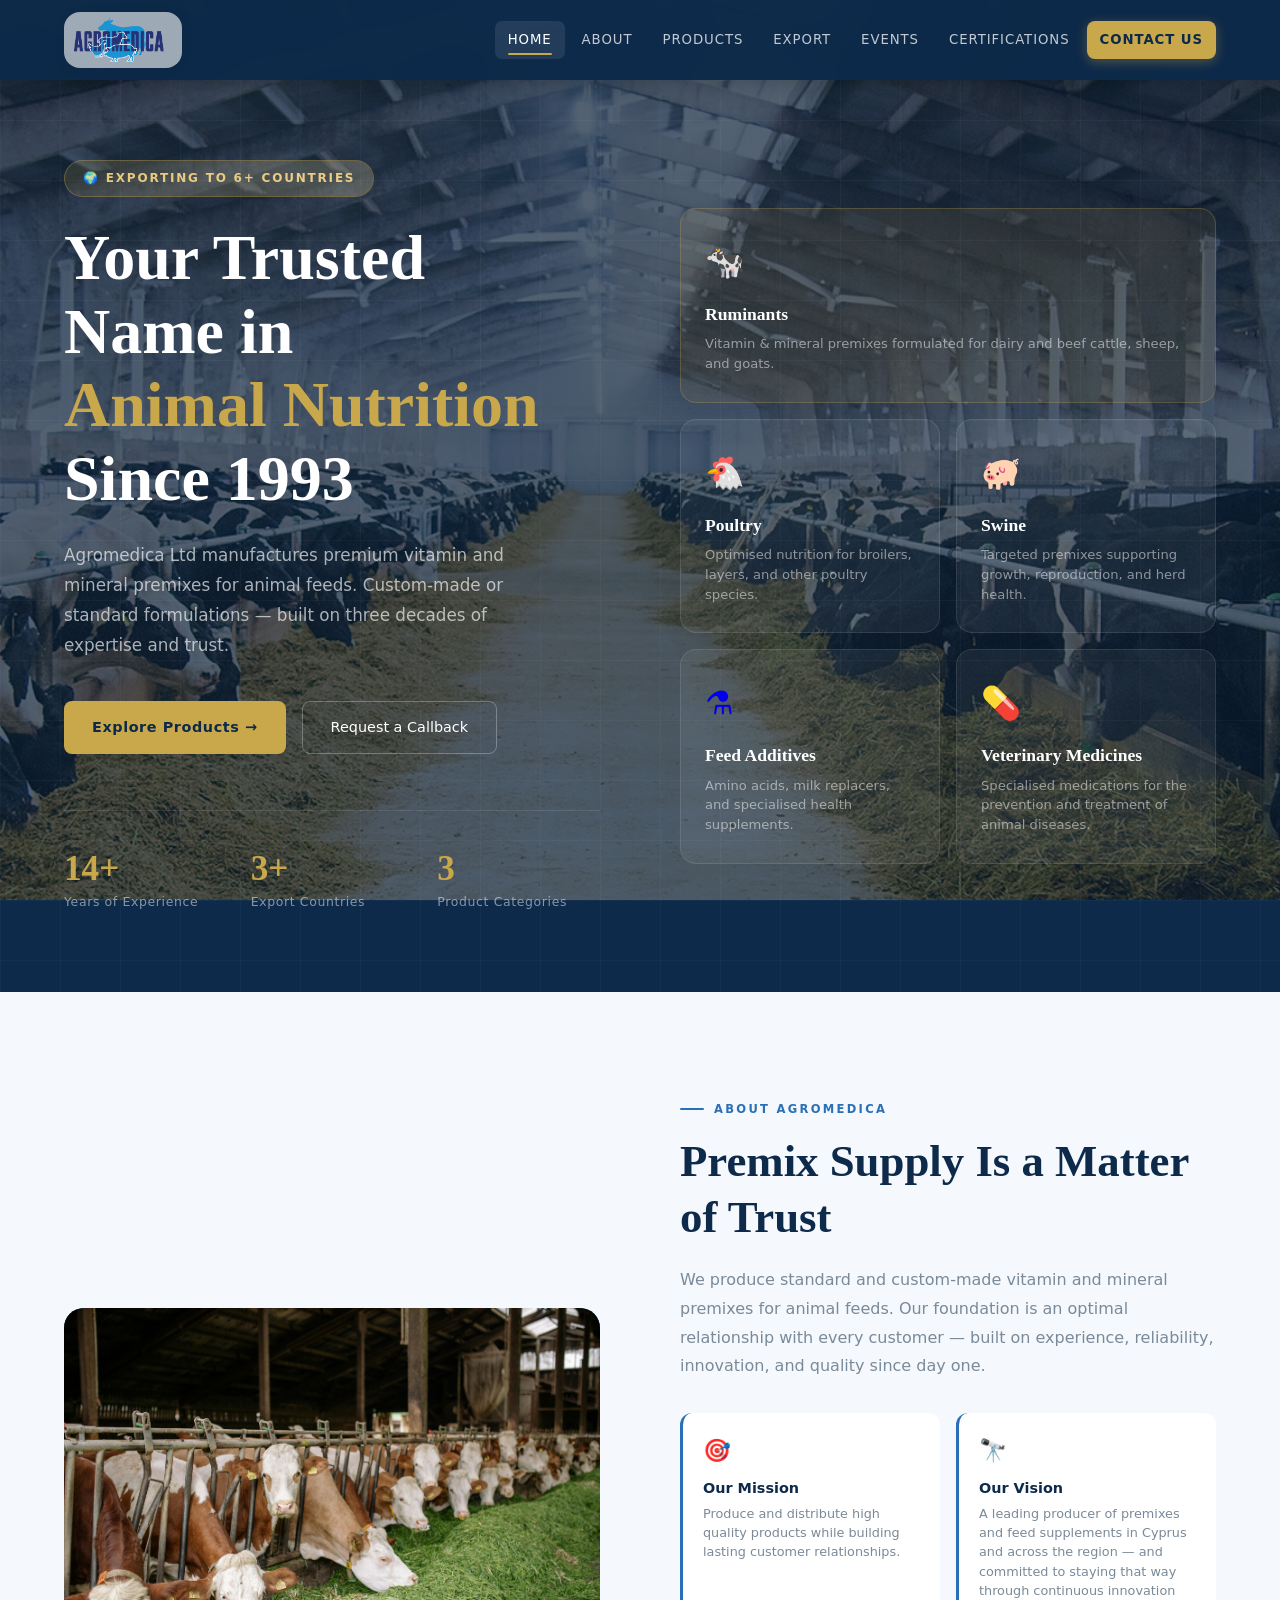
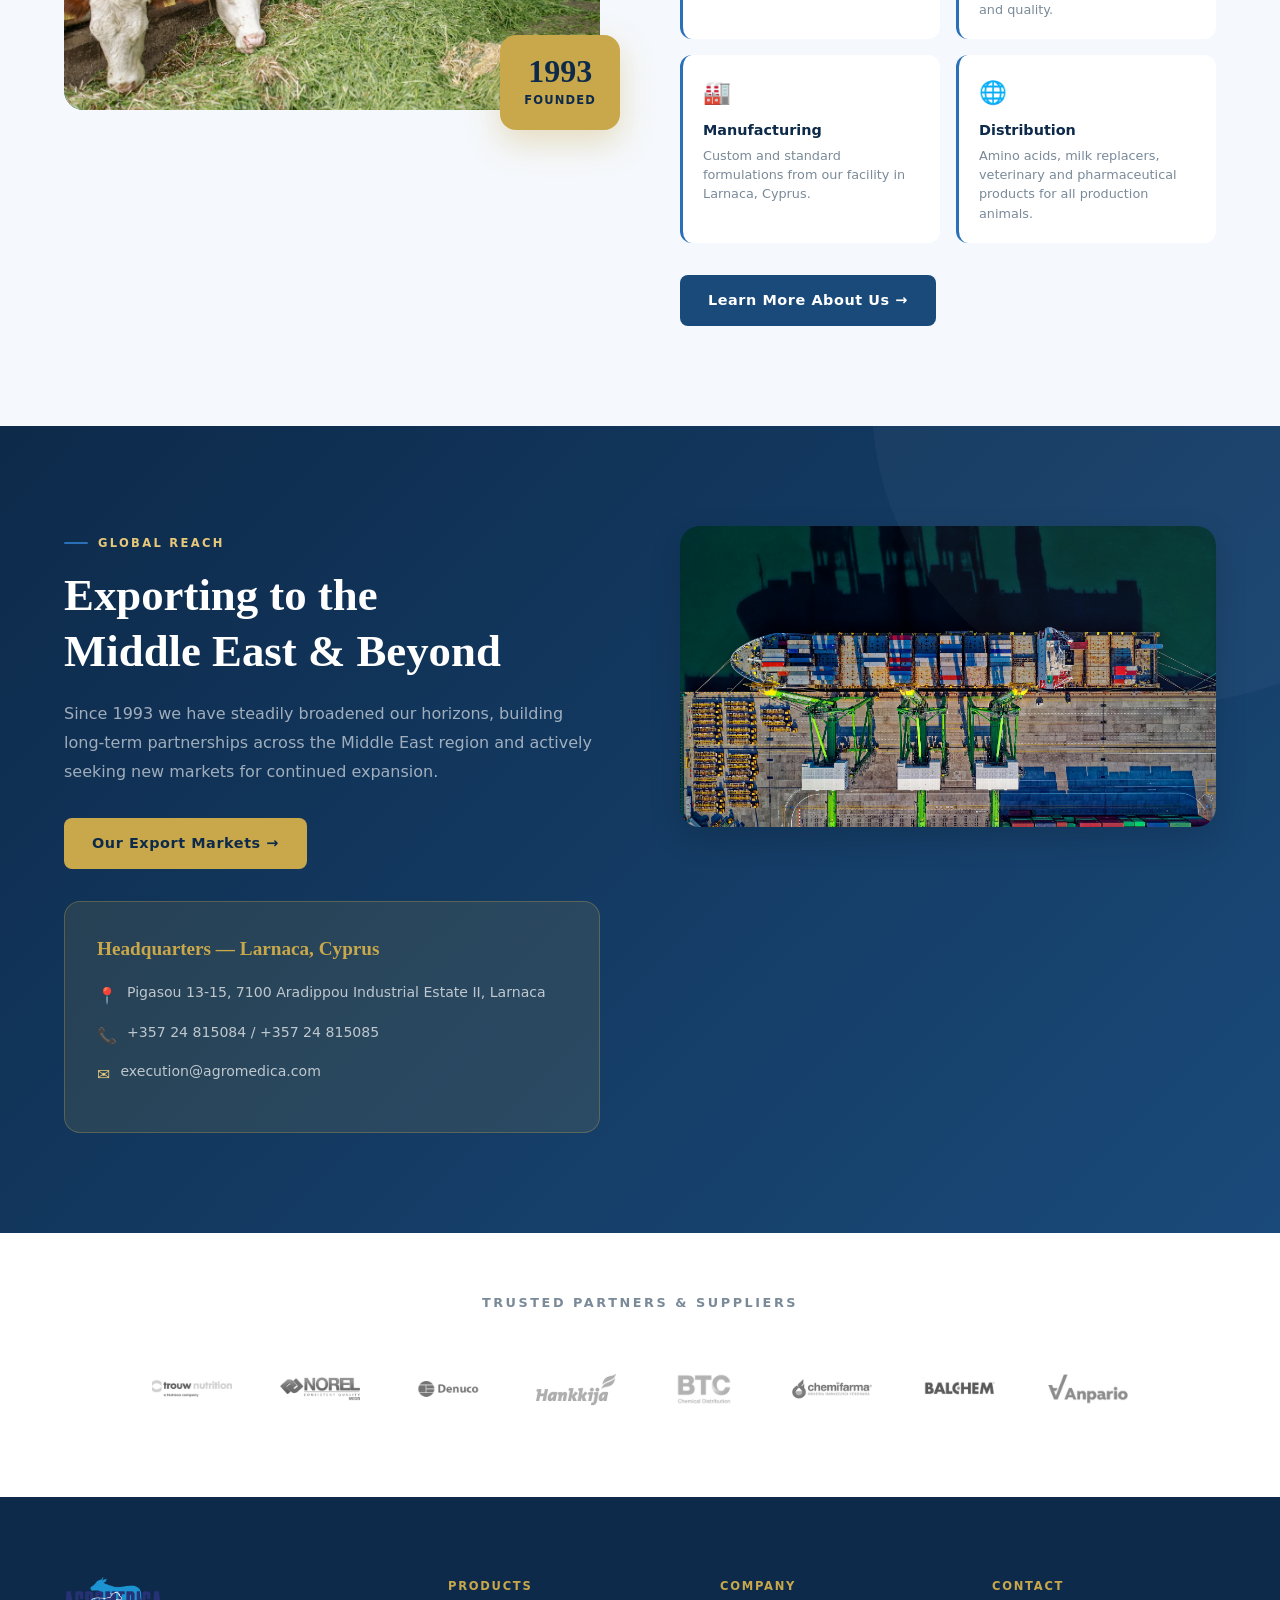
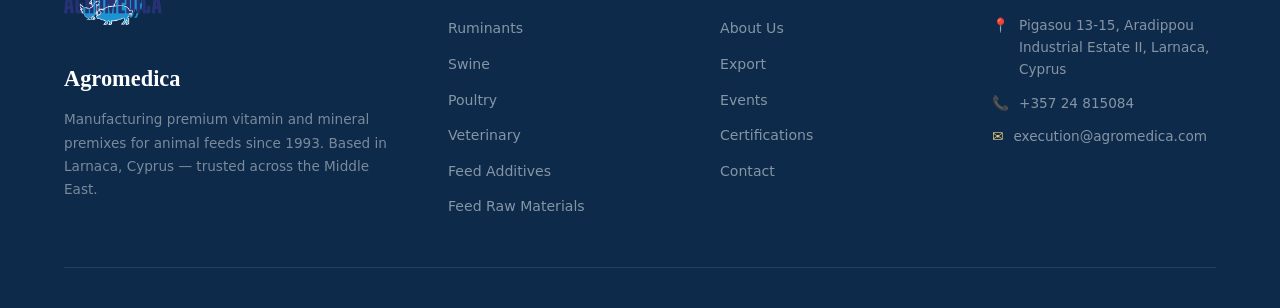
<file: index.html>
<!DOCTYPE html>
<html lang="en">
<head>
  <meta charset="UTF-8">
  <meta name="viewport" content="width=device-width, initial-scale=1.0">
  <title>Agromedica — Animal Nutrition Since 1993</title>
  <style>
/* ── Playfair Display — works offline via system fallback ── */
:root {
  --blue-dark: #0d2a4a;
  --blue-mid: #1a4a7a;
  --blue-accent: #2970b8;
  --blue-light: #5a9fd4;
  --blue-pale: #e8f2fb;
  --gold: #c9a84c;
  --gold-light: #e8c87a;
  --cream: #f5f8fc;
  --white: #ffffff;
  --gray-100: #f0f4f8;
  --gray-200: #dde6ef;
  --gray-500: #7a8a99;
  --gray-700: #3d4f60;
  --gray-900: #111e2d;
  --font-display: Georgia, 'Times New Roman', serif;
  --font-body: -apple-system, BlinkMacSystemFont, 'Segoe UI', system-ui, sans-serif;
  --nav-h: 80px;
  --ease: cubic-bezier(0.4, 0, 0.2, 1);
  --transition: 0.3s var(--ease);
}

*, *::before, *::after { box-sizing: border-box; margin: 0; padding: 0; }
html { scroll-behavior: smooth; }
body { font-family: var(--font-body); font-size: 16px; color: var(--gray-900); background: var(--white); line-height: 1.6; overflow-x: hidden; }

/* ── KEYFRAMES ── */
@keyframes fadeUp { from { opacity:0; transform:translateY(40px); } to { opacity:1; transform:translateY(0); } }
@keyframes fadeIn { from { opacity:0; } to { opacity:1; } }
@keyframes slideInLeft { from { opacity:0; transform:translateX(-60px); } to { opacity:1; transform:translateX(0); } }
@keyframes slideInRight { from { opacity:0; transform:translateX(60px); } to { opacity:1; transform:translateX(0); } }
@keyframes shimmer { 0% { background-position:-200% center; } 100% { background-position:200% center; } }
@keyframes float { 0%,100% { transform:translateY(0); } 50% { transform:translateY(-14px); } }
@keyframes spin-slow { from { transform:rotate(0deg); } to { transform:rotate(360deg); } }
@keyframes nav-drop { from { opacity:0; transform:translateY(-100%); } to { opacity:1; transform:translateY(0); } }
@keyframes particle { 0% { transform:translateY(0) rotate(0deg); opacity:.6; } 100% { transform:translateY(-100vh) rotate(720deg); opacity:0; } }
@keyframes gradient-shift { 0%,100% { background-position:0% 50%; } 50% { background-position:100% 50%; } }
@keyframes bar-grow { from { transform:scaleX(0); } to { transform:scaleX(1); } }
@keyframes pulse { 0%,100% { box-shadow:0 0 0 0 rgba(201,168,76,0.4); } 50% { box-shadow:0 0 0 12px rgba(201,168,76,0); } }

/* ── SCROLL REVEAL ── */
/* Reveal: only hide if JS adds .js-reveal-ready to <body> */
body.js-reveal-ready /* Reveal: only hide if JS adds .js-reveal-ready to <body> */
body.js-reveal-ready .reveal { opacity:0; transform:translateY(28px); transition:opacity .6s var(--ease), transform .6s var(--ease); }
body.js-reveal-ready .reveal.visible { opacity:1; transform:translateY(0); }
body.js-reveal-ready .reveal-left { opacity:0; transform:translateX(-40px); transition:opacity .6s var(--ease), transform .6s var(--ease); }
body.js-reveal-ready .reveal-left.visible { opacity:1; transform:translateX(0); }
body.js-reveal-ready .reveal-right { opacity:0; transform:translateX(40px); transition:opacity .6s var(--ease), transform .6s var(--ease); }
body.js-reveal-ready .reveal-right.visible { opacity:1; transform:translateX(0); }
.delay-1 { transition-delay:.1s!important; } .delay-2 { transition-delay:.2s!important; }
.delay-3 { transition-delay:.3s!important; } .delay-4 { transition-delay:.4s!important; }
.delay-5 { transition-delay:.5s!important; }

/* ── NAV ── */
nav {
  position:fixed; top:0; left:0; right:0; height:var(--nav-h);
  background:rgba(13,42,74,0.97);
  backdrop-filter:blur(16px); -webkit-backdrop-filter:blur(16px);
  display:flex; align-items:center; justify-content:space-between;
  padding:0 5%; z-index:1000;
  box-shadow:0 2px 24px rgba(0,0,0,0.25);
  animation:nav-drop .6s var(--ease) both;
}
.nav-logo {
  display:flex;
  align-items:center;
  gap:12px;
  text-decoration:none;
  transition:opacity var(--transition);
  background:rgba(255,255,255,0.6);
  padding:6px 18px 6px 10px;
  border-radius:16px;
  box-shadow:0 2px 12px rgba(0,0,0,0.07);
 }
.nav-logo:hover { opacity:.85; }
.nav-logo-icon {
  width:44px; height:44px; background:var(--gold); border-radius:10px;
  display:grid; place-items:center; font-size:20px;
  transition:transform var(--transition), box-shadow var(--transition);
}
.nav-logo:hover .nav-logo-icon { transform:rotate(-8deg) scale(1.1); box-shadow:0 6px 18px rgba(201,168,76,.5); }
.nav-logo-text { font-family:var(--font-display); font-size:1.4rem; font-weight:700; color:var(--white); letter-spacing:.02em; display:block; }
.nav-logo-sub { display:block; font-size:.6rem; font-weight:400; letter-spacing:.18em; text-transform:uppercase; color:var(--gold-light); line-height:1; }
.nav-links { display:flex; align-items:center; gap:4px; list-style:none; }
.nav-links li { opacity:0; animation:fadeIn .4s var(--ease) forwards; }
.nav-links li:nth-child(1){animation-delay:.15s} .nav-links li:nth-child(2){animation-delay:.22s}
.nav-links li:nth-child(3){animation-delay:.29s} .nav-links li:nth-child(4){animation-delay:.36s}
.nav-links li:nth-child(5){animation-delay:.43s} .nav-links li:nth-child(6){animation-delay:.5s}
.nav-links li:nth-child(7){animation-delay:.57s}
.nav-links a {
  font-size:.83rem; font-weight:500; letter-spacing:.07em; text-transform:uppercase;
  color:rgba(255,255,255,.75); text-decoration:none;
  padding:8px 13px; border-radius:7px; display:block; position:relative;
  transition:color var(--transition), background var(--transition);
}
.nav-links a::after {
  content:''; position:absolute; bottom:4px; left:13px; right:13px;
  height:2px; background:var(--gold); border-radius:2px;
  transform:scaleX(0); transform-origin:center;
  transition:transform var(--transition);
}
.nav-links a:hover, .nav-links a.active { color:var(--white); background:rgba(255,255,255,.09); }
.nav-links a:hover::after, .nav-links a.active::after { transform:scaleX(1); }
.nav-cta { background:var(--gold)!important; color:var(--blue-dark)!important; font-weight:700!important; border-radius:8px!important; box-shadow:0 3px 12px rgba(201,168,76,.35)!important; }
.nav-cta:hover { background:var(--gold-light)!important; transform:translateY(-2px)!important; box-shadow:0 6px 20px rgba(201,168,76,.5)!important; }
.nav-cta::after { display:none!important; }
.hamburger { display:none; flex-direction:column; gap:5px; cursor:pointer; padding:8px; border:none; background:transparent; }
.hamburger span { display:block; width:24px; height:2px; background:var(--white); border-radius:2px; transition:var(--transition); }

/* ── HERO ── */
.hero { min-height:100vh; padding-top:var(--nav-h); position:relative; display:flex; align-items:center; overflow:hidden; background:var(--blue-dark); }
.hero-bg {
  position:absolute; inset:0;
  background: linear-gradient(rgba(13,42,74,0.5), rgba(13,42,74,0.5)), url('images/slider-1.jpg') center/cover no-repeat;
  background-size: cover; background-position: center; background-attachment: fixed;
}
.hero-particles { position:absolute; inset:0; overflow:hidden; pointer-events:none; }
.hero-particles span { position:absolute; bottom:-20px; width:6px; height:6px; border-radius:50%; background:rgba(201,168,76,.4); animation:particle linear infinite; }
.hero-particles span:nth-child(1){left:10%;animation-duration:14s;animation-delay:0s;width:4px;height:4px}
.hero-particles span:nth-child(2){left:25%;animation-duration:18s;animation-delay:2s;width:7px;height:7px;background:rgba(90,159,212,.3)}
.hero-particles span:nth-child(3){left:40%;animation-duration:12s;animation-delay:4s;width:3px;height:3px}
.hero-particles span:nth-child(4){left:60%;animation-duration:20s;animation-delay:1s;width:8px;height:8px;background:rgba(90,159,212,.25)}
.hero-particles span:nth-child(5){left:75%;animation-duration:16s;animation-delay:3s;width:5px;height:5px}
.hero-particles span:nth-child(6){left:88%;animation-duration:11s;animation-delay:5s;width:3px;height:3px;background:rgba(232,200,122,.5)}
.hero-grid {
  position:absolute; inset:0;
  background-image:linear-gradient(rgba(255,255,255,.03) 1px,transparent 1px),linear-gradient(90deg,rgba(255,255,255,.03) 1px,transparent 1px);
  background-size:60px 60px; animation:fadeIn 2s ease both .8s; opacity:0;
}
.hero-content {
  position:relative; z-index:2; max-width:1280px; margin:0 auto;
  padding:80px 5%; display:grid; grid-template-columns:1fr 1fr; gap:80px; align-items:center; width:100%;
}
.hero-badge {
  display:inline-flex; align-items:center; gap:8px;
  background:rgba(201,168,76,.15); border:1px solid rgba(201,168,76,.35);
  color:var(--gold-light); font-size:.75rem; font-weight:600; letter-spacing:.15em; text-transform:uppercase;
  padding:8px 18px; border-radius:100px; margin-bottom:24px;
  animation:fadeUp .7s var(--ease) both .3s; position:relative; overflow:hidden;
}
.hero-badge::after { content:''; position:absolute; inset:0; background:linear-gradient(90deg,transparent,rgba(255,255,255,.12),transparent); background-size:200% 100%; animation:shimmer 2.5s ease infinite; }
.hero-title { font-family:var(--font-display); font-size:clamp(2.4rem,5vw,4rem); font-weight:700; color:var(--white); line-height:1.15; margin-bottom:24px; animation:fadeUp .7s var(--ease) both .5s; }
.hero-title em { font-style:normal; color:var(--gold); }
.hero-desc { font-size:1.05rem; color:rgba(255,255,255,.65); line-height:1.8; margin-bottom:40px; max-width:480px; animation:fadeUp .7s var(--ease) both .65s; }
.hero-actions { display:flex; gap:16px; flex-wrap:wrap; animation:fadeUp .7s var(--ease) both .8s; }
.hero-stats { display:grid; grid-template-columns:repeat(3,1fr); gap:24px; margin-top:56px; padding-top:40px; border-top:1px solid rgba(255,255,255,.1); animation:fadeUp .7s var(--ease) both .95s; }
.hero-stat-num { font-family:var(--font-display); font-size:2.2rem; font-weight:700; color:var(--gold); line-height:1; }
.hero-stat-label { font-size:.78rem; color:rgba(255,255,255,.5); font-weight:400; letter-spacing:.05em; margin-top:6px; }
.hero-visual { animation:slideInRight .9s var(--ease) both .6s; }
.hero-cards { display:grid; grid-template-columns:1fr 1fr; gap:16px; }
.hero-card { background:rgba(255,255,255,.06); border:1px solid rgba(255,255,255,.1); border-radius:16px; padding:28px 24px; transition:background var(--transition),border-color var(--transition),transform .4s var(--ease),box-shadow .4s var(--ease); text-decoration:none; display:block; overflow:hidden; }
.hero-card:hover { background:rgba(255,255,255,.11); border-color:rgba(201,168,76,.45); transform:translateY(-8px); box-shadow:0 20px 48px rgba(0,0,0,.3); }
.hero-card:first-child { grid-column:1/-1; background:rgba(201,168,76,.1); border-color:rgba(201,168,76,.25); }
.hero-card:first-child:hover { background:rgba(201,168,76,.17); border-color:rgba(201,168,76,.55); }
.hero-card-icon { font-size:2rem; margin-bottom:12px; transition:transform .4s var(--ease); }
.hero-card:hover .hero-card-icon { transform:scale(1.05) rotate(-5deg); }
.hero-card-title { font-family:var(--font-display); font-size:1.1rem; font-weight:600; color:var(--white); margin-bottom:6px; }
.hero-card-desc { font-size:.82rem; color:rgba(255,255,255,.5); line-height:1.5; }

/* ── BUTTONS ── */
.btn-primary { display:inline-flex; align-items:center; gap:8px; background:var(--gold); color:var(--blue-dark); font-family:var(--font-body); font-weight:700; font-size:.9rem; letter-spacing:.04em; padding:14px 28px; border-radius:8px; text-decoration:none; transition:background var(--transition),transform var(--transition),box-shadow var(--transition); border:none; cursor:pointer; }
.btn-primary:hover { background:var(--gold-light); transform:translateY(-3px); box-shadow:0 10px 28px rgba(201,168,76,.4); }
.btn-primary:active { transform:translateY(-1px); }
.btn-outline { display:inline-flex; align-items:center; gap:8px; background:transparent; color:var(--white); font-family:var(--font-body); font-weight:500; font-size:.9rem; padding:14px 28px; border-radius:8px; text-decoration:none; border:1.5px solid rgba(255,255,255,.28); transition:border-color var(--transition),background var(--transition),transform var(--transition); cursor:pointer; }
.btn-outline:hover { border-color:rgba(255,255,255,.65); background:rgba(255,255,255,.07); transform:translateY(-2px); }

/* ── SECTIONS ── */
.section { padding:100px 5%; }
.section-inner { max-width:1280px; margin:0 auto; }
.section-label { display:inline-flex; align-items:center; gap:10px; font-size:.72rem; font-weight:700; letter-spacing:.2em; text-transform:uppercase; color:var(--blue-accent); margin-bottom:16px; }
.section-label::before { content:''; width:24px; height:2px; background:var(--blue-accent); border-radius:2px; display:block; transform-origin:left; }
.section-title { font-family:var(--font-display); font-size:clamp(1.8rem,3.5vw,2.8rem); font-weight:700; color:var(--blue-dark); line-height:1.25; margin-bottom:20px; }
.section-title.light { color:var(--white); }
.section-desc { font-size:1rem; color:var(--gray-500); line-height:1.8; max-width:600px; }

/* ── ABOUT ── */
.about-strip { background:var(--cream); }
.about-grid { display:grid; grid-template-columns:1fr 1fr; gap:80px; align-items:center; }
.about-image-wrap { position:relative; }
.about-image-placeholder {
  width:100%;
  aspect-ratio:4/3;
  border-radius:20px;
  overflow:hidden;
  position:relative;
  background:linear-gradient(135deg,var(--blue-mid),var(--blue-accent));
  transition:transform .6s var(--ease),box-shadow .6s var(--ease);
}
.about-image-placeholder img {
  width:100%;
  height:100%;
  object-fit:cover;
  display:block;
  position:absolute;
  inset:0;
}
.about-image-placeholder:hover { transform:scale(1.02) rotate(.5deg); box-shadow:0 24px 60px rgba(13,42,74,.2); }
.about-badge { position:absolute; bottom:-20px; right:-20px; background:var(--gold); color:var(--blue-dark); border-radius:16px; padding:20px 24px; text-align:center; box-shadow:0 12px 32px rgba(201,168,76,.35); animation:float 4s ease-in-out infinite; }
.about-badge-num { font-family:var(--font-display); font-size:2rem; font-weight:900; line-height:1; }
.about-badge-text { font-size:.72rem; font-weight:600; letter-spacing:.1em; text-transform:uppercase; margin-top:4px; }
.about-pillars { display:grid; grid-template-columns:1fr 1fr; gap:16px; margin-top:32px; }
.pillar { background:var(--white); border-radius:12px; padding:20px; border-left:3px solid var(--blue-accent); transition:transform var(--transition),box-shadow var(--transition),border-color var(--transition); }
.pillar:hover { transform:translateX(5px); box-shadow:0 8px 24px rgba(13,42,74,.1); border-color:var(--gold); }
.pillar-icon { font-size:1.4rem; margin-bottom:8px; transition:transform var(--transition); }
.pillar:hover .pillar-icon { transform:scale(1.1); }
.pillar-title { font-weight:600; font-size:.9rem; color:var(--blue-dark); margin-bottom:4px; }
.pillar-text { font-size:.8rem; color:var(--gray-500); line-height:1.5; }

/* ── PRODUCTS ── */
.products-section { background:var(--white); }
.product-filters { display:flex; gap:10px; flex-wrap:wrap; margin:32px 0; }
.filter-btn { padding:8px 18px; border-radius:100px; border:1.5px solid var(--gray-200); background:transparent; font-family:var(--font-body); font-size:.82rem; font-weight:500; color:var(--gray-700); cursor:pointer; transition:background var(--transition),border-color var(--transition),color var(--transition),transform var(--transition); }
.filter-btn:hover { transform:translateY(-2px); }
.filter-btn:hover,.filter-btn.active { background:var(--blue-mid); border-color:var(--blue-mid); color:var(--white); }
.products-grid { display:grid; grid-template-columns:repeat(auto-fill,minmax(300px,1fr)); gap:24px; }
.product-card { background:var(--cream); border-radius:16px; overflow:hidden; border:1px solid var(--gray-200); transition:transform .4s var(--ease),box-shadow .4s var(--ease),border-color var(--transition); text-decoration:none; display:block; }
.product-card:hover { transform:translateY(-8px) scale(1.01); box-shadow:0 24px 52px rgba(13,42,74,.13); border-color:var(--blue-light); }
.product-card-header { padding:32px; display:flex; align-items:center; gap:16px; }
.product-icon { width:60px; height:60px; border-radius:12px; display:grid; place-items:center; font-size:1.8rem; flex-shrink:0; transition:transform .4s var(--ease); }
.product-card:hover .product-icon { transform:rotate(-8deg) scale(1.15); }
.product-card-body { padding:0 32px 32px; }
.product-category { font-size:.7rem; font-weight:700; letter-spacing:.15em; text-transform:uppercase; color:var(--blue-accent); margin-bottom:6px; }
.product-name { font-family:var(--font-display); font-size:1.15rem; font-weight:600; color:var(--blue-dark); margin-bottom:10px; line-height:1.3; }
.product-desc { font-size:.85rem; color:var(--gray-500); line-height:1.6; }
.product-tag { display:inline-block; margin-top:14px; font-size:.75rem; font-weight:600; color:var(--blue-accent); background:rgba(41,112,184,.1); border-radius:100px; padding:4px 12px; transition:background var(--transition),color var(--transition); }
.product-card:hover .product-tag { background:var(--blue-accent); color:var(--white); }

/* ── EXPORT ── */
.export-section { background:linear-gradient(135deg,var(--blue-dark) 0%,var(--blue-mid) 100%); position:relative; overflow:hidden; }
.export-section::before { content:''; position:absolute; top:-40%; right:-15%; width:600px; height:600px; border-radius:50%; background:rgba(255,255,255,.03); animation:spin-slow 40s linear infinite; pointer-events:none; }
.export-grid { display:grid; grid-template-columns:1fr 1fr; gap:80px; align-items:start; }
.export-countries { display:grid; grid-template-columns:1fr 1fr; gap:14px; margin-top:32px; }
.country-card { background:rgba(255,255,255,.07); border:1px solid rgba(255,255,255,.12); border-radius:12px; padding:18px 20px; display:flex; align-items:center; gap:12px; transition:background var(--transition),border-color var(--transition),transform var(--transition); cursor:default; }
.country-card:hover { background:rgba(255,255,255,.13); border-color:rgba(201,168,76,.45); transform:translateX(5px); }
.country-flag { font-size:1.6rem; transition:transform var(--transition); }
.country-card:hover .country-flag { transform:scale(1.2); }
.country-name { font-weight:600; font-size:.9rem; color:var(--white); }
.country-detail { font-size:.75rem; color:rgba(255,255,255,.5); margin-top:2px; }
.hq-card { background:rgba(201,168,76,.12); border:1px solid rgba(201,168,76,.3); border-radius:16px; padding:32px; margin-top:32px; transition:background var(--transition),border-color var(--transition); }
.hq-card:hover { background:rgba(201,168,76,.18); border-color:rgba(201,168,76,.5); }
.hq-card h4 { font-family:var(--font-display); font-size:1.2rem; color:var(--gold); margin-bottom:16px; }
.hq-detail { display:flex; align-items:flex-start; gap:10px; margin-bottom:12px; font-size:.88rem; color:rgba(255,255,255,.7); }
.hq-icon { font-size:1rem; flex-shrink:0; margin-top:2px; color:var(--gold-light); }

/* ── EVENTS ── */
.events-section { background:var(--gray-100); }
.events-tabs { display:flex; margin:32px 0; border-radius:10px; overflow:hidden; border:1.5px solid var(--gray-200); width:fit-content; }
.events-tab { padding:10px 24px; font-family:var(--font-body); font-size:.85rem; font-weight:600; border:none; background:var(--white); color:var(--gray-500); cursor:pointer; transition:background var(--transition),color var(--transition); }
.events-tab.active { background:var(--blue-mid); color:var(--white); }
.events-tab:hover:not(.active) { background:var(--gray-200); }
.events-grid { display:grid; grid-template-columns:repeat(auto-fill,minmax(340px,1fr)); gap:24px; }
.event-card { background:var(--white); border-radius:16px; overflow:hidden; border:1px solid var(--gray-200); transition:transform .4s var(--ease),box-shadow .4s var(--ease); display:flex; flex-direction:column; }
.event-card:hover { transform:translateY(-6px); box-shadow:0 20px 48px rgba(13,42,74,.12); }
.event-card-banner { height:6px; background:var(--blue-accent); }
.event-card-banner.upcoming { background:var(--gold); }
.event-card-banner.past { background:var(--gray-500); }
.event-card-body { padding:28px; flex:1; }
.event-date-badge { display:inline-flex; align-items:center; gap:6px; font-size:.75rem; font-weight:700; letter-spacing:.1em; text-transform:uppercase; padding:6px 12px; border-radius:100px; margin-bottom:16px; }
.event-date-badge.upcoming { background:rgba(201,168,76,.12); color:#1a5a8a; }
.event-date-badge.past { background:var(--gray-200); color:var(--gray-500); }
.event-name { font-family:var(--font-display); font-size:1.2rem; font-weight:700; color:var(--blue-dark); margin-bottom:8px; line-height:1.3; }
.event-location { font-size:.85rem; color:var(--gray-500); display:flex; align-items:center; gap:6px; margin-bottom:12px; }
.event-desc { font-size:.85rem; color:var(--gray-700); line-height:1.6; }
.event-card-footer { padding:16px 28px; border-top:1px solid var(--gray-200); display:flex; align-items:center; justify-content:space-between; }
.event-type-tag { font-size:.72rem; font-weight:600; letter-spacing:.1em; text-transform:uppercase; color:var(--blue-accent); }
.event-link { font-size:.82rem; font-weight:600; color:var(--blue-mid); text-decoration:none; display:flex; align-items:center; gap:4px; transition:color var(--transition),gap var(--transition); }
.event-link:hover { color:var(--gold); gap:8px; }

/* ── PARTNERS ── */
.partners-section { background:var(--white); padding:60px 5%; }
.partners-inner { max-width:1280px; margin:0 auto; text-align:center; }
.partners-title { font-size:.8rem; font-weight:700; letter-spacing:.2em; text-transform:uppercase; color:var(--gray-500); margin-bottom:36px; }
.partners-logos { display:flex; align-items:center; justify-content:center; gap:48px; flex-wrap:wrap; }
.partner-logo { height:80px; max-width:220px; opacity:.7; filter:grayscale(1); transition:opacity .4s var(--ease),filter .4s var(--ease),transform .4s var(--ease); object-fit:contain; cursor:pointer; }
.partner-logo:hover { opacity:1; filter:grayscale(0); transform:scale(1.22) translateY(-10px); }

/* ── FOOTER ── */
footer { background:var(--blue-dark); padding:80px 5% 40px; }
.footer-inner { max-width:1280px; margin:0 auto; }
.footer-grid { display:grid; grid-template-columns:1.5fr 1fr 1fr 1fr; gap:48px; padding-bottom:48px; border-bottom:1px solid rgba(255,255,255,.1); }
.footer-brand-name { font-family:var(--font-display); font-size:1.4rem; font-weight:700; color:var(--white); margin:16px 0 12px; }
.footer-brand-desc { font-size:.85rem; color:rgba(255,255,255,.45); line-height:1.7; }
.footer-col-title { font-size:.72rem; font-weight:700; letter-spacing:.15em; text-transform:uppercase; color:var(--gold); margin-bottom:20px; }
.footer-links { list-style:none; display:flex; flex-direction:column; gap:10px; }
.footer-links a { font-size:.88rem; color:rgba(255,255,255,.5); text-decoration:none; transition:color var(--transition),padding-left var(--transition); }
.footer-links a:hover { color:var(--white); padding-left:6px; }
.footer-contact-item { display:flex; gap:10px; margin-bottom:12px; font-size:.85rem; color:rgba(255,255,255,.5); }
.footer-contact-icon { color:var(--gold-light); flex-shrink:0; }
.footer-bottom { display:flex; align-items:center; justify-content:space-between; padding-top:32px; font-size:.8rem; color:rgba(255,255,255,.3); flex-wrap:wrap; gap:12px; }

/* ── PAGE HEADER ── */
.page-header { padding:calc(var(--nav-h) + 60px) 5% 80px; background:linear-gradient(135deg,var(--blue-dark) 0%,var(--blue-mid) 100%); position:relative; overflow:hidden; }
.page-header::before { content:''; position:absolute; inset:0; background:radial-gradient(ellipse 70% 70% at 80% 50%,rgba(201,168,76,.08),transparent 60%),linear-gradient(rgba(255,255,255,.02) 1px,transparent 1px),linear-gradient(90deg,rgba(255,255,255,.02) 1px,transparent 1px); background-size:auto,50px 50px,50px 50px; }
.page-header-inner { max-width:1280px; margin:0 auto; position:relative; z-index:1; }
.page-header-title { font-family:var(--font-display); font-size:clamp(2rem,5vw,3.5rem); font-weight:700; color:var(--white); margin-bottom:16px; animation:slideInLeft .7s var(--ease) both .2s; }
.page-header-desc { font-size:1.05rem; color:rgba(255,255,255,.6); max-width:580px; line-height:1.7; animation:slideInLeft .7s var(--ease) both .35s; }
.breadcrumb { display:flex; align-items:center; gap:8px; font-size:.8rem; color:rgba(255,255,255,.4); margin-bottom:20px; animation:fadeIn .6s var(--ease) both .1s; }
.breadcrumb a { color:var(--gold-light); text-decoration:none; transition:color var(--transition); }
.breadcrumb a:hover { color:var(--gold); }

/* ── CERTS ── */
.certs-grid { display:grid; grid-template-columns:repeat(auto-fill,minmax(260px,1fr)); gap:24px; margin-top:40px; }
.cert-card { background:var(--cream); border:1px solid var(--gray-200); border-radius:16px; padding:32px; text-align:center; transition:transform .4s var(--ease),box-shadow .4s var(--ease),border-color var(--transition); }
.cert-card:hover { transform:translateY(-6px) scale(1.02); box-shadow:0 16px 40px rgba(13,42,74,.1); border-color:var(--blue-light); }
.cert-icon { font-size:2.5rem; margin-bottom:16px; transition:transform .4s var(--ease); }
.cert-card:hover .cert-icon { transform:rotate(-10deg) scale(1.3); }
.cert-name { font-family:var(--font-display); font-size:1.1rem; font-weight:600; color:var(--blue-dark); margin-bottom:8px; }
.cert-desc { font-size:.82rem; color:var(--gray-500); line-height:1.6; }

/* ── CONTACT ── */
.contact-grid { display:grid; grid-template-columns:1fr 1.4fr; gap:64px; align-items:start; }
.contact-form { background:var(--cream); border-radius:20px; padding:48px; }
.form-row { display:grid; grid-template-columns:1fr 1fr; gap:20px; }
.form-group { margin-bottom:20px; }
.form-group label { display:block; font-size:.82rem; font-weight:600; color:var(--blue-dark); margin-bottom:8px; }
.form-group input,.form-group select,.form-group textarea { width:100%; padding:12px 16px; border:1.5px solid var(--gray-200); border-radius:8px; font-family:var(--font-body); font-size:.9rem; color:var(--gray-900); background:var(--white); transition:border-color var(--transition),box-shadow var(--transition); outline:none; }
.form-group input:focus,.form-group select:focus,.form-group textarea:focus { border-color:var(--blue-accent); box-shadow:0 0 0 3px rgba(41,112,184,.12); }
.form-group textarea { resize:vertical; min-height:120px; }

/* ── RESPONSIVE ── */
@media (max-width:1024px) {
  .hero-content,.about-grid,.export-grid,.contact-grid { grid-template-columns:1fr; gap:48px; }
  .footer-grid { grid-template-columns:1fr 1fr; }
}



.nav-logo-img {
  height: 44px;
  width: auto;
  object-fit: contain;
  display: block;
  transition: opacity 0.3s ease;
}
.nav-logo:hover .nav-logo-img { opacity: 0.85; }
/* Remove old icon styles that no longer apply */
.nav-logo-icon { display: none; }
.nav-logo-text { display: none; }
.nav-logo-sub  { display: none; }


/* ── OVERFLOW FIX: prevent hover transforms from causing page overflow */
.about-strip, .section, .partners-section { overflow: hidden; }
.about-image-wrap { overflow: visible; }
.about-image-placeholder:hover { transform: scale(1.02); } /* remove rotate that causes overflow */
.pillar:hover { transform: translateX(3px); }
.country-card:hover { transform: translateX(3px); }
.hero-card:hover { transform: translateY(-6px); }
.product-card:hover { transform: translateY(-6px); }


.hamburger.active span:nth-child(1) { transform: translateY(7px) rotate(45deg); }
.hamburger.active span:nth-child(2) { opacity: 0; }
.hamburger.active span:nth-child(3) { transform: translateY(-7px) rotate(-45deg); }





@media (max-width:768px) {
  .nav-links { display:none !important; }
  .nav-links.open {
    display:flex !important;
    flex-direction:column;
    position:fixed;
    top:var(--nav-h); left:0; right:0;
    background:rgba(13,42,74,0.98);
    backdrop-filter:blur(20px);
    -webkit-backdrop-filter:blur(20px);
    padding:24px 5% 36px;
    border-top:1px solid rgba(255,255,255,0.12);
    gap:6px;
    z-index:999;
    box-shadow:0 16px 48px rgba(0,0,0,0.4);
    /* Smooth slide-down animation */
    transform-origin:top center;
    animation:menuSlideDown 0.28s cubic-bezier(0.4,0,0.2,1) both;
  }
  @keyframes menuSlideDown {
    from { opacity:0; transform:translateY(-12px) scaleY(0.95); }
    to   { opacity:1; transform:translateY(0) scaleY(1); }
  }
  .nav-links.open li { opacity:1 !important; animation:none !important; }
  .nav-links.open a {
    font-size:1rem; padding:13px 16px; border-radius:8px;
    border-bottom:1px solid rgba(255,255,255,0.06);
  }
  .nav-links.open a:last-child { border-bottom:none; }
  .hamburger { display:flex !important; }
  .hamburger span { transition:transform 0.3s ease, opacity 0.3s ease; }
  .hero-stats { grid-template-columns:1fr 1fr; }
  .about-pillars { grid-template-columns:1fr; }
  .export-countries { grid-template-columns:1fr; }
  .footer-grid { grid-template-columns:1fr; gap:32px; }
  .form-row { grid-template-columns:1fr; }
  .contact-form, .contact-form-wrap { padding:28px; }
}
</style>
</head>
<body>

<!-- NAV -->
<nav>
  <a href="index.html" class="nav-logo">
    <img src="images/agromedica-logo.png" alt="Agromedica" class="nav-logo-img">
  </a>
  <ul class="nav-links">
    <li><a href="index.html">Home</a></li>
    <li><a href="pages/about.html">About</a></li>
    <li><a href="pages/products.html">Products</a></li>
    <li><a href="pages/export.html">Export</a></li>
    <li><a href="pages/events.html">Events</a></li>
    <li><a href="pages/certifications.html">Certifications</a></li>
    <li><a href="pages/contact.html" class="nav-cta">Contact Us</a></li>
  </ul>
  <div class="hamburger" aria-label="Menu">
    <span></span><span></span><span></span>
  </div>
</nav>

<!-- HERO -->
<section class="hero">
  <div class="hero-bg"></div>
  <div class="hero-grid"></div>
  <div class="hero-content">
    <div>
      <div class="hero-badge fade-up">🌍 Exporting to 6+ Countries</div>
      <h1 class="hero-title fade-up">
        Your Trusted Name in<br><em>Animal Nutrition</em><br>Since 1993
      </h1>
      <p class="hero-desc fade-up">
        Agromedica Ltd manufactures premium vitamin and mineral premixes for animal feeds.
        Custom-made or standard formulations — built on three decades of expertise and trust.
      </p>
      <div class="hero-actions fade-up">
        <a href="pages/products.html" class="btn-primary">Explore Products →</a>
        <a href="pages/contact.html" class="btn-outline">Request a Callback</a>
      </div>
      <div class="hero-stats">
        <div>
          <div class="hero-stat-num"><span class="counter" data-target="30" data-suffix="+">30+</span></div>
          <div class="hero-stat-label">Years of Experience</div>
        </div>
        <div>
          <div class="hero-stat-num"><span class="counter" data-target="6" data-suffix="+">6+</span></div>
          <div class="hero-stat-label">Export Countries</div>
        </div>
        <div>
          <div class="hero-stat-num"><span class="counter" data-target="7" data-suffix="">7</span></div>
          <div class="hero-stat-label">Product Categories</div>
        </div>
      </div>
    </div>
    <div class="hero-visual">
      <div class="hero-cards">
        <a href="pages/products.html?cat=ruminants" class="hero-card">
          <div class="hero-card-icon">🐄</div>
          <div class="hero-card-title">Ruminants</div>
          <div class="hero-card-desc">Vitamin & mineral premixes formulated for dairy and beef cattle, sheep, and goats.</div>
        </a>
        <a href="pages/products.html?cat=poultry" class="hero-card">
          <div class="hero-card-icon">🐔</div>
          <div class="hero-card-title">Poultry</div>
          <div class="hero-card-desc">Optimised nutrition for broilers, layers, and other poultry species.</div>
        </a>
        <a href="pages/products.html?cat=swine" class="hero-card">
          <div class="hero-card-icon">🐖</div>
          <div class="hero-card-title">Swine</div>
          <div class="hero-card-desc">Targeted premixes supporting growth, reproduction, and herd health.</div>
        </a>
        <a href="pages/products.html?cat=feed-additives" class="hero-card">
          <div class="hero-card-icon">⚗️</div>
          <div class="hero-card-title">Feed Additives</div>
          <div class="hero-card-desc">Amino acids, milk replacers, and specialised health supplements.</div>
        </a>
        <a href="pages/products.html?cat=veterinary-medicines" class="hero-card">
          <div class="hero-card-icon">💊</div>
          <div class="hero-card-title">Veterinary Medicines</div>
          <div class="hero-card-desc">Specialised medications for the prevention and treatment of animal diseases.</div>
        </a>
      </div>
    </div>
  </div>
</section>

<!-- ABOUT STRIP -->
<section class="section about-strip" id="about">
  <div class="section-inner">
    <div class="about-grid">
      <div class="about-image-wrap reveal-left">
        <div class="about-image-placeholder"><img src="images/cows_feeding.jpg" alt="Agromedica livestock facility"></div>
        <div class="about-badge">
          <div class="about-badge-num">1993</div>
          <div class="about-badge-text">Founded</div>
        </div>
      </div>
      <div>
        <div class="section-label">About Agromedica</div>
        <h2 class="section-title">Premix Supply Is a Matter of Trust</h2>
        <p class="section-desc">
          We produce standard and custom-made vitamin and mineral premixes for animal feeds.
          Our foundation is an optimal relationship with every customer — built on experience,
          reliability, innovation, and quality since day one.
        </p>
        <div class="about-pillars">
          <div class="pillar reveal">
            <div class="pillar-icon">🎯</div>
            <div class="pillar-title">Our Mission</div>
            <div class="pillar-text">Produce and distribute high quality products while building lasting customer relationships.</div>
          </div>
          <div class="pillar reveal">
            <div class="pillar-icon">🔭</div>
            <div class="pillar-title">Our Vision</div>
            <div class="pillar-text">A leading producer of premixes and feed supplements in Cyprus and across the region — and committed to staying that way through continuous innovation and quality.</div>
          </div>
          <div class="pillar reveal">
            <div class="pillar-icon">🏭</div>
            <div class="pillar-title">Manufacturing</div>
            <div class="pillar-text">Custom and standard formulations from our facility in Larnaca, Cyprus.</div>
          </div>
          <div class="pillar reveal">
            <div class="pillar-icon">🌐</div>
            <div class="pillar-title">Distribution</div>
            <div class="pillar-text">Amino acids, milk replacers, veterinary and pharmaceutical products for all production animals.</div>
          </div>
        </div>
        <div style="margin-top:32px">
          <a href="pages/about.html" class="btn-primary" style="background:var(--blue-mid);color:#fff">Learn More About Us →</a>
        </div>
      </div>
    </div>
  </div>
</section>

<!-- EXPORT STRIP -->
<section class="section export-section">
  <div class="section-inner">
    <div class="export-grid">
      <div>
        <div class="section-label" style="color:var(--gold-light)">Global Reach</div>
        <h2 class="section-title light">Exporting to the<br>Middle East & Beyond</h2>
        <p class="section-desc" style="color:rgba(255,255,255,0.6)">
          Since 1993 we have steadily broadened our horizons, building long-term partnerships
          across the Middle East region and actively seeking new markets for continued expansion.
        </p>
        <div style="margin-top:32px">
          <a href="pages/export.html" class="btn-primary">Our Export Markets →</a>
        </div>
        <div class="hq-card">
          <h4>Headquarters — Larnaca, Cyprus</h4>
          <div class="hq-detail"><span class="hq-icon">📍</span> Pigasou 13-15, 7100 Aradippou Industrial Estate II, Larnaca</div>
          <div class="hq-detail"><span class="hq-icon">📞</span> +357 24 815084 / +357 24 815085</div>
          <div class="hq-detail"><span class="hq-icon">✉️</span>execution@agromedica.com</div>
        </div>
      </div>
      <div>
        <img src="images/cargo_ship_loading.jpg" alt="Cargo Ship Loading" style="width:100%; height:auto; border-radius:20px; box-shadow:0 12px 32px rgba(0,0,0,.15); transition:transform .4s var(--ease);">
        <style>
          .export-grid img:hover { transform:scale(1.02); }
        </style>
      </div>
    </div>
  </div>
</section>

<!-- PARTNERS -->
<section class="partners-section">
  <div class="partners-inner">
    <p class="partners-title">Trusted Partners & Suppliers</p>
    <div class="partners-logos">
      <a href="https://www.trouwnutrition.com/" target="_blank" rel="noopener"><img class="partner-logo" src="images/logo_trouw.jpg" alt="Trouw Nutrition"></a>
      <a href="https://www.norel.net/" target="_blank" rel="noopener"><img class="partner-logo" src="images/NorelLogo.jpg" alt="Norel"></a>
      <a href="https://www.denuco.com/" target="_blank" rel="noopener"><img class="partner-logo" src="images/denuco.jpg" alt="Denuco"></a>
      <a href="https://www.hankkija.fi/" target="_blank" rel="noopener"><img class="partner-logo" src="images/hankkija.jpg" alt="Hankkija"></a>
      <a href="https://www.btc-europe.com/en/" target="_blank" rel="noopener"><img class="partner-logo" src="images/csm_btc-logo_421d0e8f83.jpg" alt="BTC"></a>
      <a href="https://www.chemifarma.it/" target="_blank" rel="noopener"><img class="partner-logo" src="images/chemifarma.jpg" alt="Chemifarma"></a>
      <a href="https://www.balchem.com/" target="_blank" rel="noopener"><img class="partner-logo" src="images/balchem.jpg" alt="Balchem"></a>
      <a href="https://www.anpario.com/" target="_blank" rel="noopener"><img class="partner-logo" src="images/Anpario_Logo_300px.jpg" alt="Anpario"></a>
    </div>
  </div>
</section>

<!-- FOOTER -->
<footer>
  <div class="footer-inner">
    <div class="footer-grid">
      <div>
        <img src="images/agromedica-logo.png" alt="Agromedica" style="height:48px;object-fit:contain;margin-bottom:12px;">
        <div class="footer-brand-name">Agromedica</div>
        <div class="footer-brand-desc">Manufacturing premium vitamin and mineral premixes for animal feeds since 1993. Based in Larnaca, Cyprus — trusted across the Middle East.</div>
      </div>
      <div>
        <div class="footer-col-title">Products</div>
        <ul class="footer-links">
          <li><a href="pages/products.html">Ruminants</a></li>
          <li><a href="pages/products.html">Swine</a></li>
          <li><a href="pages/products.html">Poultry</a></li>
          <li><a href="pages/products.html">Veterinary</a></li>
          <li><a href="pages/products.html">Feed Additives</a></li>
          <li><a href="pages/products.html">Feed Raw Materials</a></li>
        </ul>
      </div>
      <div>
        <div class="footer-col-title">Company</div>
        <ul class="footer-links">
          <li><a href="pages/about.html">About Us</a></li>
          <li><a href="pages/export.html">Export</a></li>
          <li><a href="pages/events.html">Events</a></li>
          <li><a href="pages/certifications.html">Certifications</a></li>
          <li><a href="pages/contact.html">Contact</a></li>
        </ul>
      </div>
      <div>
        <div class="footer-col-title">Contact</div>
        <div class="footer-contact-item"><span class="footer-contact-icon">📍</span>Pigasou 13-15, Aradippou Industrial Estate II, Larnaca, Cyprus</div>
        <div class="footer-contact-item"><span class="footer-contact-icon">📞</span>+357 24 815084</div>
        <div class="footer-contact-item"><span class="footer-contact-icon">✉️</span>execution@agromedica.com</div>
    </div>
  </div>
</footer>
<script src="js/main.js"></script>
</body>
</html>
</file>
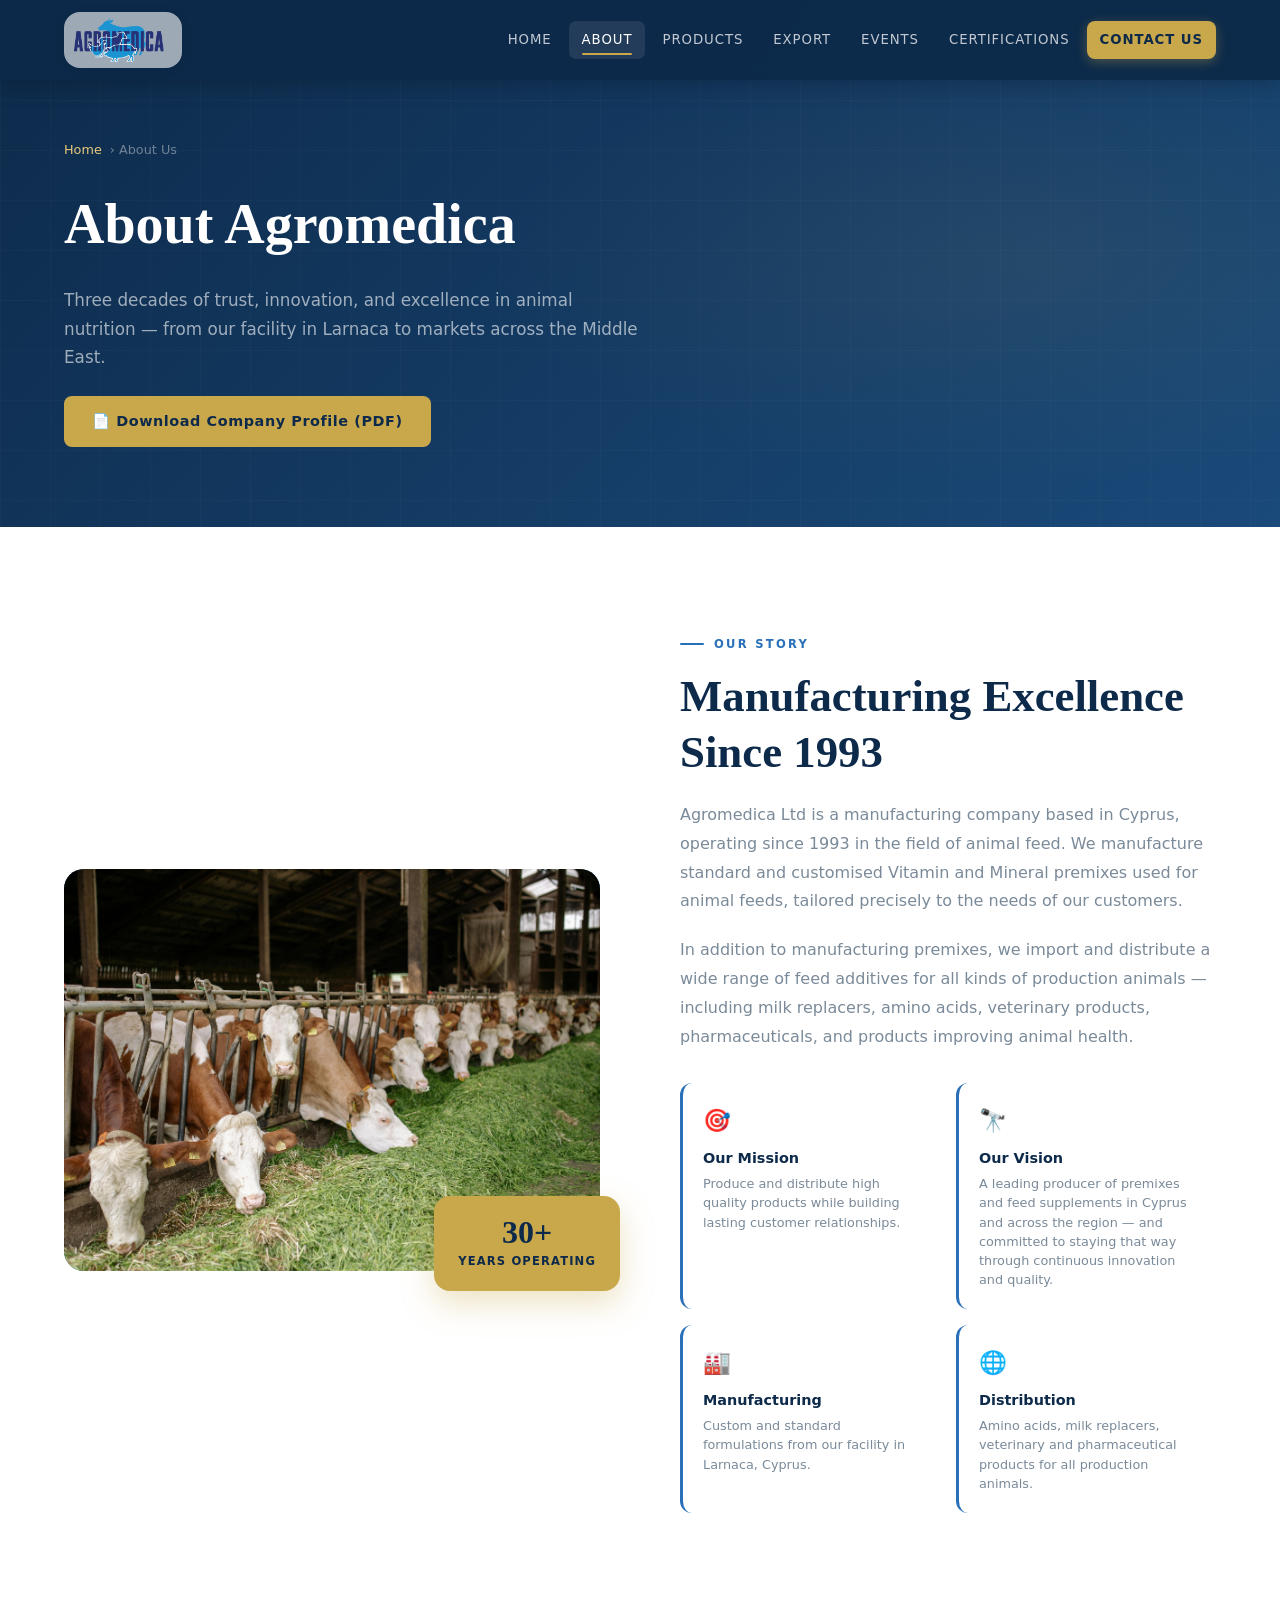
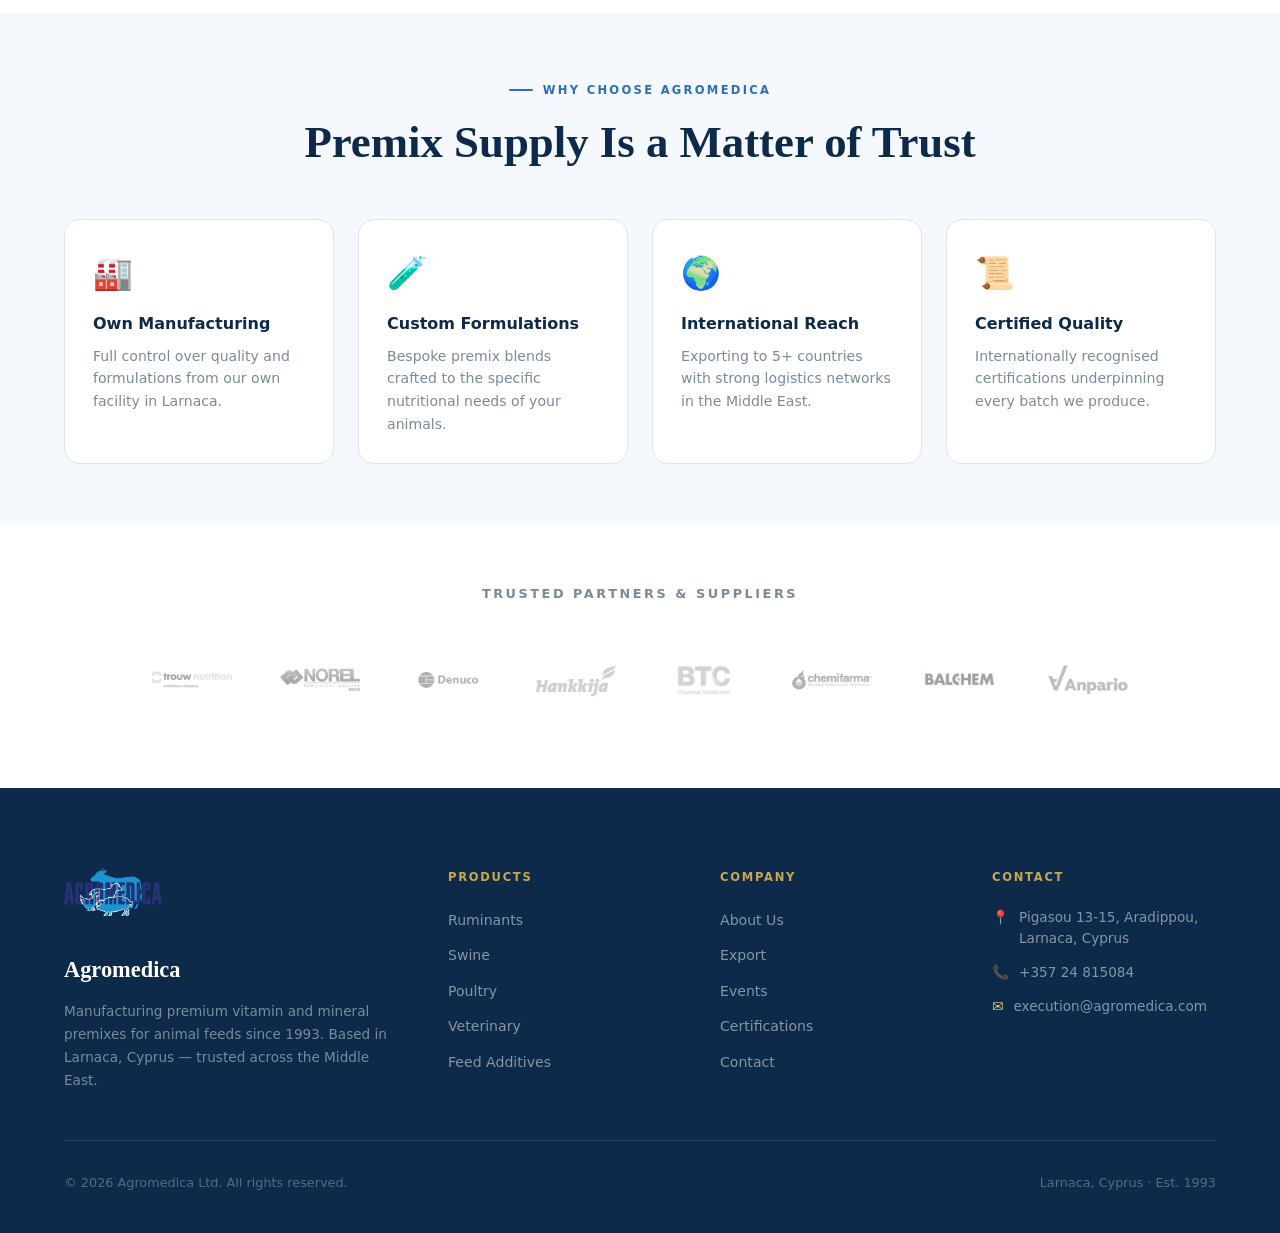
<file: pages/about.html>
<!DOCTYPE html>
<html lang="en">
<head>
  <meta charset="UTF-8">
  <meta name="viewport" content="width=device-width, initial-scale=1.0">
  <title>About Us — Agromedica</title>
  <style>
/* ── Playfair Display — works offline via system fallback ── */
:root {
  --blue-dark: #0d2a4a;
  --blue-mid: #1a4a7a;
  --blue-accent: #2970b8;
  --blue-light: #5a9fd4;
  --blue-pale: #e8f2fb;
  --gold: #c9a84c;
  --gold-light: #e8c87a;
  --cream: #f5f8fc;
  --white: #ffffff;
  --gray-100: #f0f4f8;
  --gray-200: #dde6ef;
  --gray-500: #7a8a99;
  --gray-700: #3d4f60;
  --gray-900: #111e2d;
  --font-display: Georgia, 'Times New Roman', serif;
  --font-body: -apple-system, BlinkMacSystemFont, 'Segoe UI', system-ui, sans-serif;
  --nav-h: 80px;
  --ease: cubic-bezier(0.4, 0, 0.2, 1);
  --transition: 0.3s var(--ease);
}

*, *::before, *::after { box-sizing: border-box; margin: 0; padding: 0; }
html { scroll-behavior: smooth; }
body { font-family: var(--font-body); font-size: 16px; color: var(--gray-900); background: var(--white); line-height: 1.6; overflow-x: hidden; }

/* ── KEYFRAMES ── */
@keyframes fadeUp { from { opacity:0; transform:translateY(40px); } to { opacity:1; transform:translateY(0); } }
@keyframes fadeIn { from { opacity:0; } to { opacity:1; } }
@keyframes slideInLeft { from { opacity:0; transform:translateX(-60px); } to { opacity:1; transform:translateX(0); } }
@keyframes slideInRight { from { opacity:0; transform:translateX(60px); } to { opacity:1; transform:translateX(0); } }
@keyframes shimmer { 0% { background-position:-200% center; } 100% { background-position:200% center; } }
@keyframes float { 0%,100% { transform:translateY(0); } 50% { transform:translateY(-14px); } }
@keyframes spin-slow { from { transform:rotate(0deg); } to { transform:rotate(360deg); } }
@keyframes nav-drop { from { opacity:0; transform:translateY(-100%); } to { opacity:1; transform:translateY(0); } }
@keyframes particle { 0% { transform:translateY(0) rotate(0deg); opacity:.6; } 100% { transform:translateY(-100vh) rotate(720deg); opacity:0; } }
@keyframes gradient-shift { 0%,100% { background-position:0% 50%; } 50% { background-position:100% 50%; } }
@keyframes bar-grow { from { transform:scaleX(0); } to { transform:scaleX(1); } }
@keyframes pulse { 0%,100% { box-shadow:0 0 0 0 rgba(201,168,76,0.4); } 50% { box-shadow:0 0 0 12px rgba(201,168,76,0); } }

/* ── SCROLL REVEAL ── */
/* Reveal: only hide if JS adds .js-reveal-ready to <body> */
body.js-reveal-ready /* Reveal: only hide if JS adds .js-reveal-ready to <body> */
body.js-reveal-ready .reveal { opacity:0; transform:translateY(28px); transition:opacity .6s var(--ease), transform .6s var(--ease); }
body.js-reveal-ready .reveal.visible { opacity:1; transform:translateY(0); }
body.js-reveal-ready .reveal-left { opacity:0; transform:translateX(-40px); transition:opacity .6s var(--ease), transform .6s var(--ease); }
body.js-reveal-ready .reveal-left.visible { opacity:1; transform:translateX(0); }
body.js-reveal-ready .reveal-right { opacity:0; transform:translateX(40px); transition:opacity .6s var(--ease), transform .6s var(--ease); }
body.js-reveal-ready .reveal-right.visible { opacity:1; transform:translateX(0); }
.delay-1 { transition-delay:.1s!important; } .delay-2 { transition-delay:.2s!important; }
.delay-3 { transition-delay:.3s!important; } .delay-4 { transition-delay:.4s!important; }
.delay-5 { transition-delay:.5s!important; }

/* ── NAV ── */
nav {
  position:fixed; top:0; left:0; right:0; height:var(--nav-h);
  background:rgba(13,42,74,0.97);
  backdrop-filter:blur(16px); -webkit-backdrop-filter:blur(16px);
  display:flex; align-items:center; justify-content:space-between;
  padding:0 5%; z-index:1000;
  box-shadow:0 2px 24px rgba(0,0,0,0.25);
  animation:nav-drop .6s var(--ease) both;
}
.nav-logo {
  display:flex;
  align-items:center;
  gap:12px;
  text-decoration:none;
  transition:opacity var(--transition);
  background:rgba(255,255,255,0.6);
  padding:6px 18px 6px 10px;
  border-radius:16px;
  box-shadow:0 2px 12px rgba(0,0,0,0.07);
 }
.nav-logo:hover { opacity:.85; }
.nav-logo-icon {
  width:44px; height:44px; background:var(--gold); border-radius:10px;
  display:grid; place-items:center; font-size:20px;
  transition:transform var(--transition), box-shadow var(--transition);
}
.nav-logo:hover .nav-logo-icon { transform:rotate(-8deg) scale(1.1); box-shadow:0 6px 18px rgba(201,168,76,.5); }
.nav-logo-text { font-family:var(--font-display); font-size:1.4rem; font-weight:700; color:var(--white); letter-spacing:.02em; display:block; }
.nav-logo-sub { display:block; font-size:.6rem; font-weight:400; letter-spacing:.18em; text-transform:uppercase; color:var(--gold-light); line-height:1; }
.nav-links { display:flex; align-items:center; gap:4px; list-style:none; }
.nav-links li { opacity:0; animation:fadeIn .4s var(--ease) forwards; }
.nav-links li:nth-child(1){animation-delay:.15s} .nav-links li:nth-child(2){animation-delay:.22s}
.nav-links li:nth-child(3){animation-delay:.29s} .nav-links li:nth-child(4){animation-delay:.36s}
.nav-links li:nth-child(5){animation-delay:.43s} .nav-links li:nth-child(6){animation-delay:.5s}
.nav-links li:nth-child(7){animation-delay:.57s}
.nav-links a {
  font-size:.83rem; font-weight:500; letter-spacing:.07em; text-transform:uppercase;
  color:rgba(255,255,255,.75); text-decoration:none;
  padding:8px 13px; border-radius:7px; display:block; position:relative;
  transition:color var(--transition), background var(--transition);
}
.nav-links a::after {
  content:''; position:absolute; bottom:4px; left:13px; right:13px;
  height:2px; background:var(--gold); border-radius:2px;
  transform:scaleX(0); transform-origin:center;
  transition:transform var(--transition);
}
.nav-links a:hover, .nav-links a.active { color:var(--white); background:rgba(255,255,255,.09); }
.nav-links a:hover::after, .nav-links a.active::after { transform:scaleX(1); }
.nav-cta { background:var(--gold)!important; color:var(--blue-dark)!important; font-weight:700!important; border-radius:8px!important; box-shadow:0 3px 12px rgba(201,168,76,.35)!important; }
.nav-cta:hover { background:var(--gold-light)!important; transform:translateY(-2px)!important; box-shadow:0 6px 20px rgba(201,168,76,.5)!important; }
.nav-cta::after { display:none!important; }
.hamburger { display:none; flex-direction:column; gap:5px; cursor:pointer; padding:8px; border:none; background:transparent; }
.hamburger span { display:block; width:24px; height:2px; background:var(--white); border-radius:2px; transition:var(--transition); }

/* ── HERO ── */
.hero { min-height:100vh; padding-top:var(--nav-h); position:relative; display:flex; align-items:center; overflow:hidden; background:var(--blue-dark); }
.hero-bg {
  position:absolute; inset:0;
  background: radial-gradient(ellipse 80% 60% at 70% 40%, rgba(41,112,184,.22) 0%, transparent 60%),
              radial-gradient(ellipse 60% 80% at 10% 80%, rgba(201,168,76,.1) 0%, transparent 50%),
              linear-gradient(135deg,#060f1e 0%,#0d2a4a 50%,#0a1e38 100%);
  background-size:200% 200%; animation:gradient-shift 12s ease infinite;
}
.hero-particles { position:absolute; inset:0; overflow:hidden; pointer-events:none; }
.hero-particles span { position:absolute; bottom:-20px; width:6px; height:6px; border-radius:50%; background:rgba(201,168,76,.4); animation:particle linear infinite; }
.hero-particles span:nth-child(1){left:10%;animation-duration:14s;animation-delay:0s;width:4px;height:4px}
.hero-particles span:nth-child(2){left:25%;animation-duration:18s;animation-delay:2s;width:7px;height:7px;background:rgba(90,159,212,.3)}
.hero-particles span:nth-child(3){left:40%;animation-duration:12s;animation-delay:4s;width:3px;height:3px}
.hero-particles span:nth-child(4){left:60%;animation-duration:20s;animation-delay:1s;width:8px;height:8px;background:rgba(90,159,212,.25)}
.hero-particles span:nth-child(5){left:75%;animation-duration:16s;animation-delay:3s;width:5px;height:5px}
.hero-particles span:nth-child(6){left:88%;animation-duration:11s;animation-delay:5s;width:3px;height:3px;background:rgba(232,200,122,.5)}
.hero-grid {
  position:absolute; inset:0;
  background-image:linear-gradient(rgba(255,255,255,.03) 1px,transparent 1px),linear-gradient(90deg,rgba(255,255,255,.03) 1px,transparent 1px);
  background-size:60px 60px; animation:fadeIn 2s ease both .8s; opacity:0;
}
.hero-content {
  position:relative; z-index:2; max-width:1280px; margin:0 auto;
  padding:80px 5%; display:grid; grid-template-columns:1fr 1fr; gap:80px; align-items:center; width:100%;
}
.hero-badge {
  display:inline-flex; align-items:center; gap:8px;
  background:rgba(201,168,76,.15); border:1px solid rgba(201,168,76,.35);
  color:var(--gold-light); font-size:.75rem; font-weight:600; letter-spacing:.15em; text-transform:uppercase;
  padding:8px 18px; border-radius:100px; margin-bottom:24px;
  animation:fadeUp .7s var(--ease) both .3s; position:relative; overflow:hidden;
}
.hero-badge::after { content:''; position:absolute; inset:0; background:linear-gradient(90deg,transparent,rgba(255,255,255,.12),transparent); background-size:200% 100%; animation:shimmer 2.5s ease infinite; }
.hero-title { font-family:var(--font-display); font-size:clamp(2.4rem,5vw,4rem); font-weight:700; color:var(--white); line-height:1.15; margin-bottom:24px; animation:fadeUp .7s var(--ease) both .5s; }
.hero-title em { font-style:normal; color:var(--gold); }
.hero-desc { font-size:1.05rem; color:rgba(255,255,255,.65); line-height:1.8; margin-bottom:40px; max-width:480px; animation:fadeUp .7s var(--ease) both .65s; }
.hero-actions { display:flex; gap:16px; flex-wrap:wrap; animation:fadeUp .7s var(--ease) both .8s; }
.hero-stats { display:grid; grid-template-columns:repeat(3,1fr); gap:24px; margin-top:56px; padding-top:40px; border-top:1px solid rgba(255,255,255,.1); animation:fadeUp .7s var(--ease) both .95s; }
.hero-stat-num { font-family:var(--font-display); font-size:2.2rem; font-weight:700; color:var(--gold); line-height:1; }
.hero-stat-label { font-size:.78rem; color:rgba(255,255,255,.5); font-weight:400; letter-spacing:.05em; margin-top:6px; }
.hero-visual { animation:slideInRight .9s var(--ease) both .6s; }
.hero-cards { display:grid; grid-template-columns:1fr 1fr; gap:16px; }
.hero-card { background:rgba(255,255,255,.06); border:1px solid rgba(255,255,255,.1); border-radius:16px; padding:28px 24px; transition:background var(--transition),border-color var(--transition),transform .4s var(--ease),box-shadow .4s var(--ease); text-decoration:none; display:block; }
.hero-card:hover { background:rgba(255,255,255,.11); border-color:rgba(201,168,76,.45); transform:translateY(-8px); box-shadow:0 20px 48px rgba(0,0,0,.3); }
.hero-card:first-child { grid-column:1/-1; background:rgba(201,168,76,.1); border-color:rgba(201,168,76,.25); }
.hero-card:first-child:hover { background:rgba(201,168,76,.17); border-color:rgba(201,168,76,.55); }
.hero-card-icon { font-size:2rem; margin-bottom:12px; transition:transform .4s var(--ease); }
.hero-card:hover .hero-card-icon { transform:scale(1.25) rotate(-5deg); }
.hero-card-title { font-family:var(--font-display); font-size:1.1rem; font-weight:600; color:var(--white); margin-bottom:6px; }
.hero-card-desc { font-size:.82rem; color:rgba(255,255,255,.5); line-height:1.5; }

/* ── BUTTONS ── */
.btn-primary { display:inline-flex; align-items:center; gap:8px; background:var(--gold); color:var(--blue-dark); font-family:var(--font-body); font-weight:700; font-size:.9rem; letter-spacing:.04em; padding:14px 28px; border-radius:8px; text-decoration:none; transition:background var(--transition),transform var(--transition),box-shadow var(--transition); border:none; cursor:pointer; }
.btn-primary:hover { background:var(--gold-light); transform:translateY(-3px); box-shadow:0 10px 28px rgba(201,168,76,.4); }
.btn-primary:active { transform:translateY(-1px); }
.btn-outline { display:inline-flex; align-items:center; gap:8px; background:transparent; color:var(--white); font-family:var(--font-body); font-weight:500; font-size:.9rem; padding:14px 28px; border-radius:8px; text-decoration:none; border:1.5px solid rgba(255,255,255,.28); transition:border-color var(--transition),background var(--transition),transform var(--transition); cursor:pointer; }
.btn-outline:hover { border-color:rgba(255,255,255,.65); background:rgba(255,255,255,.07); transform:translateY(-2px); }

/* ── SECTIONS ── */
.section { padding:100px 5%; }
.section-inner { max-width:1280px; margin:0 auto; }
.section-label { display:inline-flex; align-items:center; gap:10px; font-size:.72rem; font-weight:700; letter-spacing:.2em; text-transform:uppercase; color:var(--blue-accent); margin-bottom:16px; }
.section-label::before { content:''; width:24px; height:2px; background:var(--blue-accent); border-radius:2px; display:block; transform-origin:left; }
.section-title { font-family:var(--font-display); font-size:clamp(1.8rem,3.5vw,2.8rem); font-weight:700; color:var(--blue-dark); line-height:1.25; margin-bottom:20px; }
.section-title.light { color:var(--white); }
.section-desc { font-size:1rem; color:var(--gray-500); line-height:1.8; max-width:600px; }

/* ── ABOUT ── */
.about-strip { background:var(--cream); }
.about-grid { display:grid; grid-template-columns:1fr 1fr; gap:80px; align-items:center; }
.about-image-wrap { position:relative; }
.about-image-placeholder {
  width:100%;
  aspect-ratio:4/3;
  border-radius:20px;
  overflow:hidden;
  position:relative;
  background:linear-gradient(135deg,var(--blue-mid),var(--blue-accent));
  transition:transform .6s var(--ease),box-shadow .6s var(--ease);
}
.about-image-placeholder img {
  width:100%;
  height:100%;
  object-fit:cover;
  display:block;
  position:absolute;
  inset:0;
}
.about-image-placeholder:hover { transform:scale(1.02) rotate(.5deg); box-shadow:0 24px 60px rgba(13,42,74,.2); }
/* real img used */
.about-badge { position:absolute; bottom:-20px; right:-20px; background:var(--gold); color:var(--blue-dark); border-radius:16px; padding:20px 24px; text-align:center; box-shadow:0 12px 32px rgba(201,168,76,.35); animation:float 4s ease-in-out infinite; }
.about-badge-num { font-family:var(--font-display); font-size:2rem; font-weight:900; line-height:1; }
.about-badge-text { font-size:.72rem; font-weight:600; letter-spacing:.1em; text-transform:uppercase; margin-top:4px; }
.about-pillars { display:grid; grid-template-columns:1fr 1fr; gap:16px; margin-top:32px; }
.pillar { background:var(--white); border-radius:12px; padding:20px; border-left:3px solid var(--blue-accent); transition:transform var(--transition),box-shadow var(--transition),border-color var(--transition); }
.pillar:hover { transform:translateX(5px); box-shadow:0 8px 24px rgba(13,42,74,.1); border-color:var(--gold); }
.pillar-icon { font-size:1.4rem; margin-bottom:8px; transition:transform var(--transition); }
.pillar:hover .pillar-icon { transform:scale(1.1); }
.pillar-title { font-weight:600; font-size:.9rem; color:var(--blue-dark); margin-bottom:4px; }
.pillar-text { font-size:.8rem; color:var(--gray-500); line-height:1.5; }

/* ── PRODUCTS ── */
.products-section { background:var(--white); }
.product-filters { display:flex; gap:10px; flex-wrap:wrap; margin:32px 0; }
.filter-btn { padding:8px 18px; border-radius:100px; border:1.5px solid var(--gray-200); background:transparent; font-family:var(--font-body); font-size:.82rem; font-weight:500; color:var(--gray-700); cursor:pointer; transition:background var(--transition),border-color var(--transition),color var(--transition),transform var(--transition); }
.filter-btn:hover { transform:translateY(-2px); }
.filter-btn:hover,.filter-btn.active { background:var(--blue-mid); border-color:var(--blue-mid); color:var(--white); }
.products-grid { display:grid; grid-template-columns:repeat(auto-fill,minmax(300px,1fr)); gap:24px; }
.product-card { background:var(--cream); border-radius:16px; overflow:hidden; border:1px solid var(--gray-200); transition:transform .4s var(--ease),box-shadow .4s var(--ease),border-color var(--transition); text-decoration:none; display:block; }
.product-card:hover { transform:translateY(-8px) scale(1.01); box-shadow:0 24px 52px rgba(13,42,74,.13); border-color:var(--blue-light); }
.product-card-header { padding:32px; display:flex; align-items:center; gap:16px; }
.product-icon { width:60px; height:60px; border-radius:12px; display:grid; place-items:center; font-size:1.8rem; flex-shrink:0; transition:transform .4s var(--ease); }
.product-card:hover .product-icon { transform:rotate(-8deg) scale(1.15); }
.product-card-body { padding:0 32px 32px; }
.product-category { font-size:.7rem; font-weight:700; letter-spacing:.15em; text-transform:uppercase; color:var(--blue-accent); margin-bottom:6px; }
.product-name { font-family:var(--font-display); font-size:1.15rem; font-weight:600; color:var(--blue-dark); margin-bottom:10px; line-height:1.3; }
.product-desc { font-size:.85rem; color:var(--gray-500); line-height:1.6; }
.product-tag { display:inline-block; margin-top:14px; font-size:.75rem; font-weight:600; color:var(--blue-accent); background:rgba(41,112,184,.1); border-radius:100px; padding:4px 12px; transition:background var(--transition),color var(--transition); }
.product-card:hover .product-tag { background:var(--blue-accent); color:var(--white); }

/* ── EXPORT ── */
.export-section { background:linear-gradient(135deg,var(--blue-dark) 0%,var(--blue-mid) 100%); position:relative; overflow:hidden; }
.export-section::before { content:''; position:absolute; top:-40%; right:-15%; width:600px; height:600px; border-radius:50%; background:rgba(255,255,255,.03); animation:spin-slow 40s linear infinite; pointer-events:none; }
.export-grid { display:grid; grid-template-columns:1fr 1fr; gap:80px; align-items:start; }
.export-countries { display:grid; grid-template-columns:1fr 1fr; gap:14px; margin-top:32px; }
.country-card { background:rgba(255,255,255,.07); border:1px solid rgba(255,255,255,.12); border-radius:12px; padding:18px 20px; display:flex; align-items:center; gap:12px; transition:background var(--transition),border-color var(--transition),transform var(--transition); cursor:default; }
.country-card:hover { background:rgba(255,255,255,.13); border-color:rgba(201,168,76,.45); transform:translateX(5px); }
.country-flag { font-size:1.6rem; transition:transform var(--transition); }
.country-card:hover .country-flag { transform:scale(1.2); }
.country-name { font-weight:600; font-size:.9rem; color:var(--white); }
.country-detail { font-size:.75rem; color:rgba(255,255,255,.5); margin-top:2px; }
.hq-card { background:rgba(201,168,76,.12); border:1px solid rgba(201,168,76,.3); border-radius:16px; padding:32px; margin-top:32px; transition:background var(--transition),border-color var(--transition); }
.hq-card:hover { background:rgba(201,168,76,.18); border-color:rgba(201,168,76,.5); }
.hq-card h4 { font-family:var(--font-display); font-size:1.2rem; color:var(--gold); margin-bottom:16px; }
.hq-detail { display:flex; align-items:flex-start; gap:10px; margin-bottom:12px; font-size:.88rem; color:rgba(255,255,255,.7); }
.hq-icon { font-size:1rem; flex-shrink:0; margin-top:2px; color:var(--gold-light); }

/* ── EVENTS ── */
.events-section { background:var(--gray-100); }
.events-tabs { display:flex; margin:32px 0; border-radius:10px; overflow:hidden; border:1.5px solid var(--gray-200); width:fit-content; }
.events-tab { padding:10px 24px; font-family:var(--font-body); font-size:.85rem; font-weight:600; border:none; background:var(--white); color:var(--gray-500); cursor:pointer; transition:background var(--transition),color var(--transition); }
.events-tab.active { background:var(--blue-mid); color:var(--white); }
.events-tab:hover:not(.active) { background:var(--gray-200); }
.events-grid { display:grid; grid-template-columns:repeat(auto-fill,minmax(340px,1fr)); gap:24px; }
.event-card { background:var(--white); border-radius:16px; overflow:hidden; border:1px solid var(--gray-200); transition:transform .4s var(--ease),box-shadow .4s var(--ease); display:flex; flex-direction:column; }
.event-card:hover { transform:translateY(-6px); box-shadow:0 20px 48px rgba(13,42,74,.12); }
.event-card-banner { height:6px; background:var(--blue-accent); }
.event-card-banner.upcoming { background:var(--gold); }
.event-card-banner.past { background:var(--gray-500); }
.event-card-body { padding:28px; flex:1; }
.event-date-badge { display:inline-flex; align-items:center; gap:6px; font-size:.75rem; font-weight:700; letter-spacing:.1em; text-transform:uppercase; padding:6px 12px; border-radius:100px; margin-bottom:16px; }
.event-date-badge.upcoming { background:rgba(201,168,76,.12); color:#1a5a8a; }
.event-date-badge.past { background:var(--gray-200); color:var(--gray-500); }
.event-name { font-family:var(--font-display); font-size:1.2rem; font-weight:700; color:var(--blue-dark); margin-bottom:8px; line-height:1.3; }
.event-location { font-size:.85rem; color:var(--gray-500); display:flex; align-items:center; gap:6px; margin-bottom:12px; }
.event-desc { font-size:.85rem; color:var(--gray-700); line-height:1.6; }
.event-card-footer { padding:16px 28px; border-top:1px solid var(--gray-200); display:flex; align-items:center; justify-content:space-between; }
.event-type-tag { font-size:.72rem; font-weight:600; letter-spacing:.1em; text-transform:uppercase; color:var(--blue-accent); }
.event-link { font-size:.82rem; font-weight:600; color:var(--blue-mid); text-decoration:none; display:flex; align-items:center; gap:4px; transition:color var(--transition),gap var(--transition); }
.event-link:hover { color:var(--gold); gap:8px; }

/* ── PARTNERS ── */
.partners-section { background:var(--white); padding:60px 5%; }
.partners-inner { max-width:1280px; margin:0 auto; text-align:center; }
.partners-title { font-size:.8rem; font-weight:700; letter-spacing:.2em; text-transform:uppercase; color:var(--gray-500); margin-bottom:36px; }
.partners-logos { display:flex; align-items:center; justify-content:center; gap:48px; flex-wrap:wrap; }
.partner-logo { height:80px; opacity:.4; filter:grayscale(1); transition:opacity .4s var(--ease),filter .4s var(--ease),transform .4s var(--ease); object-fit:contain; cursor:pointer; max-width:220px; }
.partner-logo:hover { opacity:1; filter:grayscale(0); transform:scale(1.12) translateY(-4px); }

/* ── FOOTER ── */
footer { background:var(--blue-dark); padding:80px 5% 40px; }
.footer-inner { max-width:1280px; margin:0 auto; }
.footer-grid { display:grid; grid-template-columns:1.5fr 1fr 1fr 1fr; gap:48px; padding-bottom:48px; border-bottom:1px solid rgba(255,255,255,.1); }
.footer-brand-name { font-family:var(--font-display); font-size:1.4rem; font-weight:700; color:var(--white); margin:16px 0 12px; }
.footer-brand-desc { font-size:.85rem; color:rgba(255,255,255,.45); line-height:1.7; }
.footer-col-title { font-size:.72rem; font-weight:700; letter-spacing:.15em; text-transform:uppercase; color:var(--gold); margin-bottom:20px; }
.footer-links { list-style:none; display:flex; flex-direction:column; gap:10px; }
.footer-links a { font-size:.88rem; color:rgba(255,255,255,.5); text-decoration:none; transition:color var(--transition),padding-left var(--transition); }
.footer-links a:hover { color:var(--white); padding-left:6px; }
.footer-contact-item { display:flex; gap:10px; margin-bottom:12px; font-size:.85rem; color:rgba(255,255,255,.5); }
.footer-contact-icon { color:var(--gold-light); flex-shrink:0; }
.footer-bottom { display:flex; align-items:center; justify-content:space-between; padding-top:32px; font-size:.8rem; color:rgba(255,255,255,.3); flex-wrap:wrap; gap:12px; }

/* ── PAGE HEADER ── */
.page-header { padding:calc(var(--nav-h) + 60px) 5% 80px; background:linear-gradient(135deg,var(--blue-dark) 0%,var(--blue-mid) 100%); position:relative; overflow:hidden; }
.page-header::before { content:''; position:absolute; inset:0; background:radial-gradient(ellipse 70% 70% at 80% 50%,rgba(201,168,76,.08),transparent 60%),linear-gradient(rgba(255,255,255,.02) 1px,transparent 1px),linear-gradient(90deg,rgba(255,255,255,.02) 1px,transparent 1px); background-size:auto,50px 50px,50px 50px; }
.page-header-inner { max-width:1280px; margin:0 auto; position:relative; z-index:1; }
.page-header-title { font-family:var(--font-display); font-size:clamp(2rem,5vw,3.5rem); font-weight:700; color:var(--white); margin-bottom:16px; animation:slideInLeft .7s var(--ease) both .2s; }
.page-header-desc { font-size:1.05rem; color:rgba(255,255,255,.6); max-width:580px; line-height:1.7; animation:slideInLeft .7s var(--ease) both .35s; }
.breadcrumb { display:flex; align-items:center; gap:8px; font-size:.8rem; color:rgba(255,255,255,.4); margin-bottom:20px; animation:fadeIn .6s var(--ease) both .1s; }
.breadcrumb a { color:var(--gold-light); text-decoration:none; transition:color var(--transition); }
.breadcrumb a:hover { color:var(--gold); }

/* ── CERTS ── */
.certs-grid { display:grid; grid-template-columns:repeat(auto-fill,minmax(260px,1fr)); gap:24px; margin-top:40px; }
.cert-card { background:var(--cream); border:1px solid var(--gray-200); border-radius:16px; padding:32px; text-align:center; transition:transform .4s var(--ease),box-shadow .4s var(--ease),border-color var(--transition); }
.cert-card:hover { transform:translateY(-6px) scale(1.02); box-shadow:0 16px 40px rgba(13,42,74,.1); border-color:var(--blue-light); }
.cert-icon { font-size:2.5rem; margin-bottom:16px; transition:transform .4s var(--ease); }
.cert-card:hover .cert-icon { transform:rotate(-10deg) scale(1.3); }
.cert-name { font-family:var(--font-display); font-size:1.1rem; font-weight:600; color:var(--blue-dark); margin-bottom:8px; }
.cert-desc { font-size:.82rem; color:var(--gray-500); line-height:1.6; }

/* ── CONTACT ── */
.contact-grid { display:grid; grid-template-columns:1fr 1.4fr; gap:64px; align-items:start; }
.contact-form { background:var(--cream); border-radius:20px; padding:48px; }
.form-row { display:grid; grid-template-columns:1fr 1fr; gap:20px; }
.form-group { margin-bottom:20px; }
.form-group label { display:block; font-size:.82rem; font-weight:600; color:var(--blue-dark); margin-bottom:8px; }
.form-group input,.form-group select,.form-group textarea { width:100%; padding:12px 16px; border:1.5px solid var(--gray-200); border-radius:8px; font-family:var(--font-body); font-size:.9rem; color:var(--gray-900); background:var(--white); transition:border-color var(--transition),box-shadow var(--transition); outline:none; }
.form-group input:focus,.form-group select:focus,.form-group textarea:focus { border-color:var(--blue-accent); box-shadow:0 0 0 3px rgba(41,112,184,.12); }
.form-group textarea { resize:vertical; min-height:120px; }

/* ── RESPONSIVE ── */




.nav-logo-img {
  height: 44px;
  width: auto;
  object-fit: contain;
  display: block;
  transition: opacity 0.3s ease;
}
.nav-logo:hover .nav-logo-img { opacity: 0.85; }
/* Remove old icon styles that no longer apply */
.nav-logo-icon { display: none; }
.nav-logo-text { display: none; }
.nav-logo-sub  { display: none; }



.about-strip, .section, .partners-section { overflow: hidden; }
.about-image-wrap { overflow: visible; }
.about-image-placeholder:hover { transform: scale(1.02); } /* remove rotate that causes overflow */
.pillar:hover { transform: translateX(3px); }
.country-card:hover { transform: translateX(3px); }
.hero-card:hover { transform: translateY(-6px); }
.product-card:hover { transform: translateY(-6px); }


.hamburger.active span:nth-child(1) { transform: translateY(7px) rotate(45deg); }
.hamburger.active span:nth-child(2) { opacity: 0; }
.hamburger.active span:nth-child(3) { transform: translateY(-7px) rotate(-45deg); }





@media (max-width:1024px) {
  .hero-content,.about-grid,.export-grid,.contact-grid { grid-template-columns:1fr; gap:48px; }
  .footer-grid { grid-template-columns:1fr 1fr; }
  .responsive-2col { grid-template-columns:1fr !important; gap:32px !important; }
}
@media (max-width:768px) {
  .nav-links { display:none !important; }
  .nav-links.open {
    display:flex !important;
    flex-direction:column;
    position:fixed;
    top:var(--nav-h); left:0; right:0;
    background:rgba(13,42,74,0.98);
    backdrop-filter:blur(20px);
    -webkit-backdrop-filter:blur(20px);
    padding:24px 5% 36px;
    border-top:1px solid rgba(255,255,255,0.12);
    gap:6px;
    z-index:999;
    box-shadow:0 16px 48px rgba(0,0,0,0.4);
    transform-origin:top center;
    animation:menuSlideDown 0.28s cubic-bezier(0.4,0,0.2,1) both;
  }
  @keyframes menuSlideDown {
    from { opacity:0; transform:translateY(-12px) scaleY(0.95); }
    to   { opacity:1; transform:translateY(0) scaleY(1); }
  }
  .nav-links.open li { opacity:1 !important; animation:none !important; }
  .nav-links.open a {
    font-size:1rem; padding:13px 16px; border-radius:8px;
    border-bottom:1px solid rgba(255,255,255,0.06);
  }
  .nav-links.open a:last-child { border-bottom:none; }
  .hamburger { display:flex !important; }
  .hamburger span { transition:transform 0.3s ease, opacity 0.3s ease; }
  .hero-stats { grid-template-columns:1fr 1fr; }
  .about-pillars { grid-template-columns:1fr; }
  .export-countries { grid-template-columns:1fr; }
  .footer-grid { grid-template-columns:1fr; gap:32px; }
  .form-row { grid-template-columns:1fr; }
  .contact-form, .contact-form-wrap { padding:28px; }
  .responsive-2col { grid-template-columns:1fr !important; gap:32px !important; }
}
</style>
</head>
<body>

<nav>
  <a href="../index.html" class="nav-logo">
    <img src="../images/agromedica-logo.png" alt="Agromedica" class="nav-logo-img">
  </a>
  <ul class="nav-links">
    <li><a href="../index.html">Home</a></li>
    <li><a href="about.html" class="active">About</a></li>
    <li><a href="products.html">Products</a></li>
    <li><a href="export.html">Export</a></li>
    <li><a href="events.html">Events</a></li>
    <li><a href="certifications.html">Certifications</a></li>
    <li><a href="contact.html" class="nav-cta">Contact Us</a></li>
  </ul>
  <div class="hamburger"><span></span><span></span><span></span></div>
</nav>

<div class="page-header">
  <div class="page-header-inner">
    <div class="breadcrumb"><a href="../index.html">Home</a> › About Us</div>
    <h1 class="page-header-title">About Agromedica</h1>
    <p class="page-header-desc">Three decades of trust, innovation, and excellence in animal nutrition — from our facility in Larnaca to markets across the Middle East.</p>
    <a href="../documents/agromedica-company-profile.pdf" class="btn-primary" download style="margin-top:24px">📄 Download Company Profile (PDF)</a>
  </div>
</div>

<section class="section">
  <div class="section-inner">
    <div class="about-grid">
      <div class="about-image-wrap">
        <div class="about-image-placeholder"><img src="../images/cows_feeding.jpg" alt="Agromedica livestock facility"></div>
        <div class="about-badge">
          <div class="about-badge-num">30+</div>
          <div class="about-badge-text">Years Operating</div>
        </div>
      </div>
      <div>
        <div class="section-label">Our Story</div>
        <h2 class="section-title">Manufacturing Excellence Since 1993</h2>
        <p style="color:var(--gray-500);line-height:1.8;margin-bottom:20px;font-size:1rem">
          Agromedica Ltd is a manufacturing company based in Cyprus, operating since 1993 in the field
          of animal feed. We manufacture standard and customised Vitamin and Mineral premixes used for
          animal feeds, tailored precisely to the needs of our customers.
        </p>
        <p style="color:var(--gray-500);line-height:1.8;margin-bottom:32px;font-size:1rem">
          In addition to manufacturing premixes, we import and distribute a wide range of feed additives
          for all kinds of production animals — including milk replacers, amino acids, veterinary products,
          pharmaceuticals, and products improving animal health.
        </p>
        <div class="about-pillars">
          <div class="pillar reveal">
            <div class="pillar-icon">🎯</div>
            <div class="pillar-title">Our Mission</div>
            <div class="pillar-text">Produce and distribute high quality products while building lasting customer relationships.</div>
          </div>
          <div class="pillar reveal">
            <div class="pillar-icon">🔭</div>
            <div class="pillar-title">Our Vision</div>
            <div class="pillar-text">A leading producer of premixes and feed supplements in Cyprus and across the region — and committed to staying that way through continuous innovation and quality.</div>
          </div>
          <div class="pillar reveal">
            <div class="pillar-icon">🏭</div>
            <div class="pillar-title">Manufacturing</div>
            <div class="pillar-text">Custom and standard formulations from our facility in Larnaca, Cyprus.</div>
          </div>
          <div class="pillar reveal">
            <div class="pillar-icon">🌐</div>
            <div class="pillar-title">Distribution</div>
            <div class="pillar-text">Amino acids, milk replacers, veterinary and pharmaceutical products for all production animals.</div>
          </div>
        </div>
      </div>
    </div>
  </div>
</section>

<section class="section" style="background:var(--cream);padding:60px 5%">
  <div class="section-inner" style="text-align:center">
    <div class="section-label" style="justify-content:center">Why Choose Agromedica</div>
    <h2 class="section-title" style="text-align:center;margin-bottom:48px">Premix Supply Is a Matter of Trust</h2>
    <div style="display:grid;grid-template-columns:repeat(auto-fit,minmax(220px,1fr));gap:24px;text-align:left">
      <div style="background:var(--white);border-radius:16px;padding:28px;border:1px solid var(--gray-200)">
        <div style="font-size:2rem;margin-bottom:12px">🏭</div>
        <div style="font-weight:700;color:var(--blue-dark);margin-bottom:8px">Own Manufacturing</div>
        <div style="font-size:0.88rem;color:var(--gray-500);line-height:1.6">Full control over quality and formulations from our own facility in Larnaca.</div>
      </div>
      <div style="background:var(--white);border-radius:16px;padding:28px;border:1px solid var(--gray-200)">
        <div style="font-size:2rem;margin-bottom:12px">🧪</div>
        <div style="font-weight:700;color:var(--blue-dark);margin-bottom:8px">Custom Formulations</div>
        <div style="font-size:0.88rem;color:var(--gray-500);line-height:1.6">Bespoke premix blends crafted to the specific nutritional needs of your animals.</div>
      </div>
      <div style="background:var(--white);border-radius:16px;padding:28px;border:1px solid var(--gray-200)">
        <div style="font-size:2rem;margin-bottom:12px">🌍</div>
        <div style="font-weight:700;color:var(--blue-dark);margin-bottom:8px">International Reach</div>
        <div style="font-size:0.88rem;color:var(--gray-500);line-height:1.6">Exporting to 5+ countries with strong logistics networks in the Middle East.</div>
      </div>
      <div style="background:var(--white);border-radius:16px;padding:28px;border:1px solid var(--gray-200)">
        <div style="font-size:2rem;margin-bottom:12px">📜</div>
        <div style="font-weight:700;color:var(--blue-dark);margin-bottom:8px">Certified Quality</div>
        <div style="font-size:0.88rem;color:var(--gray-500);line-height:1.6">Internationally recognised certifications underpinning every batch we produce.</div>
      </div>
    </div>
  </div>
</section>

<section class="partners-section">
  <div class="partners-inner">
    <p class="partners-title">Trusted Partners & Suppliers</p>
    <div class="partners-logos">
      <a href="https://www.trouwnutrition.com/" target="_blank" rel="noopener"><img class="partner-logo" src="../images/logo_trouw.jpg" alt="Trouw Nutrition"></a>
      <a href="https://www.norel.net/" target="_blank" rel="noopener"><img class="partner-logo" src="../images/NorelLogo.jpg" alt="Norel"></a>
      <a href="https://www.denuco.com/" target="_blank" rel="noopener"><img class="partner-logo" src="../images/denuco.jpg" alt="Denuco"></a>
      <a href="https://www.hankkija.fi/" target="_blank" rel="noopener"><img class="partner-logo" src="../images/hankkija.jpg" alt="Hankkija"></a>
      <a href="https://www.btc-europe.com/en/" target="_blank" rel="noopener"><img class="partner-logo" src="../images/csm_btc-logo_421d0e8f83.jpg" alt="BTC"></a>
      <a href="https://www.chemifarma.it/" target="_blank" rel="noopener"><img class="partner-logo" src="../images/chemifarma.jpg" alt="Chemifarma"></a>
      <a href="https://www.balchem.com/" target="_blank" rel="noopener"><img class="partner-logo" src="../images/balchem.jpg" alt="Balchem"></a>
      <a href="https://www.anpario.com/" target="_blank" rel="noopener"><img class="partner-logo" src="../images/Anpario_Logo_300px.jpg" alt="Anpario"></a>
    </div>
  </div>
</section>

<footer>
  <div class="footer-inner">
    <div class="footer-grid">
      <div>
        <img src="../images/agromedica-logo.png" alt="Agromedica" style="height:48px;object-fit:contain;margin-bottom:12px;">
        <div class="footer-brand-name">Agromedica</div>
        <div class="footer-brand-desc">Manufacturing premium vitamin and mineral premixes for animal feeds since 1993. Based in Larnaca, Cyprus — trusted across the Middle East.</div>
      </div>
      <div>
        <div class="footer-col-title">Products</div>
        <ul class="footer-links">
          <li><a href="products.html">Ruminants</a></li>
          <li><a href="products.html">Swine</a></li>
          <li><a href="products.html">Poultry</a></li>
          <li><a href="products.html">Veterinary</a></li>
          <li><a href="products.html">Feed Additives</a></li>
        </ul>
      </div>
      <div>
        <div class="footer-col-title">Company</div>
        <ul class="footer-links">
          <li><a href="about.html">About Us</a></li>
          <li><a href="export.html">Export</a></li>
          <li><a href="events.html">Events</a></li>
          <li><a href="certifications.html">Certifications</a></li>
          <li><a href="contact.html">Contact</a></li>
        </ul>
      </div>
      <div>
        <div class="footer-col-title">Contact</div>
        <div class="footer-contact-item"><span class="footer-contact-icon">📍</span>Pigasou 13-15, Aradippou, Larnaca, Cyprus</div>
        <div class="footer-contact-item"><span class="footer-contact-icon">📞</span>+357 24 815084</div>
        <div class="footer-contact-item"><span class="footer-contact-icon">✉️</span>execution@agromedica.com</div>
      </div>
    </div>
    <div class="footer-bottom">
      <span>© 2026 Agromedica Ltd. All rights reserved.</span>
      <span>Larnaca, Cyprus · Est. 1993</span>
    </div>
  </div> 
</footer>

<script src="../js/main.js"></script>
</body>
</html>
</file>
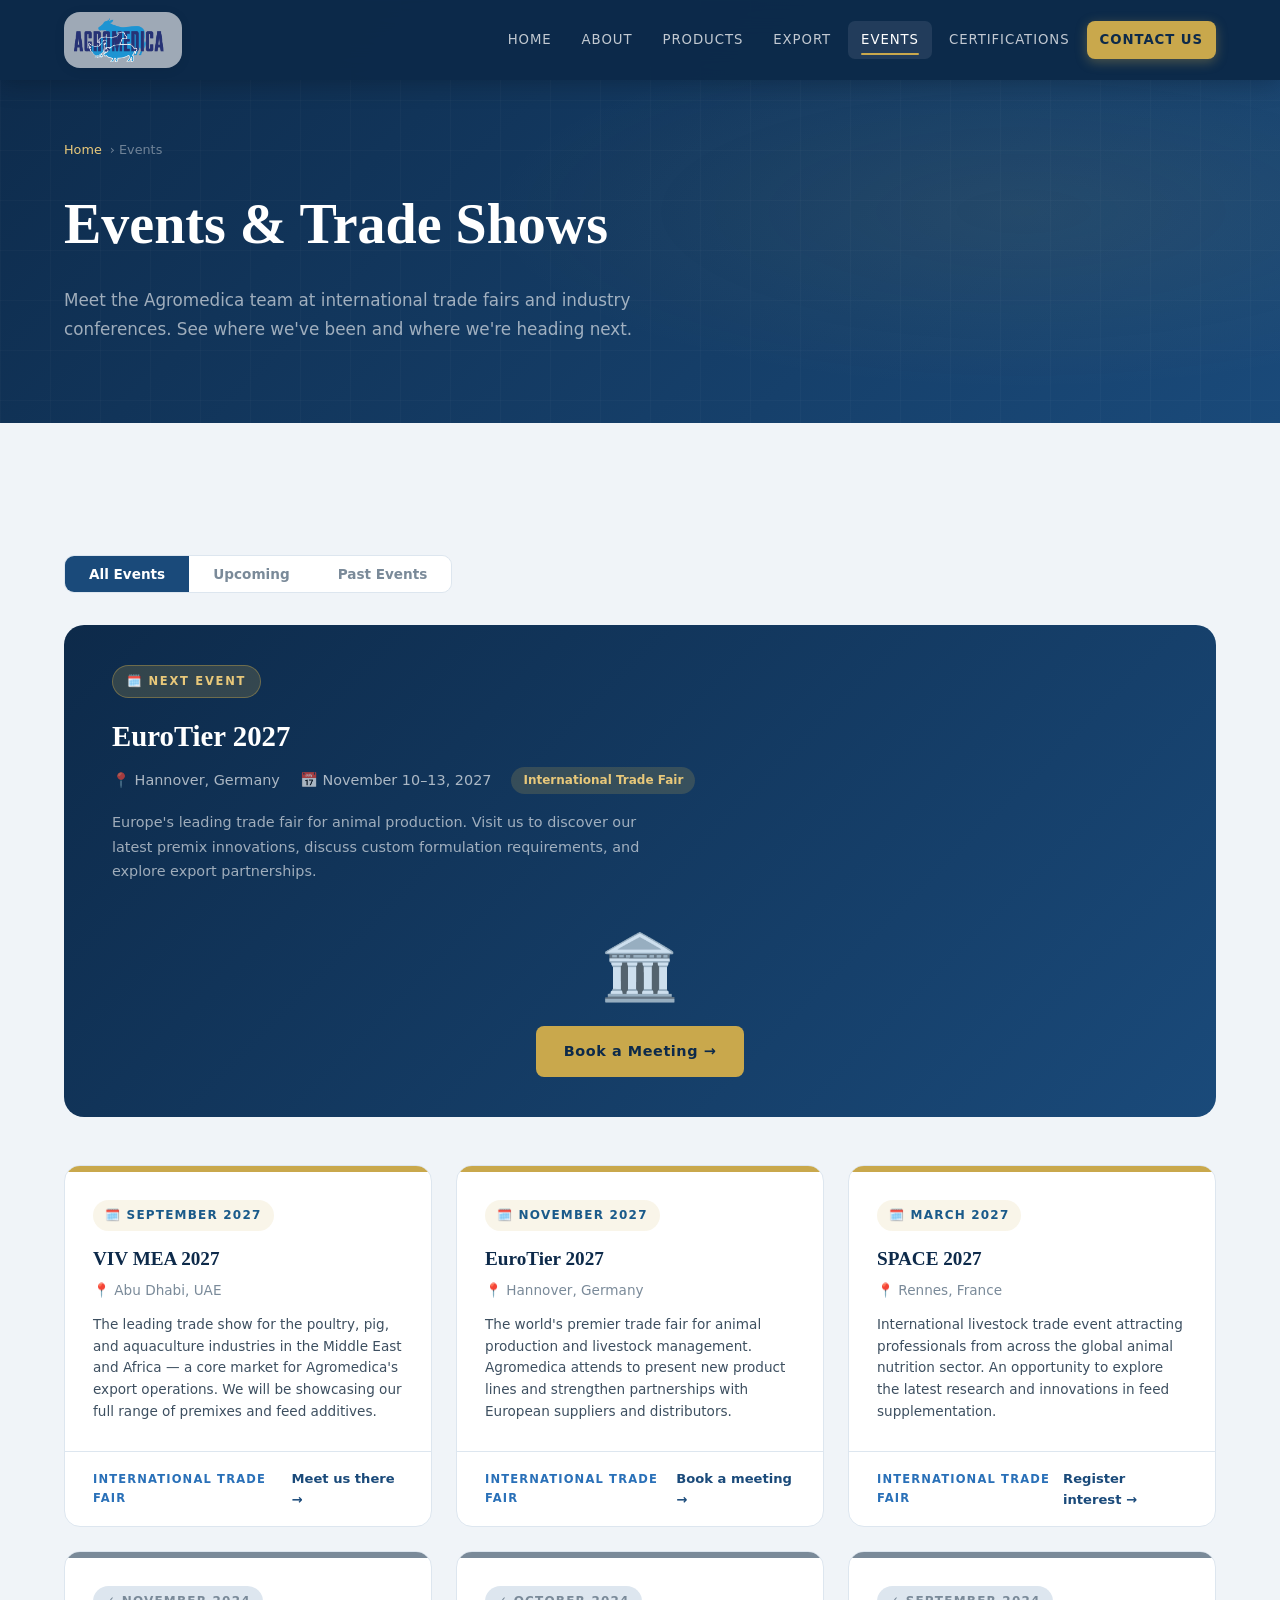
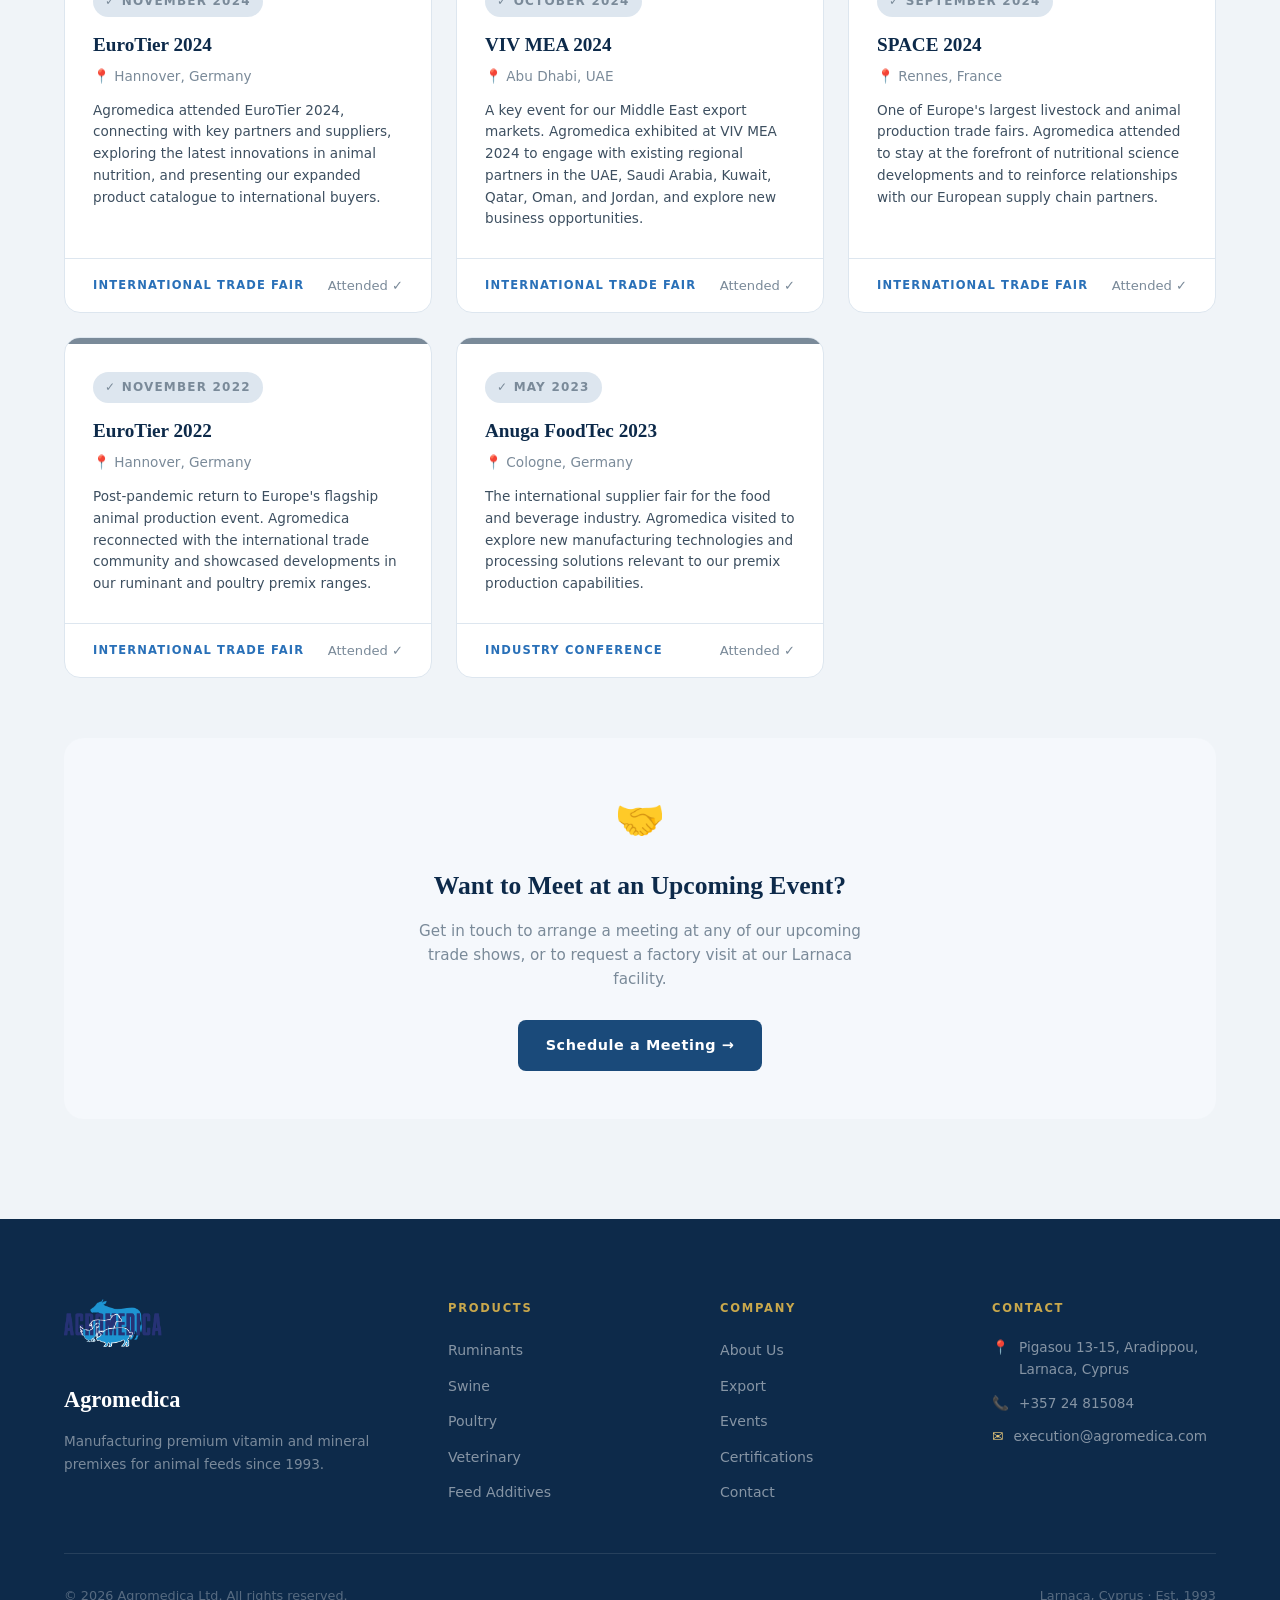
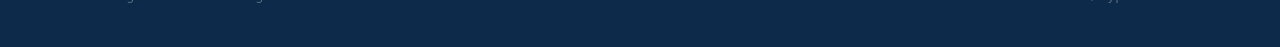
<file: pages/events.html>
<!DOCTYPE html>
<html lang="en">
<head>
  <meta charset="UTF-8">
  <meta name="viewport" content="width=device-width, initial-scale=1.0">
  <title>Events — Agromedica</title>
  <style>
/* ── Playfair Display — works offline via system fallback ── */
:root {
  --blue-dark: #0d2a4a;
  --blue-mid: #1a4a7a;
  --blue-accent: #2970b8;
  --blue-light: #5a9fd4;
  --blue-pale: #e8f2fb;
  --gold: #c9a84c;
  --gold-light: #e8c87a;
  --cream: #f5f8fc;
  --white: #ffffff;
  --gray-100: #f0f4f8;
  --gray-200: #dde6ef;
  --gray-500: #7a8a99;
  --gray-700: #3d4f60;
  --gray-900: #111e2d;
  --font-display: Georgia, 'Times New Roman', serif;
  --font-body: -apple-system, BlinkMacSystemFont, 'Segoe UI', system-ui, sans-serif;
  --nav-h: 80px;
  --ease: cubic-bezier(0.4, 0, 0.2, 1);
  --transition: 0.3s var(--ease);
}

*, *::before, *::after { box-sizing: border-box; margin: 0; padding: 0; }
html { scroll-behavior: smooth; }
body { font-family: var(--font-body); font-size: 16px; color: var(--gray-900); background: var(--white); line-height: 1.6; overflow-x: hidden; }

/* ── KEYFRAMES ── */
@keyframes fadeUp { from { opacity:0; transform:translateY(40px); } to { opacity:1; transform:translateY(0); } }
@keyframes fadeIn { from { opacity:0; } to { opacity:1; } }
@keyframes slideInLeft { from { opacity:0; transform:translateX(-60px); } to { opacity:1; transform:translateX(0); } }
@keyframes slideInRight { from { opacity:0; transform:translateX(60px); } to { opacity:1; transform:translateX(0); } }
@keyframes shimmer { 0% { background-position:-200% center; } 100% { background-position:200% center; } }
@keyframes float { 0%,100% { transform:translateY(0); } 50% { transform:translateY(-14px); } }
@keyframes spin-slow { from { transform:rotate(0deg); } to { transform:rotate(360deg); } }
@keyframes nav-drop { from { opacity:0; transform:translateY(-100%); } to { opacity:1; transform:translateY(0); } }
@keyframes particle { 0% { transform:translateY(0) rotate(0deg); opacity:.6; } 100% { transform:translateY(-100vh) rotate(720deg); opacity:0; } }
@keyframes gradient-shift { 0%,100% { background-position:0% 50%; } 50% { background-position:100% 50%; } }
@keyframes bar-grow { from { transform:scaleX(0); } to { transform:scaleX(1); } }
@keyframes pulse { 0%,100% { box-shadow:0 0 0 0 rgba(201,168,76,0.4); } 50% { box-shadow:0 0 0 12px rgba(201,168,76,0); } }

/* ── SCROLL REVEAL ── */
/* Reveal: only hide if JS adds .js-reveal-ready to <body> */
body.js-reveal-ready /* Reveal: only hide if JS adds .js-reveal-ready to <body> */
body.js-reveal-ready .reveal { opacity:0; transform:translateY(28px); transition:opacity .6s var(--ease), transform .6s var(--ease); }
body.js-reveal-ready .reveal.visible { opacity:1; transform:translateY(0); }
body.js-reveal-ready .reveal-left { opacity:0; transform:translateX(-40px); transition:opacity .6s var(--ease), transform .6s var(--ease); }
body.js-reveal-ready .reveal-left.visible { opacity:1; transform:translateX(0); }
body.js-reveal-ready .reveal-right { opacity:0; transform:translateX(40px); transition:opacity .6s var(--ease), transform .6s var(--ease); }
body.js-reveal-ready .reveal-right.visible { opacity:1; transform:translateX(0); }
.delay-1 { transition-delay:.1s!important; } .delay-2 { transition-delay:.2s!important; }
.delay-3 { transition-delay:.3s!important; } .delay-4 { transition-delay:.4s!important; }
.delay-5 { transition-delay:.5s!important; }

/* ── NAV ── */
nav {
  position:fixed; top:0; left:0; right:0; height:var(--nav-h);
  background:rgba(13,42,74,0.97);
  backdrop-filter:blur(16px); -webkit-backdrop-filter:blur(16px);
  display:flex; align-items:center; justify-content:space-between;
  padding:0 5%; z-index:1000;
  box-shadow:0 2px 24px rgba(0,0,0,0.25);
  animation:nav-drop .6s var(--ease) both;
}
.nav-logo {
  display:flex;
  align-items:center;
  gap:12px;
  text-decoration:none;
  transition:opacity var(--transition);
  background:rgba(255,255,255,0.6);
  padding:6px 18px 6px 10px;
  border-radius:16px;
  box-shadow:0 2px 12px rgba(0,0,0,0.07);
 }
.nav-logo:hover { opacity:.85; }
.nav-logo-icon {
  width:44px; height:44px; background:var(--gold); border-radius:10px;
  display:grid; place-items:center; font-size:20px;
  transition:transform var(--transition), box-shadow var(--transition);
}
.nav-logo:hover .nav-logo-icon { transform:rotate(-8deg) scale(1.1); box-shadow:0 6px 18px rgba(201,168,76,.5); }
.nav-logo-text { font-family:var(--font-display); font-size:1.4rem; font-weight:700; color:var(--white); letter-spacing:.02em; display:block; }
.nav-logo-sub { display:block; font-size:.6rem; font-weight:400; letter-spacing:.18em; text-transform:uppercase; color:var(--gold-light); line-height:1; }
.nav-links { display:flex; align-items:center; gap:4px; list-style:none; }
.nav-links li { opacity:0; animation:fadeIn .4s var(--ease) forwards; }
.nav-links li:nth-child(1){animation-delay:.15s} .nav-links li:nth-child(2){animation-delay:.22s}
.nav-links li:nth-child(3){animation-delay:.29s} .nav-links li:nth-child(4){animation-delay:.36s}
.nav-links li:nth-child(5){animation-delay:.43s} .nav-links li:nth-child(6){animation-delay:.5s}
.nav-links li:nth-child(7){animation-delay:.57s}
.nav-links a {
  font-size:.83rem; font-weight:500; letter-spacing:.07em; text-transform:uppercase;
  color:rgba(255,255,255,.75); text-decoration:none;
  padding:8px 13px; border-radius:7px; display:block; position:relative;
  transition:color var(--transition), background var(--transition);
}
.nav-links a::after {
  content:''; position:absolute; bottom:4px; left:13px; right:13px;
  height:2px; background:var(--gold); border-radius:2px;
  transform:scaleX(0); transform-origin:center;
  transition:transform var(--transition);
}
.nav-links a:hover, .nav-links a.active { color:var(--white); background:rgba(255,255,255,.09); }
.nav-links a:hover::after, .nav-links a.active::after { transform:scaleX(1); }
.nav-cta { background:var(--gold)!important; color:var(--blue-dark)!important; font-weight:700!important; border-radius:8px!important; box-shadow:0 3px 12px rgba(201,168,76,.35)!important; }
.nav-cta:hover { background:var(--gold-light)!important; transform:translateY(-2px)!important; box-shadow:0 6px 20px rgba(201,168,76,.5)!important; }
.nav-cta::after { display:none!important; }
.hamburger { display:none; flex-direction:column; gap:5px; cursor:pointer; padding:8px; border:none; background:transparent; }
.hamburger span { display:block; width:24px; height:2px; background:var(--white); border-radius:2px; transition:var(--transition); }

/* ── HERO ── */
.hero { min-height:100vh; padding-top:var(--nav-h); position:relative; display:flex; align-items:center; overflow:hidden; background:var(--blue-dark); }
.hero-bg {
  position:absolute; inset:0;
  background: radial-gradient(ellipse 80% 60% at 70% 40%, rgba(41,112,184,.22) 0%, transparent 60%),
              radial-gradient(ellipse 60% 80% at 10% 80%, rgba(201,168,76,.1) 0%, transparent 50%),
              linear-gradient(135deg,#060f1e 0%,#0d2a4a 50%,#0a1e38 100%);
  background-size:200% 200%; animation:gradient-shift 12s ease infinite;
}
.hero-particles { position:absolute; inset:0; overflow:hidden; pointer-events:none; }
.hero-particles span { position:absolute; bottom:-20px; width:6px; height:6px; border-radius:50%; background:rgba(201,168,76,.4); animation:particle linear infinite; }
.hero-particles span:nth-child(1){left:10%;animation-duration:14s;animation-delay:0s;width:4px;height:4px}
.hero-particles span:nth-child(2){left:25%;animation-duration:18s;animation-delay:2s;width:7px;height:7px;background:rgba(90,159,212,.3)}
.hero-particles span:nth-child(3){left:40%;animation-duration:12s;animation-delay:4s;width:3px;height:3px}
.hero-particles span:nth-child(4){left:60%;animation-duration:20s;animation-delay:1s;width:8px;height:8px;background:rgba(90,159,212,.25)}
.hero-particles span:nth-child(5){left:75%;animation-duration:16s;animation-delay:3s;width:5px;height:5px}
.hero-particles span:nth-child(6){left:88%;animation-duration:11s;animation-delay:5s;width:3px;height:3px;background:rgba(232,200,122,.5)}
.hero-grid {
  position:absolute; inset:0;
  background-image:linear-gradient(rgba(255,255,255,.03) 1px,transparent 1px),linear-gradient(90deg,rgba(255,255,255,.03) 1px,transparent 1px);
  background-size:60px 60px; animation:fadeIn 2s ease both .8s; opacity:0;
}
.hero-content {
  position:relative; z-index:2; max-width:1280px; margin:0 auto;
  padding:80px 5%; display:grid; grid-template-columns:1fr 1fr; gap:80px; align-items:center; width:100%;
}
.hero-badge {
  display:inline-flex; align-items:center; gap:8px;
  background:rgba(201,168,76,.15); border:1px solid rgba(201,168,76,.35);
  color:var(--gold-light); font-size:.75rem; font-weight:600; letter-spacing:.15em; text-transform:uppercase;
  padding:8px 18px; border-radius:100px; margin-bottom:24px;
  animation:fadeUp .7s var(--ease) both .3s; position:relative; overflow:hidden;
}
.hero-badge::after { content:''; position:absolute; inset:0; background:linear-gradient(90deg,transparent,rgba(255,255,255,.12),transparent); background-size:200% 100%; animation:shimmer 2.5s ease infinite; }
.hero-title { font-family:var(--font-display); font-size:clamp(2.4rem,5vw,4rem); font-weight:700; color:var(--white); line-height:1.15; margin-bottom:24px; animation:fadeUp .7s var(--ease) both .5s; }
.hero-title em { font-style:normal; color:var(--gold); }
.hero-desc { font-size:1.05rem; color:rgba(255,255,255,.65); line-height:1.8; margin-bottom:40px; max-width:480px; animation:fadeUp .7s var(--ease) both .65s; }
.hero-actions { display:flex; gap:16px; flex-wrap:wrap; animation:fadeUp .7s var(--ease) both .8s; }
.hero-stats { display:grid; grid-template-columns:repeat(3,1fr); gap:24px; margin-top:56px; padding-top:40px; border-top:1px solid rgba(255,255,255,.1); animation:fadeUp .7s var(--ease) both .95s; }
.hero-stat-num { font-family:var(--font-display); font-size:2.2rem; font-weight:700; color:var(--gold); line-height:1; }
.hero-stat-label { font-size:.78rem; color:rgba(255,255,255,.5); font-weight:400; letter-spacing:.05em; margin-top:6px; }
.hero-visual { animation:slideInRight .9s var(--ease) both .6s; }
.hero-cards { display:grid; grid-template-columns:1fr 1fr; gap:16px; }
.hero-card { background:rgba(255,255,255,.06); border:1px solid rgba(255,255,255,.1); border-radius:16px; padding:28px 24px; transition:background var(--transition),border-color var(--transition),transform .4s var(--ease),box-shadow .4s var(--ease); text-decoration:none; display:block; }
.hero-card:hover { background:rgba(255,255,255,.11); border-color:rgba(201,168,76,.45); transform:translateY(-8px); box-shadow:0 20px 48px rgba(0,0,0,.3); }
.hero-card:first-child { grid-column:1/-1; background:rgba(201,168,76,.1); border-color:rgba(201,168,76,.25); }
.hero-card:first-child:hover { background:rgba(201,168,76,.17); border-color:rgba(201,168,76,.55); }
.hero-card-icon { font-size:2rem; margin-bottom:12px; transition:transform .4s var(--ease); }
.hero-card:hover .hero-card-icon { transform:scale(1.25) rotate(-5deg); }
.hero-card-title { font-family:var(--font-display); font-size:1.1rem; font-weight:600; color:var(--white); margin-bottom:6px; }
.hero-card-desc { font-size:.82rem; color:rgba(255,255,255,.5); line-height:1.5; }

/* ── BUTTONS ── */
.btn-primary { display:inline-flex; align-items:center; gap:8px; background:var(--gold); color:var(--blue-dark); font-family:var(--font-body); font-weight:700; font-size:.9rem; letter-spacing:.04em; padding:14px 28px; border-radius:8px; text-decoration:none; transition:background var(--transition),transform var(--transition),box-shadow var(--transition); border:none; cursor:pointer; }
.btn-primary:hover { background:var(--gold-light); transform:translateY(-3px); box-shadow:0 10px 28px rgba(201,168,76,.4); }
.btn-primary:active { transform:translateY(-1px); }
.btn-outline { display:inline-flex; align-items:center; gap:8px; background:transparent; color:var(--white); font-family:var(--font-body); font-weight:500; font-size:.9rem; padding:14px 28px; border-radius:8px; text-decoration:none; border:1.5px solid rgba(255,255,255,.28); transition:border-color var(--transition),background var(--transition),transform var(--transition); cursor:pointer; }
.btn-outline:hover { border-color:rgba(255,255,255,.65); background:rgba(255,255,255,.07); transform:translateY(-2px); }

/* ── SECTIONS ── */
.section { padding:100px 5%; }
.section-inner { max-width:1280px; margin:0 auto; }
.section-label { display:inline-flex; align-items:center; gap:10px; font-size:.72rem; font-weight:700; letter-spacing:.2em; text-transform:uppercase; color:var(--blue-accent); margin-bottom:16px; }
.section-label::before { content:''; width:24px; height:2px; background:var(--blue-accent); border-radius:2px; display:block; transform-origin:left; }
.section-title { font-family:var(--font-display); font-size:clamp(1.8rem,3.5vw,2.8rem); font-weight:700; color:var(--blue-dark); line-height:1.25; margin-bottom:20px; }
.section-title.light { color:var(--white); }
.section-desc { font-size:1rem; color:var(--gray-500); line-height:1.8; max-width:600px; }

/* ── ABOUT ── */
.about-strip { background:var(--cream); }
.about-grid { display:grid; grid-template-columns:1fr 1fr; gap:80px; align-items:center; }
.about-image-wrap { position:relative; }
.about-image-placeholder { width:100%; aspect-ratio:4/3; background:linear-gradient(135deg,var(--blue-mid),var(--blue-accent)); border-radius:20px; display:grid; place-items:center; font-size:5rem; overflow:hidden; position:relative; transition:transform .6s var(--ease),box-shadow .6s var(--ease); }
.about-image-placeholder:hover { transform:scale(1.02) rotate(.5deg); box-shadow:0 24px 60px rgba(13,42,74,.2); }
.about-image-placeholder::after { content:''; position:absolute; inset:0; background:url('../images/about-image.jpg') center/cover no-repeat; opacity:.7; border-radius:20px; }
.about-badge { position:absolute; bottom:-20px; right:-20px; background:var(--gold); color:var(--blue-dark); border-radius:16px; padding:20px 24px; text-align:center; box-shadow:0 12px 32px rgba(201,168,76,.35); animation:float 4s ease-in-out infinite; }
.about-badge-num { font-family:var(--font-display); font-size:2rem; font-weight:900; line-height:1; }
.about-badge-text { font-size:.72rem; font-weight:600; letter-spacing:.1em; text-transform:uppercase; margin-top:4px; }
.about-pillars { display:grid; grid-template-columns:1fr 1fr; gap:16px; margin-top:32px; }
.pillar { background:var(--white); border-radius:12px; padding:20px; border-left:3px solid var(--blue-accent); transition:transform var(--transition),box-shadow var(--transition),border-color var(--transition); }
.pillar:hover { transform:translateX(5px); box-shadow:0 8px 24px rgba(13,42,74,.1); border-color:var(--gold); }
.pillar-icon { font-size:1.4rem; margin-bottom:8px; transition:transform var(--transition); }
.pillar:hover .pillar-icon { transform:scale(1.3); }
.pillar-title { font-weight:600; font-size:.9rem; color:var(--blue-dark); margin-bottom:4px; }
.pillar-text { font-size:.8rem; color:var(--gray-500); line-height:1.5; }

/* ── PRODUCTS ── */
.products-section { background:var(--white); }
.product-filters { display:flex; gap:10px; flex-wrap:wrap; margin:32px 0; }
.filter-btn { padding:8px 18px; border-radius:100px; border:1.5px solid var(--gray-200); background:transparent; font-family:var(--font-body); font-size:.82rem; font-weight:500; color:var(--gray-700); cursor:pointer; transition:background var(--transition),border-color var(--transition),color var(--transition),transform var(--transition); }
.filter-btn:hover { transform:translateY(-2px); }
.filter-btn:hover,.filter-btn.active { background:var(--blue-mid); border-color:var(--blue-mid); color:var(--white); }
.products-grid { display:grid; grid-template-columns:repeat(auto-fill,minmax(300px,1fr)); gap:24px; }
.product-card { background:var(--cream); border-radius:16px; overflow:hidden; border:1px solid var(--gray-200); transition:transform .4s var(--ease),box-shadow .4s var(--ease),border-color var(--transition); text-decoration:none; display:block; }
.product-card:hover { transform:translateY(-8px) scale(1.01); box-shadow:0 24px 52px rgba(13,42,74,.13); border-color:var(--blue-light); }
.product-card-header { padding:32px; display:flex; align-items:center; gap:16px; }
.product-icon { width:60px; height:60px; border-radius:12px; display:grid; place-items:center; font-size:1.8rem; flex-shrink:0; transition:transform .4s var(--ease); }
.product-card:hover .product-icon { transform:rotate(-8deg) scale(1.15); }
.product-card-body { padding:0 32px 32px; }
.product-category { font-size:.7rem; font-weight:700; letter-spacing:.15em; text-transform:uppercase; color:var(--blue-accent); margin-bottom:6px; }
.product-name { font-family:var(--font-display); font-size:1.15rem; font-weight:600; color:var(--blue-dark); margin-bottom:10px; line-height:1.3; }
.product-desc { font-size:.85rem; color:var(--gray-500); line-height:1.6; }
.product-tag { display:inline-block; margin-top:14px; font-size:.75rem; font-weight:600; color:var(--blue-accent); background:rgba(41,112,184,.1); border-radius:100px; padding:4px 12px; transition:background var(--transition),color var(--transition); }
.product-card:hover .product-tag { background:var(--blue-accent); color:var(--white); }

/* ── EXPORT ── */
.export-section { background:linear-gradient(135deg,var(--blue-dark) 0%,var(--blue-mid) 100%); position:relative; overflow:hidden; }
.export-section::before { content:''; position:absolute; top:-40%; right:-15%; width:600px; height:600px; border-radius:50%; background:rgba(255,255,255,.03); animation:spin-slow 40s linear infinite; pointer-events:none; }
.export-grid { display:grid; grid-template-columns:1fr 1fr; gap:80px; align-items:start; }
.export-countries { display:grid; grid-template-columns:1fr 1fr; gap:14px; margin-top:32px; }
.country-card { background:rgba(255,255,255,.07); border:1px solid rgba(255,255,255,.12); border-radius:12px; padding:18px 20px; display:flex; align-items:center; gap:12px; transition:background var(--transition),border-color var(--transition),transform var(--transition); cursor:default; }
.country-card:hover { background:rgba(255,255,255,.13); border-color:rgba(201,168,76,.45); transform:translateX(5px); }
.country-flag { font-size:1.6rem; transition:transform var(--transition); }
.country-card:hover .country-flag { transform:scale(1.2); }
.country-name { font-weight:600; font-size:.9rem; color:var(--white); }
.country-detail { font-size:.75rem; color:rgba(255,255,255,.5); margin-top:2px; }
.hq-card { background:rgba(201,168,76,.12); border:1px solid rgba(201,168,76,.3); border-radius:16px; padding:32px; margin-top:32px; transition:background var(--transition),border-color var(--transition); }
.hq-card:hover { background:rgba(201,168,76,.18); border-color:rgba(201,168,76,.5); }
.hq-card h4 { font-family:var(--font-display); font-size:1.2rem; color:var(--gold); margin-bottom:16px; }
.hq-detail { display:flex; align-items:flex-start; gap:10px; margin-bottom:12px; font-size:.88rem; color:rgba(255,255,255,.7); }
.hq-icon { font-size:1rem; flex-shrink:0; margin-top:2px; color:var(--gold-light); }

/* ── EVENTS ── */
.events-section { background:var(--gray-100); }
.events-tabs { display:flex; margin:32px 0; border-radius:10px; overflow:hidden; border:1.5px solid var(--gray-200); width:fit-content; }
.events-tab { padding:10px 24px; font-family:var(--font-body); font-size:.85rem; font-weight:600; border:none; background:var(--white); color:var(--gray-500); cursor:pointer; transition:background var(--transition),color var(--transition); }
.events-tab.active { background:var(--blue-mid); color:var(--white); }
.events-tab:hover:not(.active) { background:var(--gray-200); }
.events-grid { display:grid; grid-template-columns:repeat(auto-fill,minmax(340px,1fr)); gap:24px; }
.event-card { background:var(--white); border-radius:16px; overflow:hidden; border:1px solid var(--gray-200); transition:transform .4s var(--ease),box-shadow .4s var(--ease); display:flex; flex-direction:column; }
.event-card:hover { transform:translateY(-6px); box-shadow:0 20px 48px rgba(13,42,74,.12); }
.event-card-banner { height:6px; background:var(--blue-accent); }
.event-card-banner.upcoming { background:var(--gold); }
.event-card-banner.past { background:var(--gray-500); }
.event-card-body { padding:28px; flex:1; }
.event-date-badge { display:inline-flex; align-items:center; gap:6px; font-size:.75rem; font-weight:700; letter-spacing:.1em; text-transform:uppercase; padding:6px 12px; border-radius:100px; margin-bottom:16px; }
.event-date-badge.upcoming { background:rgba(201,168,76,.12); color:#1a5a8a; }
.event-date-badge.past { background:var(--gray-200); color:var(--gray-500); }
.event-name { font-family:var(--font-display); font-size:1.2rem; font-weight:700; color:var(--blue-dark); margin-bottom:8px; line-height:1.3; }
.event-location { font-size:.85rem; color:var(--gray-500); display:flex; align-items:center; gap:6px; margin-bottom:12px; }
.event-desc { font-size:.85rem; color:var(--gray-700); line-height:1.6; }
.event-card-footer { padding:16px 28px; border-top:1px solid var(--gray-200); display:flex; align-items:center; justify-content:space-between; }
.event-type-tag { font-size:.72rem; font-weight:600; letter-spacing:.1em; text-transform:uppercase; color:var(--blue-accent); }
.event-link { font-size:.82rem; font-weight:600; color:var(--blue-mid); text-decoration:none; display:flex; align-items:center; gap:4px; transition:color var(--transition),gap var(--transition); }
.event-link:hover { color:var(--gold); gap:8px; }

/* ── PARTNERS ── */
.partners-section { background:var(--white); padding:60px 5%; }
.partners-inner { max-width:1280px; margin:0 auto; text-align:center; }
.partners-title { font-size:.8rem; font-weight:700; letter-spacing:.2em; text-transform:uppercase; color:var(--gray-500); margin-bottom:36px; }
.partners-logos { display:flex; align-items:center; justify-content:center; gap:48px; flex-wrap:wrap; }
.partner-logo { height:40px; opacity:.4; filter:grayscale(1); transition:opacity .4s var(--ease),filter .4s var(--ease),transform .4s var(--ease); object-fit:contain; cursor:pointer; }
.partner-logo:hover { opacity:1; filter:grayscale(0); transform:scale(1.12) translateY(-4px); }

/* ── FOOTER ── */
footer { background:var(--blue-dark); padding:80px 5% 40px; }
.footer-inner { max-width:1280px; margin:0 auto; }
.footer-grid { display:grid; grid-template-columns:1.5fr 1fr 1fr 1fr; gap:48px; padding-bottom:48px; border-bottom:1px solid rgba(255,255,255,.1); }
.footer-brand-name { font-family:var(--font-display); font-size:1.4rem; font-weight:700; color:var(--white); margin:16px 0 12px; }
.footer-brand-desc { font-size:.85rem; color:rgba(255,255,255,.45); line-height:1.7; }
.footer-col-title { font-size:.72rem; font-weight:700; letter-spacing:.15em; text-transform:uppercase; color:var(--gold); margin-bottom:20px; }
.footer-links { list-style:none; display:flex; flex-direction:column; gap:10px; }
.footer-links a { font-size:.88rem; color:rgba(255,255,255,.5); text-decoration:none; transition:color var(--transition),padding-left var(--transition); }
.footer-links a:hover { color:var(--white); padding-left:6px; }
.footer-contact-item { display:flex; gap:10px; margin-bottom:12px; font-size:.85rem; color:rgba(255,255,255,.5); }
.footer-contact-icon { color:var(--gold-light); flex-shrink:0; }
.footer-bottom { display:flex; align-items:center; justify-content:space-between; padding-top:32px; font-size:.8rem; color:rgba(255,255,255,.3); flex-wrap:wrap; gap:12px; }

/* ── PAGE HEADER ── */
.page-header { padding:calc(var(--nav-h) + 60px) 5% 80px; background:linear-gradient(135deg,var(--blue-dark) 0%,var(--blue-mid) 100%); position:relative; overflow:hidden; }
.page-header::before { content:''; position:absolute; inset:0; background:radial-gradient(ellipse 70% 70% at 80% 50%,rgba(201,168,76,.08),transparent 60%),linear-gradient(rgba(255,255,255,.02) 1px,transparent 1px),linear-gradient(90deg,rgba(255,255,255,.02) 1px,transparent 1px); background-size:auto,50px 50px,50px 50px; }
.page-header-inner { max-width:1280px; margin:0 auto; position:relative; z-index:1; }
.page-header-title { font-family:var(--font-display); font-size:clamp(2rem,5vw,3.5rem); font-weight:700; color:var(--white); margin-bottom:16px; animation:slideInLeft .7s var(--ease) both .2s; }
.page-header-desc { font-size:1.05rem; color:rgba(255,255,255,.6); max-width:580px; line-height:1.7; animation:slideInLeft .7s var(--ease) both .35s; }
.breadcrumb { display:flex; align-items:center; gap:8px; font-size:.8rem; color:rgba(255,255,255,.4); margin-bottom:20px; animation:fadeIn .6s var(--ease) both .1s; }
.breadcrumb a { color:var(--gold-light); text-decoration:none; transition:color var(--transition); }
.breadcrumb a:hover { color:var(--gold); }

/* ── CERTS ── */
.certs-grid { display:grid; grid-template-columns:repeat(auto-fill,minmax(260px,1fr)); gap:24px; margin-top:40px; }
.cert-card { background:var(--cream); border:1px solid var(--gray-200); border-radius:16px; padding:32px; text-align:center; transition:transform .4s var(--ease),box-shadow .4s var(--ease),border-color var(--transition); }
.cert-card:hover { transform:translateY(-6px) scale(1.02); box-shadow:0 16px 40px rgba(13,42,74,.1); border-color:var(--blue-light); }
.cert-icon { font-size:2.5rem; margin-bottom:16px; transition:transform .4s var(--ease); }
.cert-card:hover .cert-icon { transform:rotate(-10deg) scale(1.3); }
.cert-name { font-family:var(--font-display); font-size:1.1rem; font-weight:600; color:var(--blue-dark); margin-bottom:8px; }
.cert-desc { font-size:.82rem; color:var(--gray-500); line-height:1.6; }

/* ── CONTACT ── */
.contact-grid { display:grid; grid-template-columns:1fr 1.4fr; gap:64px; align-items:start; }
.contact-form { background:var(--cream); border-radius:20px; padding:48px; }
.form-row { display:grid; grid-template-columns:1fr 1fr; gap:20px; }
.form-group { margin-bottom:20px; }
.form-group label { display:block; font-size:.82rem; font-weight:600; color:var(--blue-dark); margin-bottom:8px; }
.form-group input,.form-group select,.form-group textarea { width:100%; padding:12px 16px; border:1.5px solid var(--gray-200); border-radius:8px; font-family:var(--font-body); font-size:.9rem; color:var(--gray-900); background:var(--white); transition:border-color var(--transition),box-shadow var(--transition); outline:none; }
.form-group input:focus,.form-group select:focus,.form-group textarea:focus { border-color:var(--blue-accent); box-shadow:0 0 0 3px rgba(41,112,184,.12); }
.form-group textarea { resize:vertical; min-height:120px; }

/* ── RESPONSIVE ── */




.nav-logo-img {
  height: 44px;
  width: auto;
  object-fit: contain;
  display: block;
  transition: opacity 0.3s ease;
}
.nav-logo:hover .nav-logo-img { opacity: 0.85; }
/* Remove old icon styles that no longer apply */
.nav-logo-icon { display: none; }
.nav-logo-text { display: none; }
.nav-logo-sub  { display: none; }



.about-strip, .section, .partners-section { overflow: hidden; }
.about-image-wrap { overflow: visible; }
.about-image-placeholder:hover { transform: scale(1.02); } /* remove rotate that causes overflow */
.pillar:hover { transform: translateX(3px); }
.country-card:hover { transform: translateX(3px); }
.hero-card:hover { transform: translateY(-6px); }
.product-card:hover { transform: translateY(-6px); }


.hamburger.active span:nth-child(1) { transform: translateY(7px) rotate(45deg); }
.hamburger.active span:nth-child(2) { opacity: 0; }
.hamburger.active span:nth-child(3) { transform: translateY(-7px) rotate(-45deg); }





@media (max-width:1024px) {
  .hero-content,.about-grid,.export-grid,.contact-grid { grid-template-columns:1fr; gap:48px; }
  .footer-grid { grid-template-columns:1fr 1fr; }
  .responsive-2col { grid-template-columns:1fr !important; gap:32px !important; }
}
@media (max-width:768px) {
  .nav-links { display:none !important; }
  .nav-links.open {
    display:flex !important;
    flex-direction:column;
    position:fixed;
    top:var(--nav-h); left:0; right:0;
    background:rgba(13,42,74,0.98);
    backdrop-filter:blur(20px);
    -webkit-backdrop-filter:blur(20px);
    padding:24px 5% 36px;
    border-top:1px solid rgba(255,255,255,0.12);
    gap:6px;
    z-index:999;
    box-shadow:0 16px 48px rgba(0,0,0,0.4);
    transform-origin:top center;
    animation:menuSlideDown 0.28s cubic-bezier(0.4,0,0.2,1) both;
  }
  @keyframes menuSlideDown {
    from { opacity:0; transform:translateY(-12px) scaleY(0.95); }
    to   { opacity:1; transform:translateY(0) scaleY(1); }
  }
  .nav-links.open li { opacity:1 !important; animation:none !important; }
  .nav-links.open a {
    font-size:1rem; padding:13px 16px; border-radius:8px;
    border-bottom:1px solid rgba(255,255,255,0.06);
  }
  .nav-links.open a:last-child { border-bottom:none; }
  .hamburger { display:flex !important; }
  .hamburger span { transition:transform 0.3s ease, opacity 0.3s ease; }
  .hero-stats { grid-template-columns:1fr 1fr; }
  .about-pillars { grid-template-columns:1fr; }
  .export-countries { grid-template-columns:1fr; }
  .footer-grid { grid-template-columns:1fr; gap:32px; }
  .form-row { grid-template-columns:1fr; }
  .contact-form, .contact-form-wrap { padding:28px; }
  .responsive-2col { grid-template-columns:1fr !important; gap:32px !important; }
}
</style>
</head>
<body>

<nav>
  <a href="../index.html" class="nav-logo">
    <img src="../images/agromedica-logo.png" alt="Agromedica" class="nav-logo-img">
  </a>
  <ul class="nav-links">
    <li><a href="../index.html">Home</a></li>
    <li><a href="about.html">About</a></li>
    <li><a href="products.html">Products</a></li>
    <li><a href="export.html">Export</a></li>
    <li><a href="events.html" class="active">Events</a></li>
    <li><a href="certifications.html">Certifications</a></li>
    <li><a href="contact.html" class="nav-cta">Contact Us</a></li>
  </ul>
  <div class="hamburger"><span></span><span></span><span></span></div>
</nav>

<div class="page-header">
  <div class="page-header-inner">
    <div class="breadcrumb"><a href="../index.html">Home</a> › Events</div>
    <h1 class="page-header-title">Events & Trade Shows</h1>
    <p class="page-header-desc">Meet the Agromedica team at international trade fairs and industry conferences. See where we've been and where we're heading next.</p>
  </div>
</div>

<section class="section events-section">
  <div class="section-inner">

    <!-- Tabs -->
    <div class="events-tabs">
      <button class="events-tab active" data-tab="all">All Events</button>
      <button class="events-tab" data-tab="upcoming">Upcoming</button>
      <button class="events-tab" data-tab="past">Past Events</button>
    </div>

    <!-- Upcoming Highlight -->
    <div style="background:linear-gradient(135deg,var(--blue-dark),var(--blue-mid));border-radius:20px;padding:40px 48px;display:grid;grid-template-columns:1fr;gap:32px;align-items:center;margin-bottom:48px">
      <div>
        <div style="display:inline-flex;align-items:center;gap:8px;background:rgba(201,168,76,0.2);border:1px solid rgba(201,168,76,0.4);color:var(--gold-light);font-size:0.72rem;font-weight:700;letter-spacing:0.15em;text-transform:uppercase;padding:6px 14px;border-radius:100px;margin-bottom:20px">
          🗓️ Next Event
        </div>
        <h2 style="font-family:var(--font-display);font-size:1.8rem;color:var(--white);margin-bottom:12px;line-height:1.3">EuroTier 2027</h2>
        <div style="display:flex;align-items:center;gap:20px;flex-wrap:wrap;margin-bottom:16px">
          <span style="color:rgba(255,255,255,0.65);font-size:0.9rem">📍 Hannover, Germany</span>
          <span style="color:rgba(255,255,255,0.65);font-size:0.9rem">📅 November 10–13, 2027</span>
          <span style="background:rgba(201,168,76,0.2);color:var(--gold-light);font-size:0.75rem;font-weight:600;padding:4px 12px;border-radius:100px">International Trade Fair</span>
        </div>
        <p style="color:rgba(255,255,255,0.6);font-size:0.9rem;line-height:1.7;max-width:540px">
          Europe's leading trade fair for animal production. Visit us to discover our latest premix innovations, discuss custom formulation requirements, and explore export partnerships.
        </p>
      </div>
      <div style="text-align:center;flex-shrink:0">
        <div style="font-size:4rem;margin-bottom:8px">🏛️</div>
        <a href="contact.html" class="btn-primary" style="white-space:nowrap">Book a Meeting →</a>
      </div>
    </div>

    <!-- Events Grid -->
    <div class="events-grid">

      <!-- UPCOMING -->
      <div class="event-card reveal" data-status="upcoming">
        <div class="event-card-banner upcoming"></div>
        <div class="event-card-body">
          <div class="event-date-badge upcoming">🗓️ September 2027</div>
          <div class="event-name">VIV MEA 2027</div>
          <div class="event-location">📍 Abu Dhabi, UAE</div>
          <div class="event-desc">The leading trade show for the poultry, pig, and aquaculture industries in the Middle East and Africa — a core market for Agromedica's export operations. We will be showcasing our full range of premixes and feed additives.</div>
        </div>
        <div class="event-card-footer">
          <span class="event-type-tag">International Trade Fair</span>
          <a href="contact.html" class="event-link">Meet us there →</a>
        </div>
      </div>

      <div class="event-card reveal" data-status="upcoming">
        <div class="event-card-banner upcoming"></div>
        <div class="event-card-body">
          <div class="event-date-badge upcoming">🗓️ November 2027</div>
          <div class="event-name">EuroTier 2027</div>
          <div class="event-location">📍 Hannover, Germany</div>
          <div class="event-desc">The world's premier trade fair for animal production and livestock management. Agromedica attends to present new product lines and strengthen partnerships with European suppliers and distributors.</div>
        </div>
        <div class="event-card-footer">
          <span class="event-type-tag">International Trade Fair</span>
          <a href="contact.html" class="event-link">Book a meeting →</a>
        </div>
      </div>

      <div class="event-card reveal" data-status="upcoming">
        <div class="event-card-banner upcoming"></div>
        <div class="event-card-body">
          <div class="event-date-badge upcoming">🗓️ March 2027</div>
          <div class="event-name">SPACE 2027</div>
          <div class="event-location">📍 Rennes, France</div>
          <div class="event-desc">International livestock trade event attracting professionals from across the global animal nutrition sector. An opportunity to explore the latest research and innovations in feed supplementation.</div>
        </div>
        <div class="event-card-footer">
          <span class="event-type-tag">International Trade Fair</span>
          <a href="contact.html" class="event-link">Register interest →</a>
        </div>
      </div>

      <!-- PAST -->
      <div class="event-card reveal" data-status="past">
        <div class="event-card-banner past"></div>
        <div class="event-card-body">
          <div class="event-date-badge past">✓ November 2024</div>
          <div class="event-name">EuroTier 2024</div>
          <div class="event-location">📍 Hannover, Germany</div>
          <div class="event-desc">Agromedica attended EuroTier 2024, connecting with key partners and suppliers, exploring the latest innovations in animal nutrition, and presenting our expanded product catalogue to international buyers.</div>
        </div>
        <div class="event-card-footer">
          <span class="event-type-tag">International Trade Fair</span>
          <span style="font-size:0.82rem;color:var(--gray-500)">Attended ✓</span>
        </div>
      </div>

      <div class="event-card reveal" data-status="past">
        <div class="event-card-banner past"></div>
        <div class="event-card-body">
          <div class="event-date-badge past">✓ October 2024</div>
          <div class="event-name">VIV MEA 2024</div>
          <div class="event-location">📍 Abu Dhabi, UAE</div>
          <div class="event-desc">A key event for our Middle East export markets. Agromedica exhibited at VIV MEA 2024 to engage with existing regional partners in the UAE, Saudi Arabia, Kuwait, Qatar, Oman, and Jordan, and explore new business opportunities.</div>
        </div>
        <div class="event-card-footer">
          <span class="event-type-tag">International Trade Fair</span>
          <span style="font-size:0.82rem;color:var(--gray-500)">Attended ✓</span>
        </div>
      </div>

      <div class="event-card reveal" data-status="past">
        <div class="event-card-banner past"></div>
        <div class="event-card-body">
          <div class="event-date-badge past">✓ September 2024</div>
          <div class="event-name">SPACE 2024</div>
          <div class="event-location">📍 Rennes, France</div>
          <div class="event-desc">One of Europe's largest livestock and animal production trade fairs. Agromedica attended to stay at the forefront of nutritional science developments and to reinforce relationships with our European supply chain partners.</div>
        </div>
        <div class="event-card-footer">
          <span class="event-type-tag">International Trade Fair</span>
          <span style="font-size:0.82rem;color:var(--gray-500)">Attended ✓</span>
        </div>
      </div>

      <div class="event-card reveal" data-status="past">
        <div class="event-card-banner past"></div>
        <div class="event-card-body">
          <div class="event-date-badge past">✓ November 2022</div>
          <div class="event-name">EuroTier 2022</div>
          <div class="event-location">📍 Hannover, Germany</div>
          <div class="event-desc">Post-pandemic return to Europe's flagship animal production event. Agromedica reconnected with the international trade community and showcased developments in our ruminant and poultry premix ranges.</div>
        </div>
        <div class="event-card-footer">
          <span class="event-type-tag">International Trade Fair</span>
          <span style="font-size:0.82rem;color:var(--gray-500)">Attended ✓</span>
        </div>
      </div>

      <div class="event-card reveal" data-status="past">
        <div class="event-card-banner past"></div>
        <div class="event-card-body">
          <div class="event-date-badge past">✓ May 2023</div>
          <div class="event-name">Anuga FoodTec 2023</div>
          <div class="event-location">📍 Cologne, Germany</div>
          <div class="event-desc">The international supplier fair for the food and beverage industry. Agromedica visited to explore new manufacturing technologies and processing solutions relevant to our premix production capabilities.</div>
        </div>
        <div class="event-card-footer">
          <span class="event-type-tag">Industry Conference</span>
          <span style="font-size:0.82rem;color:var(--gray-500)">Attended ✓</span>
        </div>
      </div>

    </div>

    <!-- CTA -->
    <div style="margin-top:60px;text-align:center;background:var(--cream);border-radius:20px;padding:48px">
      <div style="font-size:2.5rem;margin-bottom:16px">🤝</div>
      <h3 style="font-family:var(--font-display);font-size:1.6rem;color:var(--blue-dark);margin-bottom:12px">Want to Meet at an Upcoming Event?</h3>
      <p style="color:var(--gray-500);font-size:0.95rem;margin-bottom:28px;max-width:480px;margin-left:auto;margin-right:auto">
        Get in touch to arrange a meeting at any of our upcoming trade shows, or to request a factory visit at our Larnaca facility.
      </p>
      <a href="contact.html" class="btn-primary" style="background:var(--blue-mid);color:#fff">Schedule a Meeting →</a>
    </div>

  </div>
</section>

<footer>
  <div class="footer-inner">
    <div class="footer-grid">
      <div>
        <img src="../images/agromedica-logo.png" alt="Agromedica" style="height:48px;object-fit:contain;margin-bottom:12px;">
        <div class="footer-brand-name">Agromedica</div>
        <div class="footer-brand-desc">Manufacturing premium vitamin and mineral premixes for animal feeds since 1993.</div>
      </div>
      <div>
        <div class="footer-col-title">Products</div>
        <ul class="footer-links">
          <li><a href="products.html">Ruminants</a></li>
          <li><a href="products.html">Swine</a></li>
          <li><a href="products.html">Poultry</a></li>
          <li><a href="products.html">Veterinary</a></li>
          <li><a href="products.html">Feed Additives</a></li>
        </ul>
      </div>
      <div>
        <div class="footer-col-title">Company</div>
        <ul class="footer-links">
          <li><a href="about.html">About Us</a></li>
          <li><a href="export.html">Export</a></li>
          <li><a href="events.html">Events</a></li>
          <li><a href="certifications.html">Certifications</a></li>
          <li><a href="contact.html">Contact</a></li>
        </ul>
      </div>
      <div>
        <div class="footer-col-title">Contact</div>
        <div class="footer-contact-item"><span class="footer-contact-icon">📍</span>Pigasou 13-15, Aradippou, Larnaca, Cyprus</div>
        <div class="footer-contact-item"><span class="footer-contact-icon">📞</span>+357 24 815084</div>
        <div class="footer-contact-item"><span class="footer-contact-icon">✉️</span>execution@agromedica.com</div>
      </div>
    </div>
    <div class="footer-bottom">
      <span>© 2026 Agromedica Ltd. All rights reserved.</span>
      <span>Larnaca, Cyprus · Est. 1993</span>
    </div>
  </div>
</footer>

<script src="../js/main.js"></script>
</body>
</html>
</file>
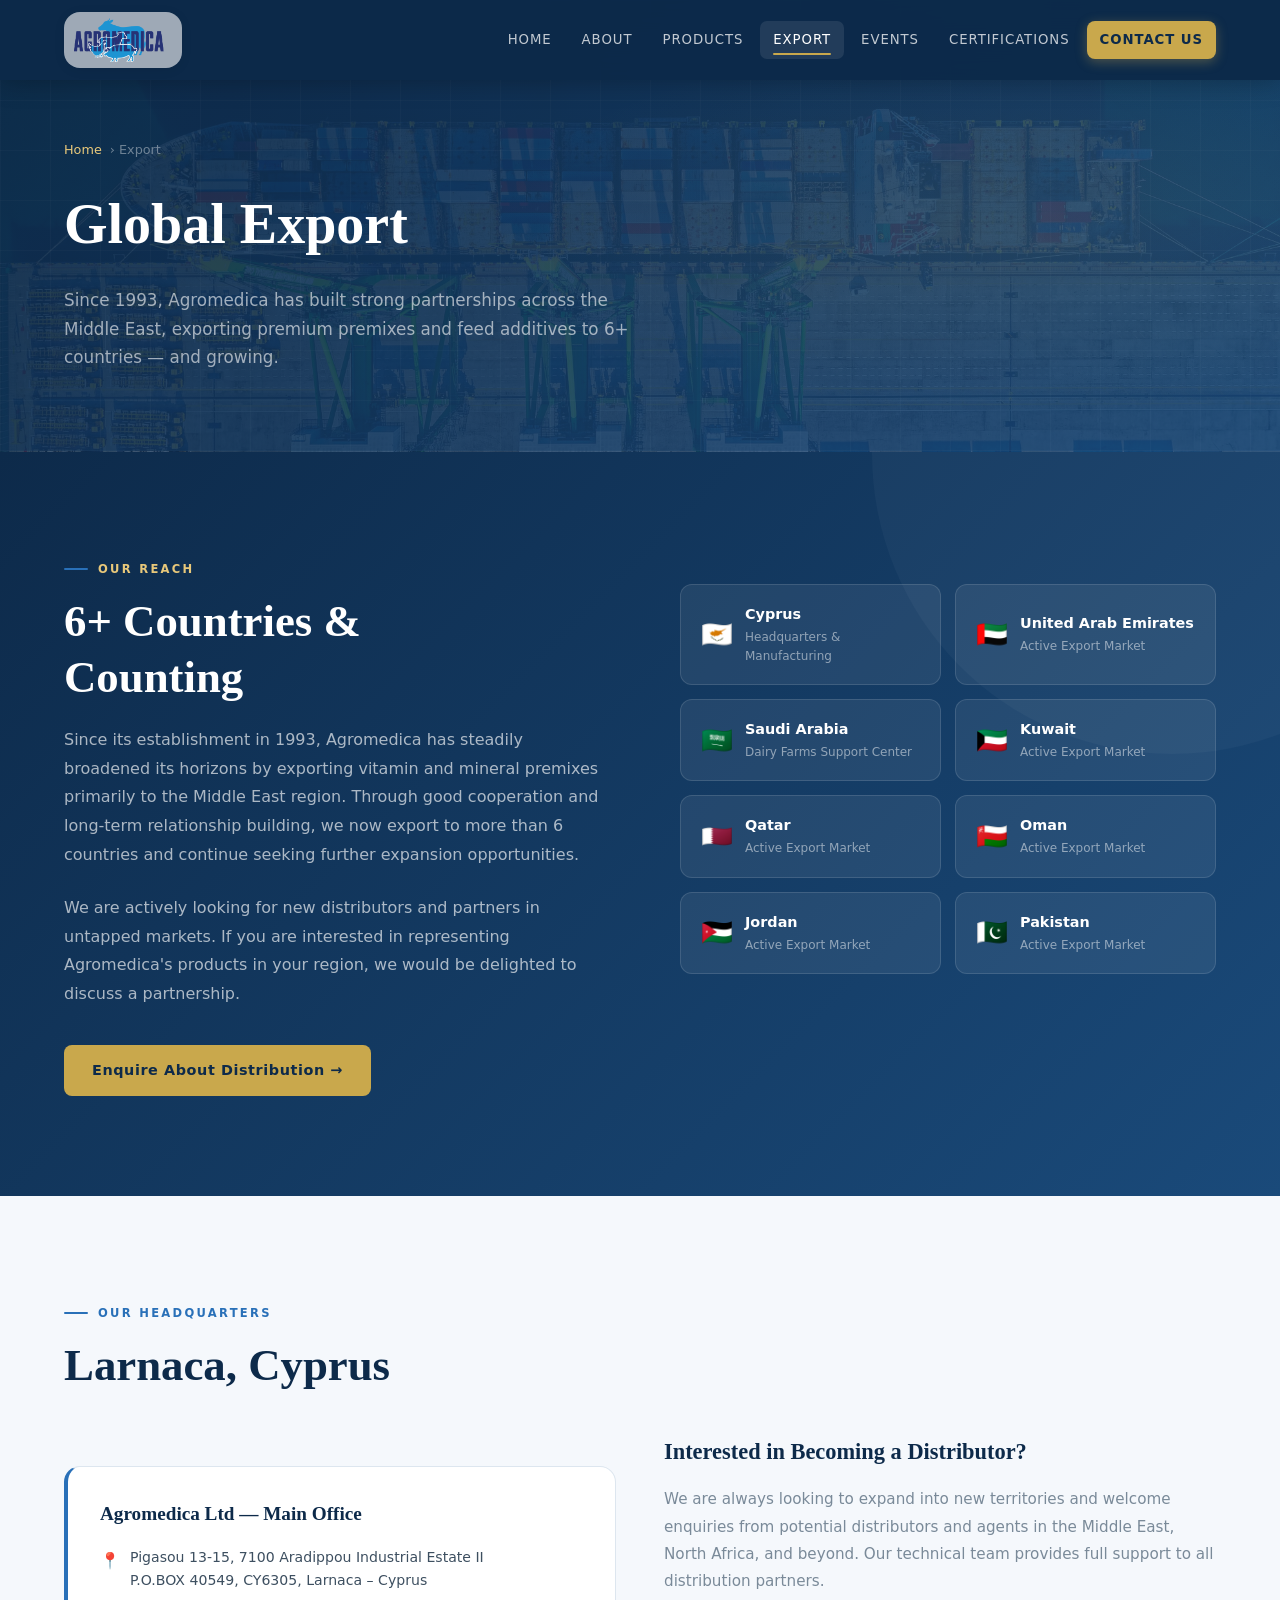
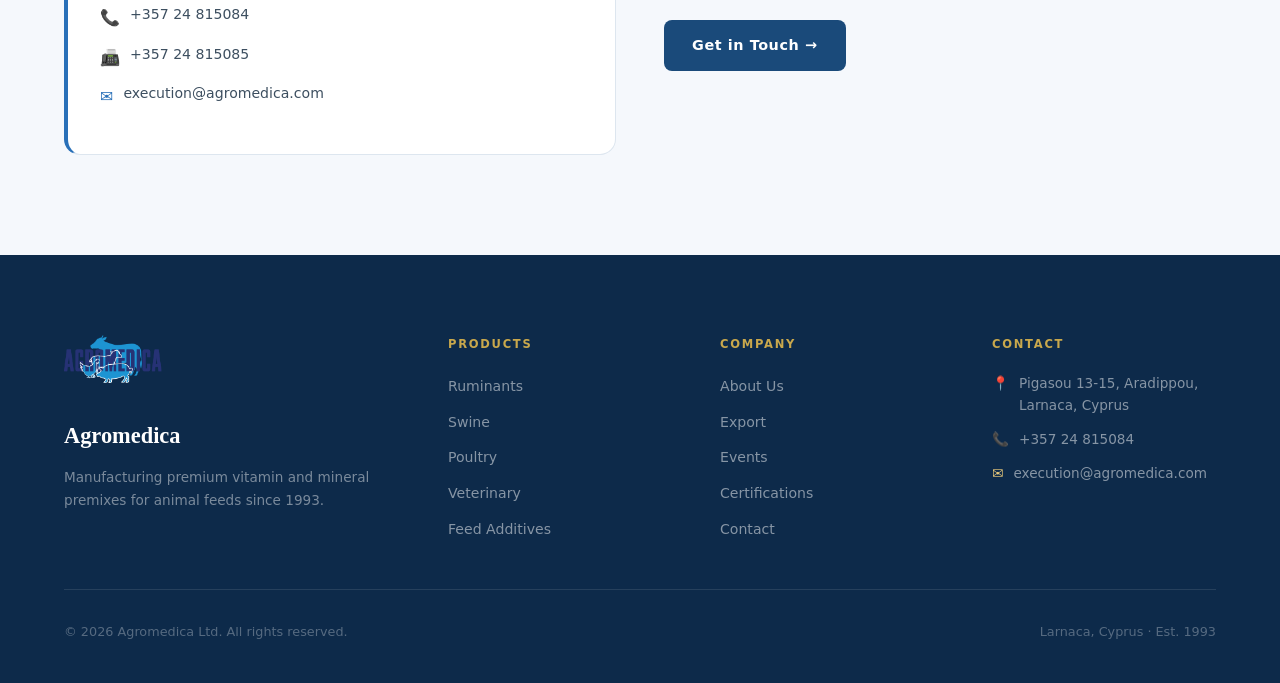
<file: pages/export.html>
<!DOCTYPE html>
<html lang="en">
<head>
  <meta charset="UTF-8">
  <meta name="viewport" content="width=device-width, initial-scale=1.0">
  <title>Export — Agromedica</title>
  <style>
/* ── Playfair Display — works offline via system fallback ── */
:root {
  --blue-dark: #0d2a4a;
  --blue-mid: #1a4a7a;
  --blue-accent: #2970b8;
  --blue-light: #5a9fd4;
  --blue-pale: #e8f2fb;
  --gold: #c9a84c;
  --gold-light: #e8c87a;
  --cream: #f5f8fc;
  --white: #ffffff;
  --gray-100: #f0f4f8;
  --gray-200: #dde6ef;
  --gray-500: #7a8a99;
  --gray-700: #3d4f60;
  --gray-900: #111e2d;
  --font-display: Georgia, 'Times New Roman', serif;
  --font-body: -apple-system, BlinkMacSystemFont, 'Segoe UI', system-ui, sans-serif;
  --nav-h: 80px;
  --ease: cubic-bezier(0.4, 0, 0.2, 1);
  --transition: 0.3s var(--ease);
}

*, *::before, *::after { box-sizing: border-box; margin: 0; padding: 0; }
html { scroll-behavior: smooth; }
body { font-family: var(--font-body); font-size: 16px; color: var(--gray-900); background: var(--white); line-height: 1.6; overflow-x: hidden; }

/* ── KEYFRAMES ── */
@keyframes fadeUp { from { opacity:0; transform:translateY(40px); } to { opacity:1; transform:translateY(0); } }
@keyframes fadeIn { from { opacity:0; } to { opacity:1; } }
@keyframes slideInLeft { from { opacity:0; transform:translateX(-60px); } to { opacity:1; transform:translateX(0); } }
@keyframes slideInRight { from { opacity:0; transform:translateX(60px); } to { opacity:1; transform:translateX(0); } }
@keyframes shimmer { 0% { background-position:-200% center; } 100% { background-position:200% center; } }
@keyframes float { 0%,100% { transform:translateY(0); } 50% { transform:translateY(-14px); } }
@keyframes spin-slow { from { transform:rotate(0deg); } to { transform:rotate(360deg); } }
@keyframes nav-drop { from { opacity:0; transform:translateY(-100%); } to { opacity:1; transform:translateY(0); } }
@keyframes particle { 0% { transform:translateY(0) rotate(0deg); opacity:.6; } 100% { transform:translateY(-100vh) rotate(720deg); opacity:0; } }
@keyframes gradient-shift { 0%,100% { background-position:0% 50%; } 50% { background-position:100% 50%; } }
@keyframes bar-grow { from { transform:scaleX(0); } to { transform:scaleX(1); } }
@keyframes pulse { 0%,100% { box-shadow:0 0 0 0 rgba(201,168,76,0.4); } 50% { box-shadow:0 0 0 12px rgba(201,168,76,0); } }

/* ── SCROLL REVEAL ── */
/* Reveal: only hide if JS adds .js-reveal-ready to <body> */
body.js-reveal-ready /* Reveal: only hide if JS adds .js-reveal-ready to <body> */
body.js-reveal-ready .reveal { opacity:0; transform:translateY(28px); transition:opacity .6s var(--ease), transform .6s var(--ease); }
body.js-reveal-ready .reveal.visible { opacity:1; transform:translateY(0); }
body.js-reveal-ready .reveal-left { opacity:0; transform:translateX(-40px); transition:opacity .6s var(--ease), transform .6s var(--ease); }
body.js-reveal-ready .reveal-left.visible { opacity:1; transform:translateX(0); }
body.js-reveal-ready .reveal-right { opacity:0; transform:translateX(40px); transition:opacity .6s var(--ease), transform .6s var(--ease); }
body.js-reveal-ready .reveal-right.visible { opacity:1; transform:translateX(0); }
.delay-1 { transition-delay:.1s!important; } .delay-2 { transition-delay:.2s!important; }
.delay-3 { transition-delay:.3s!important; } .delay-4 { transition-delay:.4s!important; }
.delay-5 { transition-delay:.5s!important; }

/* ── NAV ── */
nav {
  position:fixed; top:0; left:0; right:0; height:var(--nav-h);
  background:rgba(13,42,74,0.97);
  backdrop-filter:blur(16px); -webkit-backdrop-filter:blur(16px);
  display:flex; align-items:center; justify-content:space-between;
  padding:0 5%; z-index:1000;
  box-shadow:0 2px 24px rgba(0,0,0,0.25);
  animation:nav-drop .6s var(--ease) both;
}
.nav-logo {
  display:flex;
  align-items:center;
  gap:12px;
  text-decoration:none;
  transition:opacity var(--transition);
  background:rgba(255,255,255,0.6);
  padding:6px 18px 6px 10px;
  border-radius:16px;
  box-shadow:0 2px 12px rgba(0,0,0,0.07);
 }
.nav-logo:hover { opacity:.85; }
.nav-logo-icon {
  width:44px; height:44px; background:var(--gold); border-radius:10px;
  display:grid; place-items:center; font-size:20px;
  transition:transform var(--transition), box-shadow var(--transition);
}
.nav-logo:hover .nav-logo-icon { transform:rotate(-8deg) scale(1.1); box-shadow:0 6px 18px rgba(201,168,76,.5); }
.nav-logo-text { font-family:var(--font-display); font-size:1.4rem; font-weight:700; color:var(--white); letter-spacing:.02em; display:block; }
.nav-logo-sub { display:block; font-size:.6rem; font-weight:400; letter-spacing:.18em; text-transform:uppercase; color:var(--gold-light); line-height:1; }
.nav-links { display:flex; align-items:center; gap:4px; list-style:none; }
.nav-links li { opacity:0; animation:fadeIn .4s var(--ease) forwards; }
.nav-links li:nth-child(1){animation-delay:.15s} .nav-links li:nth-child(2){animation-delay:.22s}
.nav-links li:nth-child(3){animation-delay:.29s} .nav-links li:nth-child(4){animation-delay:.36s}
.nav-links li:nth-child(5){animation-delay:.43s} .nav-links li:nth-child(6){animation-delay:.5s}
.nav-links li:nth-child(7){animation-delay:.57s}
.nav-links a {
  font-size:.83rem; font-weight:500; letter-spacing:.07em; text-transform:uppercase;
  color:rgba(255,255,255,.75); text-decoration:none;
  padding:8px 13px; border-radius:7px; display:block; position:relative;
  transition:color var(--transition), background var(--transition);
}
.nav-links a::after {
  content:''; position:absolute; bottom:4px; left:13px; right:13px;
  height:2px; background:var(--gold); border-radius:2px;
  transform:scaleX(0); transform-origin:center;
  transition:transform var(--transition);
}
.nav-links a:hover, .nav-links a.active { color:var(--white); background:rgba(255,255,255,.09); }
.nav-links a:hover::after, .nav-links a.active::after { transform:scaleX(1); }
.nav-cta { background:var(--gold)!important; color:var(--blue-dark)!important; font-weight:700!important; border-radius:8px!important; box-shadow:0 3px 12px rgba(201,168,76,.35)!important; }
.nav-cta:hover { background:var(--gold-light)!important; transform:translateY(-2px)!important; box-shadow:0 6px 20px rgba(201,168,76,.5)!important; }
.nav-cta::after { display:none!important; }
.hamburger { display:none; flex-direction:column; gap:5px; cursor:pointer; padding:8px; border:none; background:transparent; }
.hamburger span { display:block; width:24px; height:2px; background:var(--white); border-radius:2px; transition:var(--transition); }

/* ── HERO ── */
.hero { min-height:100vh; padding-top:var(--nav-h); position:relative; display:flex; align-items:center; overflow:hidden; background:var(--blue-dark); }
.hero-bg {
  position:absolute; inset:0;
  background: radial-gradient(ellipse 80% 60% at 70% 40%, rgba(41,112,184,.22) 0%, transparent 60%),
              radial-gradient(ellipse 60% 80% at 10% 80%, rgba(201,168,76,.1) 0%, transparent 50%),
              linear-gradient(135deg,#060f1e 0%,#0d2a4a 50%,#0a1e38 100%);
  background-size:200% 200%; animation:gradient-shift 12s ease infinite;
}
.hero-particles { position:absolute; inset:0; overflow:hidden; pointer-events:none; }
.hero-particles span { position:absolute; bottom:-20px; width:6px; height:6px; border-radius:50%; background:rgba(201,168,76,.4); animation:particle linear infinite; }
.hero-particles span:nth-child(1){left:10%;animation-duration:14s;animation-delay:0s;width:4px;height:4px}
.hero-particles span:nth-child(2){left:25%;animation-duration:18s;animation-delay:2s;width:7px;height:7px;background:rgba(90,159,212,.3)}
.hero-particles span:nth-child(3){left:40%;animation-duration:12s;animation-delay:4s;width:3px;height:3px}
.hero-particles span:nth-child(4){left:60%;animation-duration:20s;animation-delay:1s;width:8px;height:8px;background:rgba(90,159,212,.25)}
.hero-particles span:nth-child(5){left:75%;animation-duration:16s;animation-delay:3s;width:5px;height:5px}
.hero-particles span:nth-child(6){left:88%;animation-duration:11s;animation-delay:5s;width:3px;height:3px;background:rgba(232,200,122,.5)}
.hero-grid {
  position:absolute; inset:0;
  background-image:linear-gradient(rgba(255,255,255,.03) 1px,transparent 1px),linear-gradient(90deg,rgba(255,255,255,.03) 1px,transparent 1px);
  background-size:60px 60px; animation:fadeIn 2s ease both .8s; opacity:0;
}
.hero-content {
  position:relative; z-index:2; max-width:1280px; margin:0 auto;
  padding:80px 5%; display:grid; grid-template-columns:1fr 1fr; gap:80px; align-items:center; width:100%;
}
.hero-badge {
  display:inline-flex; align-items:center; gap:8px;
  background:rgba(201,168,76,.15); border:1px solid rgba(201,168,76,.35);
  color:var(--gold-light); font-size:.75rem; font-weight:600; letter-spacing:.15em; text-transform:uppercase;
  padding:8px 18px; border-radius:100px; margin-bottom:24px;
  animation:fadeUp .7s var(--ease) both .3s; position:relative; overflow:hidden;
}
.hero-badge::after { content:''; position:absolute; inset:0; background:linear-gradient(90deg,transparent,rgba(255,255,255,.12),transparent); background-size:200% 100%; animation:shimmer 2.5s ease infinite; }
.hero-title { font-family:var(--font-display); font-size:clamp(2.4rem,5vw,4rem); font-weight:700; color:var(--white); line-height:1.15; margin-bottom:24px; animation:fadeUp .7s var(--ease) both .5s; }
.hero-title em { font-style:normal; color:var(--gold); }
.hero-desc { font-size:1.05rem; color:rgba(255,255,255,.65); line-height:1.8; margin-bottom:40px; max-width:480px; animation:fadeUp .7s var(--ease) both .65s; }
.hero-actions { display:flex; gap:16px; flex-wrap:wrap; animation:fadeUp .7s var(--ease) both .8s; }
.hero-stats { display:grid; grid-template-columns:repeat(3,1fr); gap:24px; margin-top:56px; padding-top:40px; border-top:1px solid rgba(255,255,255,.1); animation:fadeUp .7s var(--ease) both .95s; }
.hero-stat-num { font-family:var(--font-display); font-size:2.2rem; font-weight:700; color:var(--gold); line-height:1; }
.hero-stat-label { font-size:.78rem; color:rgba(255,255,255,.5); font-weight:400; letter-spacing:.05em; margin-top:6px; }
.hero-visual { animation:slideInRight .9s var(--ease) both .6s; }
.hero-cards { display:grid; grid-template-columns:1fr 1fr; gap:16px; }
.hero-card { background:rgba(255,255,255,.06); border:1px solid rgba(255,255,255,.1); border-radius:16px; padding:28px 24px; transition:background var(--transition),border-color var(--transition),transform .4s var(--ease),box-shadow .4s var(--ease); text-decoration:none; display:block; }
.hero-card:hover { background:rgba(255,255,255,.11); border-color:rgba(201,168,76,.45); transform:translateY(-8px); box-shadow:0 20px 48px rgba(0,0,0,.3); }
.hero-card:first-child { grid-column:1/-1; background:rgba(201,168,76,.1); border-color:rgba(201,168,76,.25); }
.hero-card:first-child:hover { background:rgba(201,168,76,.17); border-color:rgba(201,168,76,.55); }
.hero-card-icon { font-size:2rem; margin-bottom:12px; transition:transform .4s var(--ease); }
.hero-card:hover .hero-card-icon { transform:scale(1.25) rotate(-5deg); }
.hero-card-title { font-family:var(--font-display); font-size:1.1rem; font-weight:600; color:var(--white); margin-bottom:6px; }
.hero-card-desc { font-size:.82rem; color:rgba(255,255,255,.5); line-height:1.5; }

/* ── BUTTONS ── */
.btn-primary { display:inline-flex; align-items:center; gap:8px; background:var(--gold); color:var(--blue-dark); font-family:var(--font-body); font-weight:700; font-size:.9rem; letter-spacing:.04em; padding:14px 28px; border-radius:8px; text-decoration:none; transition:background var(--transition),transform var(--transition),box-shadow var(--transition); border:none; cursor:pointer; }
.btn-primary:hover { background:var(--gold-light); transform:translateY(-3px); box-shadow:0 10px 28px rgba(201,168,76,.4); }
.btn-primary:active { transform:translateY(-1px); }
.btn-outline { display:inline-flex; align-items:center; gap:8px; background:transparent; color:var(--white); font-family:var(--font-body); font-weight:500; font-size:.9rem; padding:14px 28px; border-radius:8px; text-decoration:none; border:1.5px solid rgba(255,255,255,.28); transition:border-color var(--transition),background var(--transition),transform var(--transition); cursor:pointer; }
.btn-outline:hover { border-color:rgba(255,255,255,.65); background:rgba(255,255,255,.07); transform:translateY(-2px); }

/* ── SECTIONS ── */
.section { padding:100px 5%; }
.section-inner { max-width:1280px; margin:0 auto; }
.section-label { display:inline-flex; align-items:center; gap:10px; font-size:.72rem; font-weight:700; letter-spacing:.2em; text-transform:uppercase; color:var(--blue-accent); margin-bottom:16px; }
.section-label::before { content:''; width:24px; height:2px; background:var(--blue-accent); border-radius:2px; display:block; transform-origin:left; }
.section-title { font-family:var(--font-display); font-size:clamp(1.8rem,3.5vw,2.8rem); font-weight:700; color:var(--blue-dark); line-height:1.25; margin-bottom:20px; }
.section-title.light { color:var(--white); }
.section-desc { font-size:1rem; color:var(--gray-500); line-height:1.8; max-width:600px; }

/* ── ABOUT ── */
.about-strip { background:var(--cream); }
.about-grid { display:grid; grid-template-columns:1fr 1fr; gap:80px; align-items:center; }
.about-image-wrap { position:relative; }
.about-image-placeholder { width:100%; aspect-ratio:4/3; background:linear-gradient(135deg,var(--blue-mid),var(--blue-accent)); border-radius:20px; display:grid; place-items:center; font-size:5rem; overflow:hidden; position:relative; transition:transform .6s var(--ease),box-shadow .6s var(--ease); }
.about-image-placeholder:hover { transform:scale(1.02) rotate(.5deg); box-shadow:0 24px 60px rgba(13,42,74,.2); }
.about-image-placeholder::after { content:''; position:absolute; inset:0; background:url('../images/about-image.jpg') center/cover no-repeat; opacity:.7; border-radius:20px; }
.about-badge { position:absolute; bottom:-20px; right:-20px; background:var(--gold); color:var(--blue-dark); border-radius:16px; padding:20px 24px; text-align:center; box-shadow:0 12px 32px rgba(201,168,76,.35); animation:float 4s ease-in-out infinite; }
.about-badge-num { font-family:var(--font-display); font-size:2rem; font-weight:900; line-height:1; }
.about-badge-text { font-size:.72rem; font-weight:600; letter-spacing:.1em; text-transform:uppercase; margin-top:4px; }
.about-pillars { display:grid; grid-template-columns:1fr 1fr; gap:16px; margin-top:32px; }
.pillar { background:var(--white); border-radius:12px; padding:20px; border-left:3px solid var(--blue-accent); transition:transform var(--transition),box-shadow var(--transition),border-color var(--transition); }
.pillar:hover { transform:translateX(5px); box-shadow:0 8px 24px rgba(13,42,74,.1); border-color:var(--gold); }
.pillar-icon { font-size:1.4rem; margin-bottom:8px; transition:transform var(--transition); }
.pillar:hover .pillar-icon { transform:scale(1.3); }
.pillar-title { font-weight:600; font-size:.9rem; color:var(--blue-dark); margin-bottom:4px; }
.pillar-text { font-size:.8rem; color:var(--gray-500); line-height:1.5; }

/* ── PRODUCTS ── */
.products-section { background:var(--white); }
.product-filters { display:flex; gap:10px; flex-wrap:wrap; margin:32px 0; }
.filter-btn { padding:8px 18px; border-radius:100px; border:1.5px solid var(--gray-200); background:transparent; font-family:var(--font-body); font-size:.82rem; font-weight:500; color:var(--gray-700); cursor:pointer; transition:background var(--transition),border-color var(--transition),color var(--transition),transform var(--transition); }
.filter-btn:hover { transform:translateY(-2px); }
.filter-btn:hover,.filter-btn.active { background:var(--blue-mid); border-color:var(--blue-mid); color:var(--white); }
.products-grid { display:grid; grid-template-columns:repeat(auto-fill,minmax(300px,1fr)); gap:24px; }
.product-card { background:var(--cream); border-radius:16px; overflow:hidden; border:1px solid var(--gray-200); transition:transform .4s var(--ease),box-shadow .4s var(--ease),border-color var(--transition); text-decoration:none; display:block; }
.product-card:hover { transform:translateY(-8px) scale(1.01); box-shadow:0 24px 52px rgba(13,42,74,.13); border-color:var(--blue-light); }
.product-card-header { padding:32px; display:flex; align-items:center; gap:16px; }
.product-icon { width:60px; height:60px; border-radius:12px; display:grid; place-items:center; font-size:1.8rem; flex-shrink:0; transition:transform .4s var(--ease); }
.product-card:hover .product-icon { transform:rotate(-8deg) scale(1.15); }
.product-card-body { padding:0 32px 32px; }
.product-category { font-size:.7rem; font-weight:700; letter-spacing:.15em; text-transform:uppercase; color:var(--blue-accent); margin-bottom:6px; }
.product-name { font-family:var(--font-display); font-size:1.15rem; font-weight:600; color:var(--blue-dark); margin-bottom:10px; line-height:1.3; }
.product-desc { font-size:.85rem; color:var(--gray-500); line-height:1.6; }
.product-tag { display:inline-block; margin-top:14px; font-size:.75rem; font-weight:600; color:var(--blue-accent); background:rgba(41,112,184,.1); border-radius:100px; padding:4px 12px; transition:background var(--transition),color var(--transition); }
.product-card:hover .product-tag { background:var(--blue-accent); color:var(--white); }

/* ── EXPORT ── */
.export-section { background:linear-gradient(135deg,var(--blue-dark) 0%,var(--blue-mid) 100%); position:relative; overflow:hidden; }
.export-section::before { content:''; position:absolute; top:-40%; right:-15%; width:600px; height:600px; border-radius:50%; background:rgba(255,255,255,.03); animation:spin-slow 40s linear infinite; pointer-events:none; }
.export-grid { display:grid; grid-template-columns:1fr 1fr; gap:80px; align-items:start; }
.export-countries { display:grid; grid-template-columns:1fr 1fr; gap:14px; margin-top:32px; }
.country-card { background:rgba(255,255,255,.07); border:1px solid rgba(255,255,255,.12); border-radius:12px; padding:18px 20px; display:flex; align-items:center; gap:12px; transition:background var(--transition),border-color var(--transition),transform var(--transition); cursor:default; }
.country-card:hover { background:rgba(255,255,255,.13); border-color:rgba(201,168,76,.45); transform:translateX(5px); }
.country-flag { font-size:1.6rem; transition:transform var(--transition); }
.country-card:hover .country-flag { transform:scale(1.2); }
.country-name { font-weight:600; font-size:.9rem; color:var(--white); }
.country-detail { font-size:.75rem; color:rgba(255,255,255,.5); margin-top:2px; }
.hq-card { background:rgba(201,168,76,.12); border:1px solid rgba(201,168,76,.3); border-radius:16px; padding:32px; margin-top:32px; transition:background var(--transition),border-color var(--transition); }
.hq-card:hover { background:rgba(201,168,76,.18); border-color:rgba(201,168,76,.5); }
.hq-card h4 { font-family:var(--font-display); font-size:1.2rem; color:var(--gold); margin-bottom:16px; }
.hq-detail { display:flex; align-items:flex-start; gap:10px; margin-bottom:12px; font-size:.88rem; color:rgba(255,255,255,.7); }
.hq-icon { font-size:1rem; flex-shrink:0; margin-top:2px; color:var(--gold-light); }

/* ── EVENTS ── */
.events-section { background:var(--gray-100); }
.events-tabs { display:flex; margin:32px 0; border-radius:10px; overflow:hidden; border:1.5px solid var(--gray-200); width:fit-content; }
.events-tab { padding:10px 24px; font-family:var(--font-body); font-size:.85rem; font-weight:600; border:none; background:var(--white); color:var(--gray-500); cursor:pointer; transition:background var(--transition),color var(--transition); }
.events-tab.active { background:var(--blue-mid); color:var(--white); }
.events-tab:hover:not(.active) { background:var(--gray-200); }
.events-grid { display:grid; grid-template-columns:repeat(auto-fill,minmax(340px,1fr)); gap:24px; }
.event-card { background:var(--white); border-radius:16px; overflow:hidden; border:1px solid var(--gray-200); transition:transform .4s var(--ease),box-shadow .4s var(--ease); display:flex; flex-direction:column; }
.event-card:hover { transform:translateY(-6px); box-shadow:0 20px 48px rgba(13,42,74,.12); }
.event-card-banner { height:6px; background:var(--blue-accent); }
.event-card-banner.upcoming { background:var(--gold); }
.event-card-banner.past { background:var(--gray-500); }
.event-card-body { padding:28px; flex:1; }
.event-date-badge { display:inline-flex; align-items:center; gap:6px; font-size:.75rem; font-weight:700; letter-spacing:.1em; text-transform:uppercase; padding:6px 12px; border-radius:100px; margin-bottom:16px; }
.event-date-badge.upcoming { background:rgba(201,168,76,.12); color:#1a5a8a; }
.event-date-badge.past { background:var(--gray-200); color:var(--gray-500); }
.event-name { font-family:var(--font-display); font-size:1.2rem; font-weight:700; color:var(--blue-dark); margin-bottom:8px; line-height:1.3; }
.event-location { font-size:.85rem; color:var(--gray-500); display:flex; align-items:center; gap:6px; margin-bottom:12px; }
.event-desc { font-size:.85rem; color:var(--gray-700); line-height:1.6; }
.event-card-footer { padding:16px 28px; border-top:1px solid var(--gray-200); display:flex; align-items:center; justify-content:space-between; }
.event-type-tag { font-size:.72rem; font-weight:600; letter-spacing:.1em; text-transform:uppercase; color:var(--blue-accent); }
.event-link { font-size:.82rem; font-weight:600; color:var(--blue-mid); text-decoration:none; display:flex; align-items:center; gap:4px; transition:color var(--transition),gap var(--transition); }
.event-link:hover { color:var(--gold); gap:8px; }

/* ── PARTNERS ── */
.partners-section { background:var(--white); padding:60px 5%; }
.partners-inner { max-width:1280px; margin:0 auto; text-align:center; }
.partners-title { font-size:.8rem; font-weight:700; letter-spacing:.2em; text-transform:uppercase; color:var(--gray-500); margin-bottom:36px; }
.partners-logos { display:flex; align-items:center; justify-content:center; gap:48px; flex-wrap:wrap; }
.partner-logo { height:40px; opacity:.4; filter:grayscale(1); transition:opacity .4s var(--ease),filter .4s var(--ease),transform .4s var(--ease); object-fit:contain; cursor:pointer; }
.partner-logo:hover { opacity:1; filter:grayscale(0); transform:scale(1.12) translateY(-4px); }

/* ── FOOTER ── */
footer { background:var(--blue-dark); padding:80px 5% 40px; }
.footer-inner { max-width:1280px; margin:0 auto; }
.footer-grid { display:grid; grid-template-columns:1.5fr 1fr 1fr 1fr; gap:48px; padding-bottom:48px; border-bottom:1px solid rgba(255,255,255,.1); }
.footer-brand-name { font-family:var(--font-display); font-size:1.4rem; font-weight:700; color:var(--white); margin:16px 0 12px; }
.footer-brand-desc { font-size:.85rem; color:rgba(255,255,255,.45); line-height:1.7; }
.footer-col-title { font-size:.72rem; font-weight:700; letter-spacing:.15em; text-transform:uppercase; color:var(--gold); margin-bottom:20px; }
.footer-links { list-style:none; display:flex; flex-direction:column; gap:10px; }
.footer-links a { font-size:.88rem; color:rgba(255,255,255,.5); text-decoration:none; transition:color var(--transition),padding-left var(--transition); }
.footer-links a:hover { color:var(--white); padding-left:6px; }
.footer-contact-item { display:flex; gap:10px; margin-bottom:12px; font-size:.85rem; color:rgba(255,255,255,.5); }
.footer-contact-icon { color:var(--gold-light); flex-shrink:0; }
.footer-bottom { display:flex; align-items:center; justify-content:space-between; padding-top:32px; font-size:.8rem; color:rgba(255,255,255,.3); flex-wrap:wrap; gap:12px; }

/* ── PAGE HEADER ── */
.page-header { padding:calc(var(--nav-h) + 60px) 5% 80px; background:linear-gradient(135deg,var(--blue-dark) 0%,var(--blue-mid) 100%); position:relative; overflow:hidden; }
.page-header::before { content:''; position:absolute; inset:0; background:radial-gradient(ellipse 70% 70% at 80% 50%,rgba(201,168,76,.08),transparent 60%),linear-gradient(rgba(255,255,255,.02) 1px,transparent 1px),linear-gradient(90deg,rgba(255,255,255,.02) 1px,transparent 1px); background-size:auto,50px 50px,50px 50px; }
.page-header-inner { max-width:1280px; margin:0 auto; position:relative; z-index:1; }
.page-header-title { font-family:var(--font-display); font-size:clamp(2rem,5vw,3.5rem); font-weight:700; color:var(--white); margin-bottom:16px; animation:slideInLeft .7s var(--ease) both .2s; }
.page-header-desc { font-size:1.05rem; color:rgba(255,255,255,.6); max-width:580px; line-height:1.7; animation:slideInLeft .7s var(--ease) both .35s; }
.breadcrumb { display:flex; align-items:center; gap:8px; font-size:.8rem; color:rgba(255,255,255,.4); margin-bottom:20px; animation:fadeIn .6s var(--ease) both .1s; }
.breadcrumb a { color:var(--gold-light); text-decoration:none; transition:color var(--transition); }
.breadcrumb a:hover { color:var(--gold); }

/* ── CERTS ── */
.certs-grid { display:grid; grid-template-columns:repeat(auto-fill,minmax(260px,1fr)); gap:24px; margin-top:40px; }
.cert-card { background:var(--cream); border:1px solid var(--gray-200); border-radius:16px; padding:32px; text-align:center; transition:transform .4s var(--ease),box-shadow .4s var(--ease),border-color var(--transition); }
.cert-card:hover { transform:translateY(-6px) scale(1.02); box-shadow:0 16px 40px rgba(13,42,74,.1); border-color:var(--blue-light); }
.cert-icon { font-size:2.5rem; margin-bottom:16px; transition:transform .4s var(--ease); }
.cert-card:hover .cert-icon { transform:rotate(-10deg) scale(1.3); }
.cert-name { font-family:var(--font-display); font-size:1.1rem; font-weight:600; color:var(--blue-dark); margin-bottom:8px; }
.cert-desc { font-size:.82rem; color:var(--gray-500); line-height:1.6; }

/* ── CONTACT ── */
.contact-grid { display:grid; grid-template-columns:1fr 1.4fr; gap:64px; align-items:start; }
.contact-form { background:var(--cream); border-radius:20px; padding:48px; }
.form-row { display:grid; grid-template-columns:1fr 1fr; gap:20px; }
.form-group { margin-bottom:20px; }
.form-group label { display:block; font-size:.82rem; font-weight:600; color:var(--blue-dark); margin-bottom:8px; }
.form-group input,.form-group select,.form-group textarea { width:100%; padding:12px 16px; border:1.5px solid var(--gray-200); border-radius:8px; font-family:var(--font-body); font-size:.9rem; color:var(--gray-900); background:var(--white); transition:border-color var(--transition),box-shadow var(--transition); outline:none; }
.form-group input:focus,.form-group select:focus,.form-group textarea:focus { border-color:var(--blue-accent); box-shadow:0 0 0 3px rgba(41,112,184,.12); }
.form-group textarea { resize:vertical; min-height:120px; }

/* ── RESPONSIVE ── */




.nav-logo-img {
  height: 44px;
  width: auto;
  object-fit: contain;
  display: block;
  transition: opacity 0.3s ease;
}
.nav-logo:hover .nav-logo-img { opacity: 0.85; }
/* Remove old icon styles that no longer apply */
.nav-logo-icon { display: none; }
.nav-logo-text { display: none; }
.nav-logo-sub  { display: none; }



.about-strip, .section, .partners-section { overflow: hidden; }
.about-image-wrap { overflow: visible; }
.about-image-placeholder:hover { transform: scale(1.02); } /* remove rotate that causes overflow */
.pillar:hover { transform: translateX(3px); }
.country-card:hover { transform: translateX(3px); }
.hero-card:hover { transform: translateY(-6px); }
.product-card:hover { transform: translateY(-6px); }


.hamburger.active span:nth-child(1) { transform: translateY(7px) rotate(45deg); }
.hamburger.active span:nth-child(2) { opacity: 0; }
.hamburger.active span:nth-child(3) { transform: translateY(-7px) rotate(-45deg); }





@media (max-width:1024px) {
  .hero-content,.about-grid,.export-grid,.contact-grid { grid-template-columns:1fr; gap:48px; }
  .footer-grid { grid-template-columns:1fr 1fr; }
  .responsive-2col { grid-template-columns:1fr !important; gap:32px !important; }
}
@media (max-width:768px) {
  .nav-links { display:none !important; }
  .nav-links.open {
    display:flex !important;
    flex-direction:column;
    position:fixed;
    top:var(--nav-h); left:0; right:0;
    background:rgba(13,42,74,0.98);
    backdrop-filter:blur(20px);
    -webkit-backdrop-filter:blur(20px);
    padding:24px 5% 36px;
    border-top:1px solid rgba(255,255,255,0.12);
    gap:6px;
    z-index:999;
    box-shadow:0 16px 48px rgba(0,0,0,0.4);
    transform-origin:top center;
    animation:menuSlideDown 0.28s cubic-bezier(0.4,0,0.2,1) both;
  }
  @keyframes menuSlideDown {
    from { opacity:0; transform:translateY(-12px) scaleY(0.95); }
    to   { opacity:1; transform:translateY(0) scaleY(1); }
  }
  .nav-links.open li { opacity:1 !important; animation:none !important; }
  .nav-links.open a {
    font-size:1rem; padding:13px 16px; border-radius:8px;
    border-bottom:1px solid rgba(255,255,255,0.06);
  }
  .nav-links.open a:last-child { border-bottom:none; }
  .hamburger { display:flex !important; }
  .hamburger span { transition:transform 0.3s ease, opacity 0.3s ease; }
  .hero-stats { grid-template-columns:1fr 1fr; }
  .about-pillars { grid-template-columns:1fr; }
  .export-countries { grid-template-columns:1fr; }
  .footer-grid { grid-template-columns:1fr; gap:32px; }
  .form-row { grid-template-columns:1fr; }
  .contact-form, .contact-form-wrap { padding:28px; }
  .responsive-2col { grid-template-columns:1fr !important; gap:32px !important; }
}
</style>
</head>
<body>

<nav>
  <a href="../index.html" class="nav-logo">
    <img src="../images/agromedica-logo.png" alt="Agromedica" class="nav-logo-img">
  </a>
  <ul class="nav-links">
    <li><a href="../index.html">Home</a></li>
    <li><a href="about.html">About</a></li>
    <li><a href="products.html">Products</a></li>
    <li><a href="export.html" class="active">Export</a></li>
    <li><a href="events.html">Events</a></li>
    <li><a href="certifications.html">Certifications</a></li>
    <li><a href="contact.html" class="nav-cta">Contact Us</a></li>
  </ul>
  <div class="hamburger"><span></span><span></span><span></span></div>
</nav>

<div class="page-header" style="background-image:linear-gradient(135deg,rgba(13,42,74,0.92),rgba(26,74,122,0.88)),url('../images/cargo_ship_loading.jpg');background-size:cover;background-position:center;">
  <div class="page-header-inner">
    <div class="breadcrumb"><a href="../index.html">Home</a> › Export</div>
    <h1 class="page-header-title">Global Export</h1>
    <p class="page-header-desc">Since 1993, Agromedica has built strong partnerships across the Middle East, exporting premium premixes and feed additives to 6+ countries — and growing.</p>
  </div>
</div>

<section class="section export-section">
  <div class="section-inner">
    <div class="export-grid">
      <div>
        <div class="section-label" style="color:var(--gold-light)">Our Reach</div>
        <h2 class="section-title light">6+ Countries &<br>Counting</h2>
        <p style="color:rgba(255,255,255,0.65);line-height:1.8;margin-bottom:24px;font-size:1rem">
          Since its establishment in 1993, Agromedica has steadily broadened its horizons by exporting
          vitamin and mineral premixes primarily to the Middle East region. Through good cooperation and
          long-term relationship building, we now export to more than 6 countries and continue seeking
          further expansion opportunities.
        </p>
        <p style="color:rgba(255,255,255,0.65);line-height:1.8;margin-bottom:36px;font-size:1rem">
          We are actively looking for new distributors and partners in untapped markets. If you are
          interested in representing Agromedica's products in your region, we would be delighted to
          discuss a partnership.
        </p>
        <a href="contact.html" class="btn-primary">Enquire About Distribution →</a>
      </div>
      <div>
        <div class="export-countries">
          <div class="country-card">
            <span class="country-flag">🇨🇾</span>
            <div>
              <div class="country-name">Cyprus</div>
              <div class="country-detail">Headquarters & Manufacturing</div>
            </div>
          </div>
          <div class="country-card">
            <span class="country-flag">🇦🇪</span>
            <div>
              <div class="country-name">United Arab Emirates</div>
              <div class="country-detail">Active Export Market</div>
            </div>
          </div>
          <div class="country-card">
            <span class="country-flag">🇸🇦</span>
            <div>
              <div class="country-name">Saudi Arabia</div>
              <div class="country-detail">Dairy Farms Support Center</div>
            </div>
          </div>
          <div class="country-card">
            <span class="country-flag">🇰🇼</span>
            <div>
              <div class="country-name">Kuwait</div>
              <div class="country-detail">Active Export Market</div>
            </div>
          </div>
          <div class="country-card">
            <span class="country-flag">🇶🇦</span>
            <div>
              <div class="country-name">Qatar</div>
              <div class="country-detail">Active Export Market</div>
            </div>
          </div>
          <div class="country-card">
            <span class="country-flag">🇴🇲</span>
            <div>
              <div class="country-name">Oman</div>
              <div class="country-detail">Active Export Market</div>
            </div>
          </div>
          <div class="country-card">
            <span class="country-flag">🇯🇴</span>
            <div>
              <div class="country-name">Jordan</div>
              <div class="country-detail">Active Export Market</div>
            </div>
          </div>
          <div class="country-card">
            <span class="country-flag">🇵🇰</span>
            <div>
              <div class="country-name">Pakistan</div>
              <div class="country-detail">Active Export Market</div>
            </div>
          </div>
        </div>
      </div>
    </div>
  </div>
</section>

<section class="section" style="background:var(--cream)">
  <div class="section-inner">
    <div class="section-label">Our Headquarters</div>
    <h2 class="section-title">Larnaca, Cyprus</h2>
    <div class="responsive-2col" style="display:grid;grid-template-columns:1fr 1fr;gap:48px;margin-top:40px;align-items:start">
      <div>
        <div class="hq-card" style="background:var(--white);border:1px solid var(--gray-200);border-left:4px solid var(--blue-accent)">
          <h4 style="color:var(--blue-dark)">Agromedica Ltd — Main Office</h4>
          <div class="hq-detail" style="color:var(--gray-700)"><span class="hq-icon" style="color:var(--blue-accent)">📍</span>Pigasou 13-15, 7100 Aradippou Industrial Estate II<br>P.O.BOX 40549, CY6305, Larnaca – Cyprus</div>
          <div class="hq-detail" style="color:var(--gray-700)"><span class="hq-icon" style="color:var(--blue-accent)">📞</span>+357 24 815084</div>
          <div class="hq-detail" style="color:var(--gray-700)"><span class="hq-icon" style="color:var(--blue-accent)">📠</span>+357 24 815085</div>
          <div class="hq-detail" style="color:var(--gray-700)"><span class="hq-icon" style="color:var(--blue-accent)">✉️</span>execution@agromedica.com</div>
        </div>
      </div>
      <div>
        <h3 style="font-family:var(--font-display);font-size:1.4rem;color:var(--blue-dark);margin-bottom:16px">Interested in Becoming a Distributor?</h3>
        <p style="color:var(--gray-500);line-height:1.8;margin-bottom:24px;font-size:0.95rem">
          We are always looking to expand into new territories and welcome enquiries from potential distributors and agents in the Middle East, North Africa, and beyond. Our technical team provides full support to all distribution partners.
        </p>
        <a href="contact.html" class="btn-primary" style="background:var(--blue-mid);color:#fff">Get in Touch →</a>
      </div>
    </div>
  </div>
</section>

<footer>
  <div class="footer-inner">
    <div class="footer-grid">
      <div>
        <img src="../images/agromedica-logo.png" alt="Agromedica" style="height:48px;object-fit:contain;margin-bottom:12px;">
        <div class="footer-brand-name">Agromedica</div>
        <div class="footer-brand-desc">Manufacturing premium vitamin and mineral premixes for animal feeds since 1993.</div>
      </div>
      <div>
        <div class="footer-col-title">Products</div>
        <ul class="footer-links">
          <li><a href="products.html">Ruminants</a></li>
          <li><a href="products.html">Swine</a></li>
          <li><a href="products.html">Poultry</a></li>
          <li><a href="products.html">Veterinary</a></li>
          <li><a href="products.html">Feed Additives</a></li>
        </ul>
      </div>
      <div>
        <div class="footer-col-title">Company</div>
        <ul class="footer-links">
          <li><a href="about.html">About Us</a></li>
          <li><a href="export.html">Export</a></li>
          <li><a href="events.html">Events</a></li>
          <li><a href="certifications.html">Certifications</a></li>
          <li><a href="contact.html">Contact</a></li>
        </ul>
      </div>
      <div>
        <div class="footer-col-title">Contact</div>
        <div class="footer-contact-item"><span class="footer-contact-icon">📍</span>Pigasou 13-15, Aradippou, Larnaca, Cyprus</div>
        <div class="footer-contact-item"><span class="footer-contact-icon">📞</span>+357 24 815084</div>
        <div class="footer-contact-item"><span class="footer-contact-icon">✉️</span>execution@agromedica.com</div>
      </div>
    </div>
    <div class="footer-bottom">
      <div>© 2026 Agromedica Ltd. All rights reserved.</div>
      <div>Larnaca, Cyprus · Est. 1993</div>
    </div>
  </div>
</footer>

<script src="../js/main.js"></script>
</body>
</html>
</file>
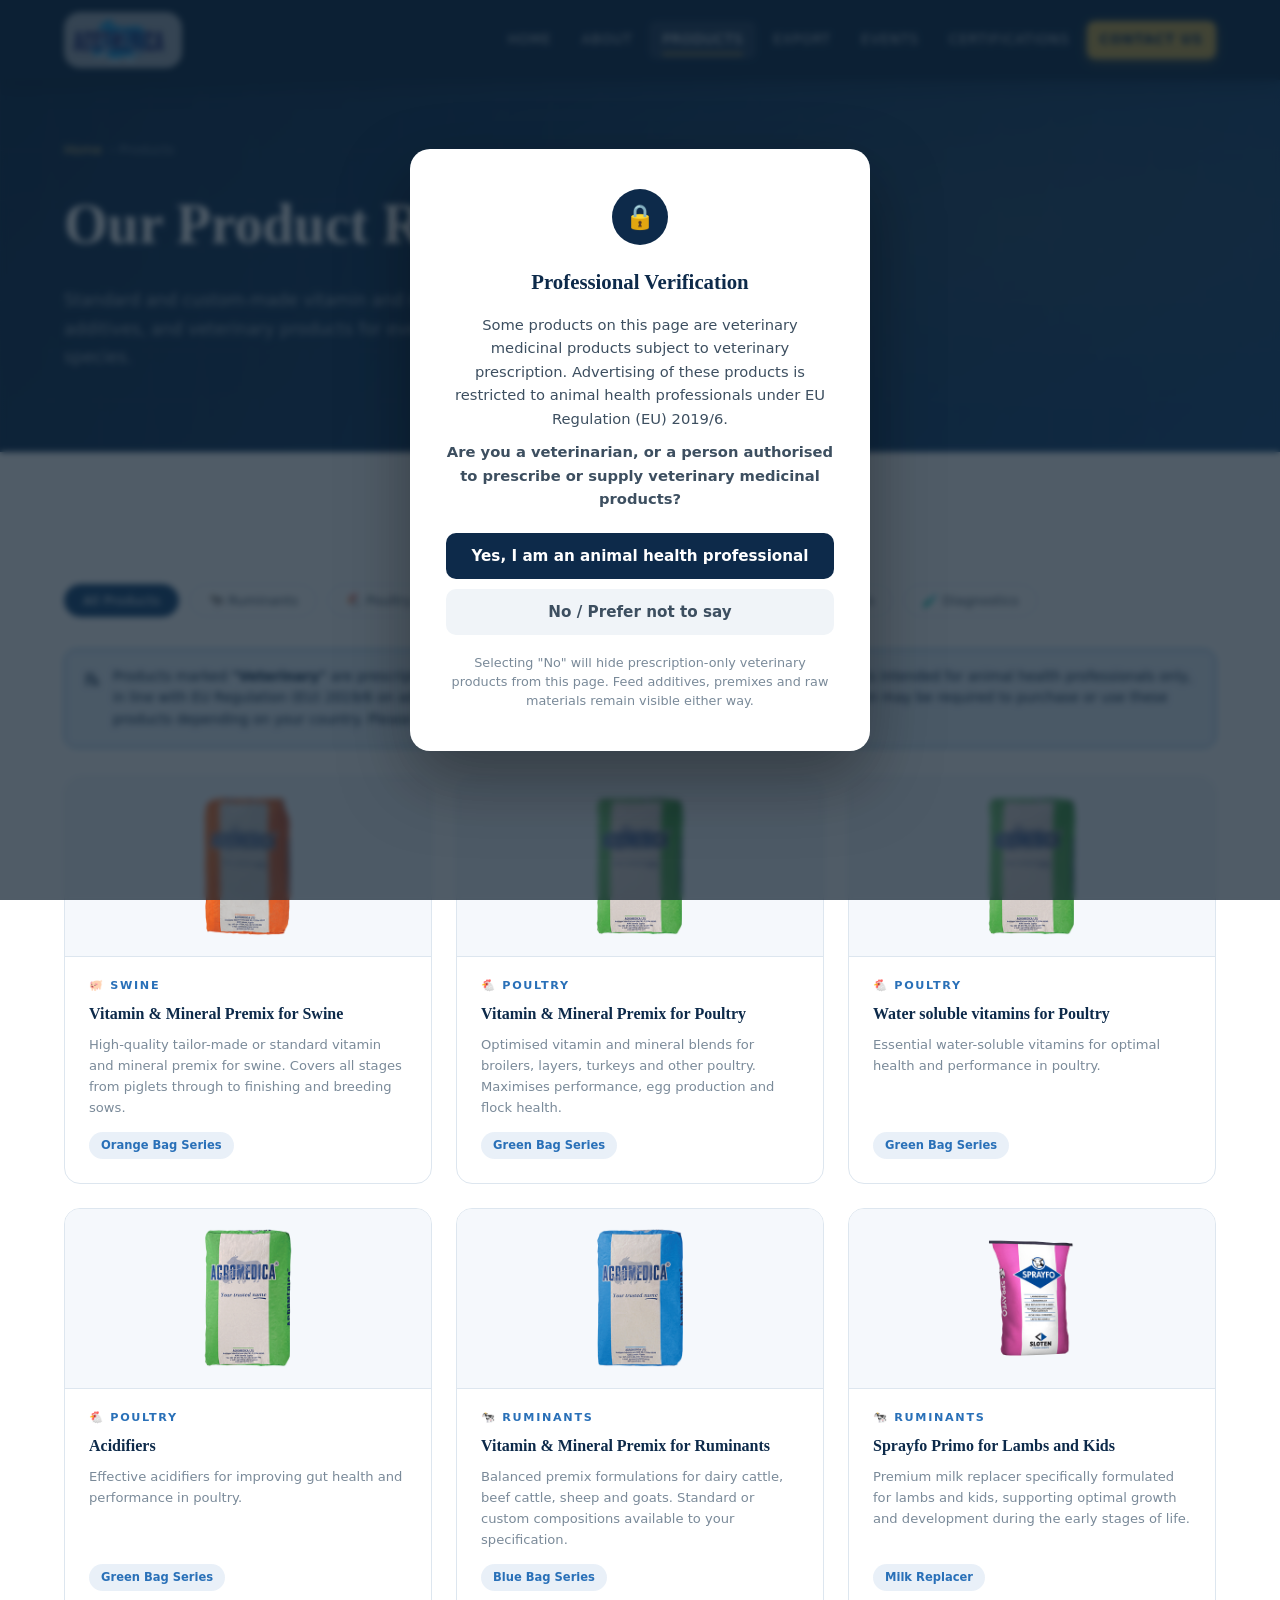
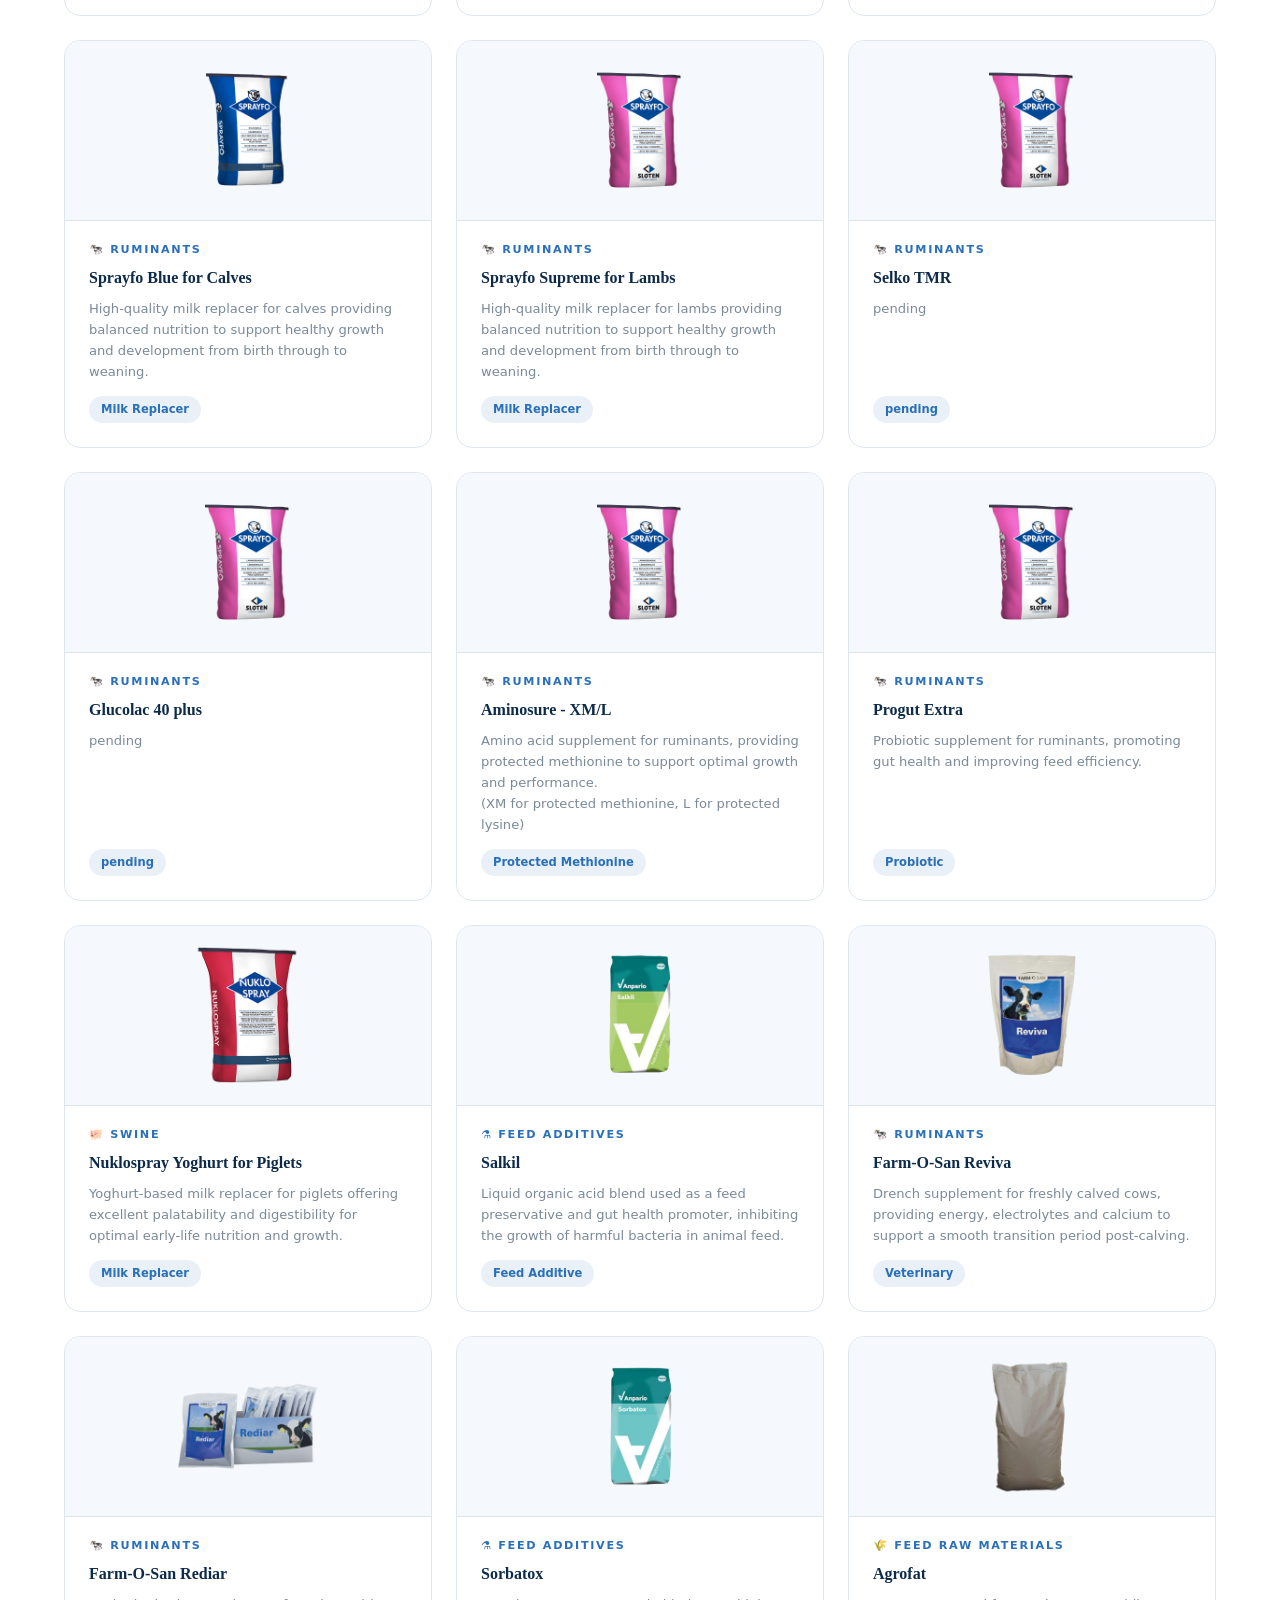
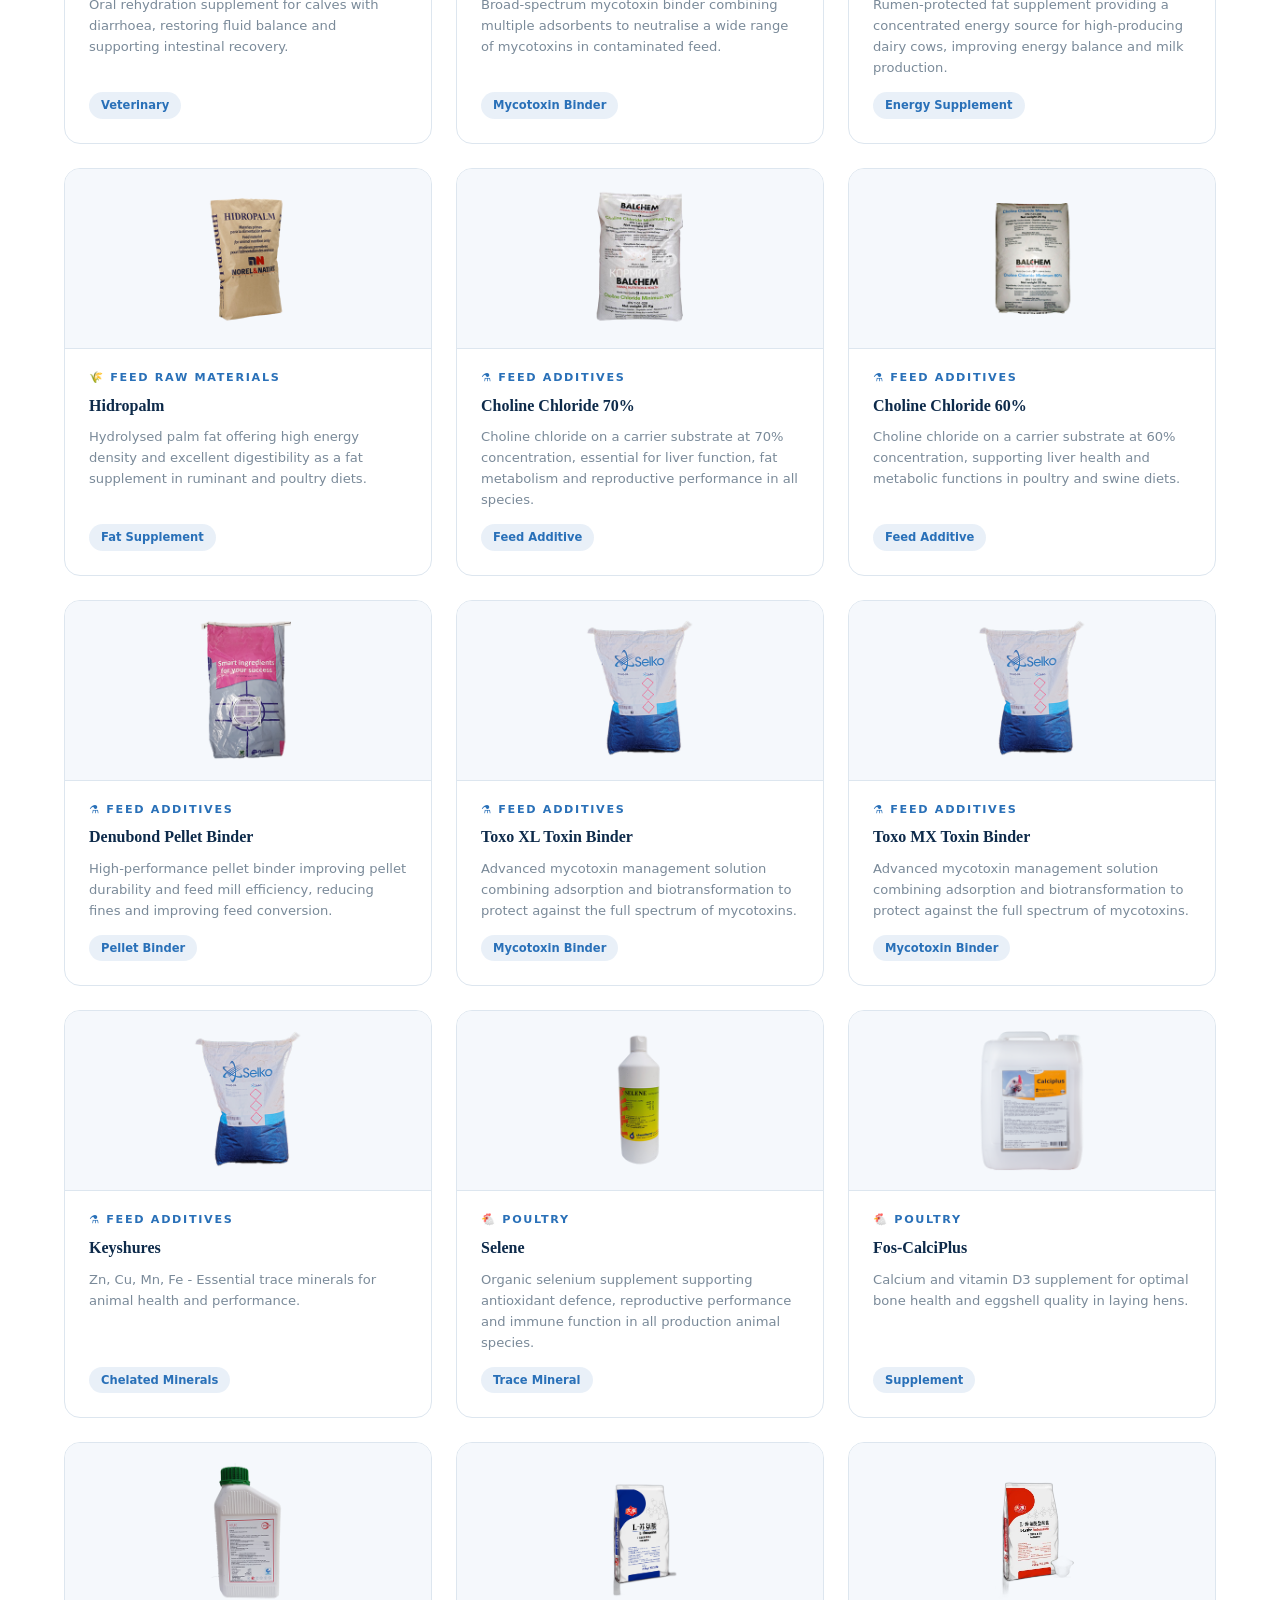
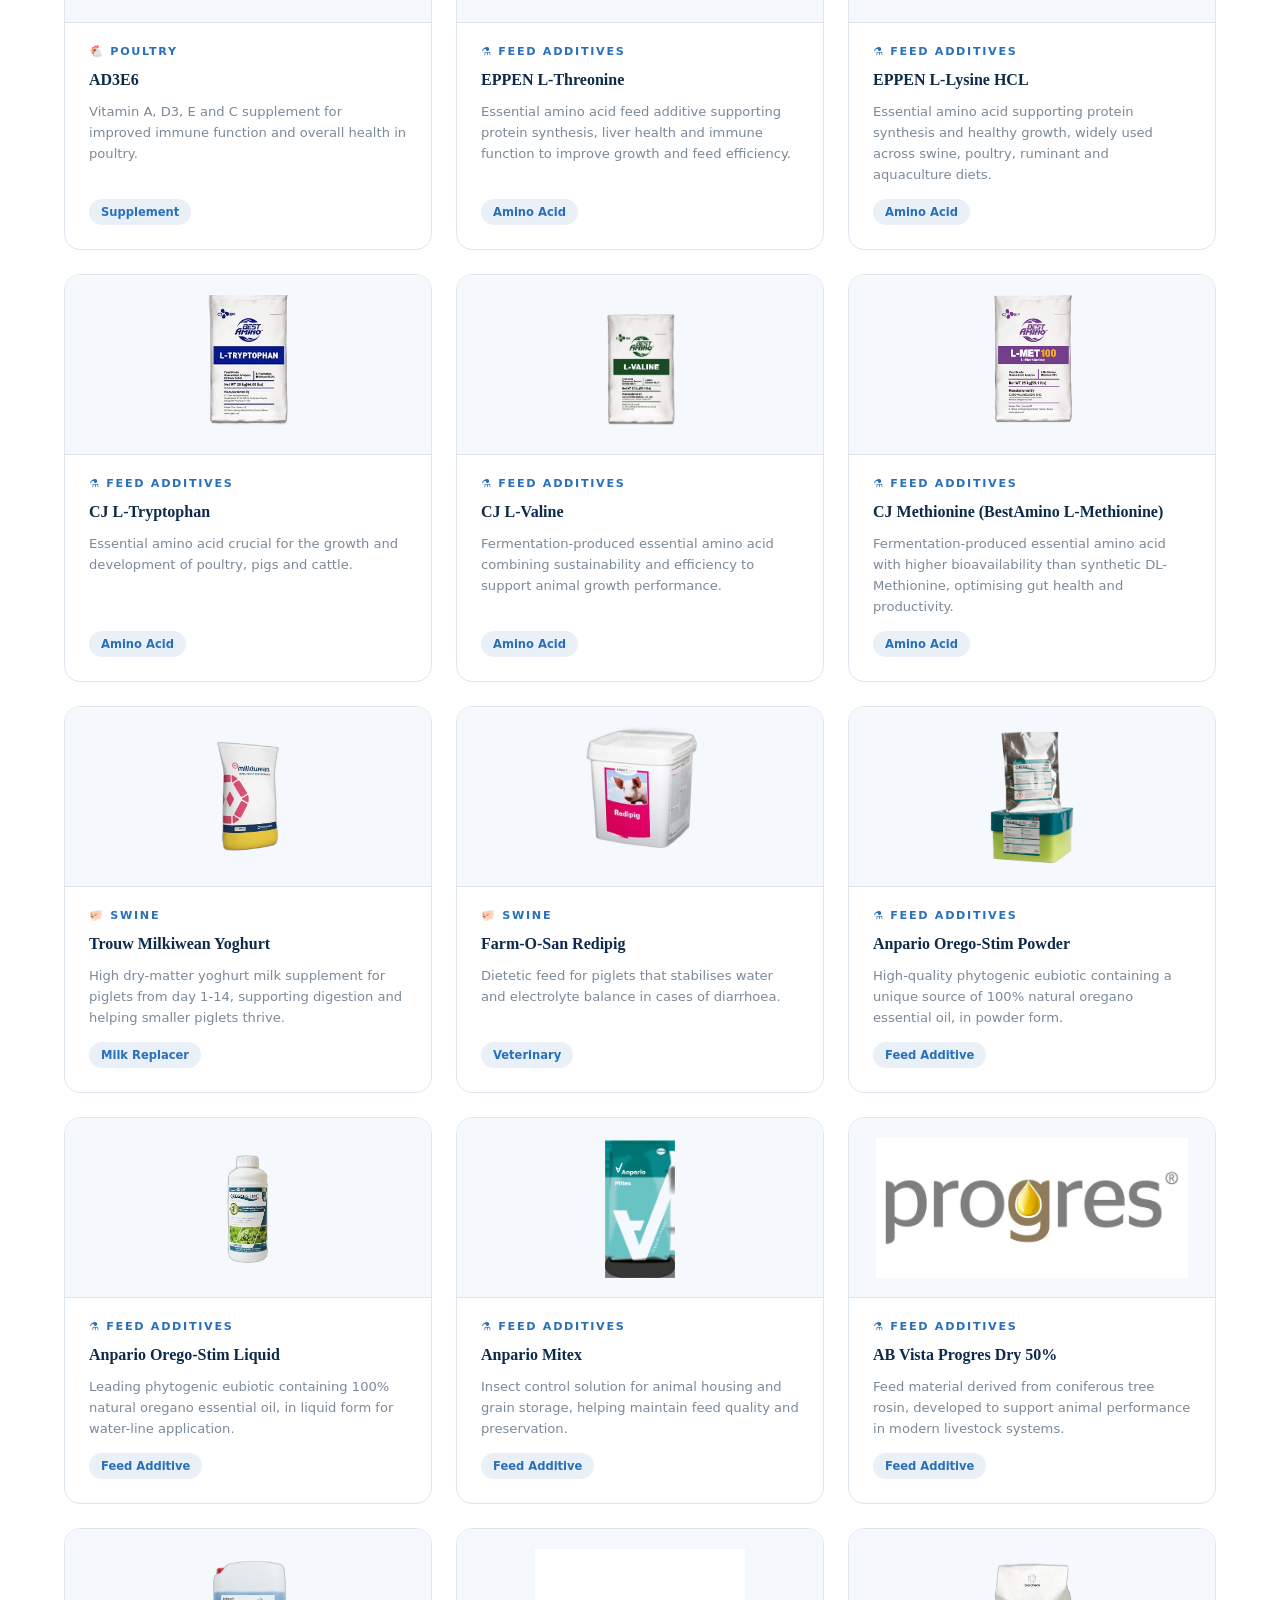
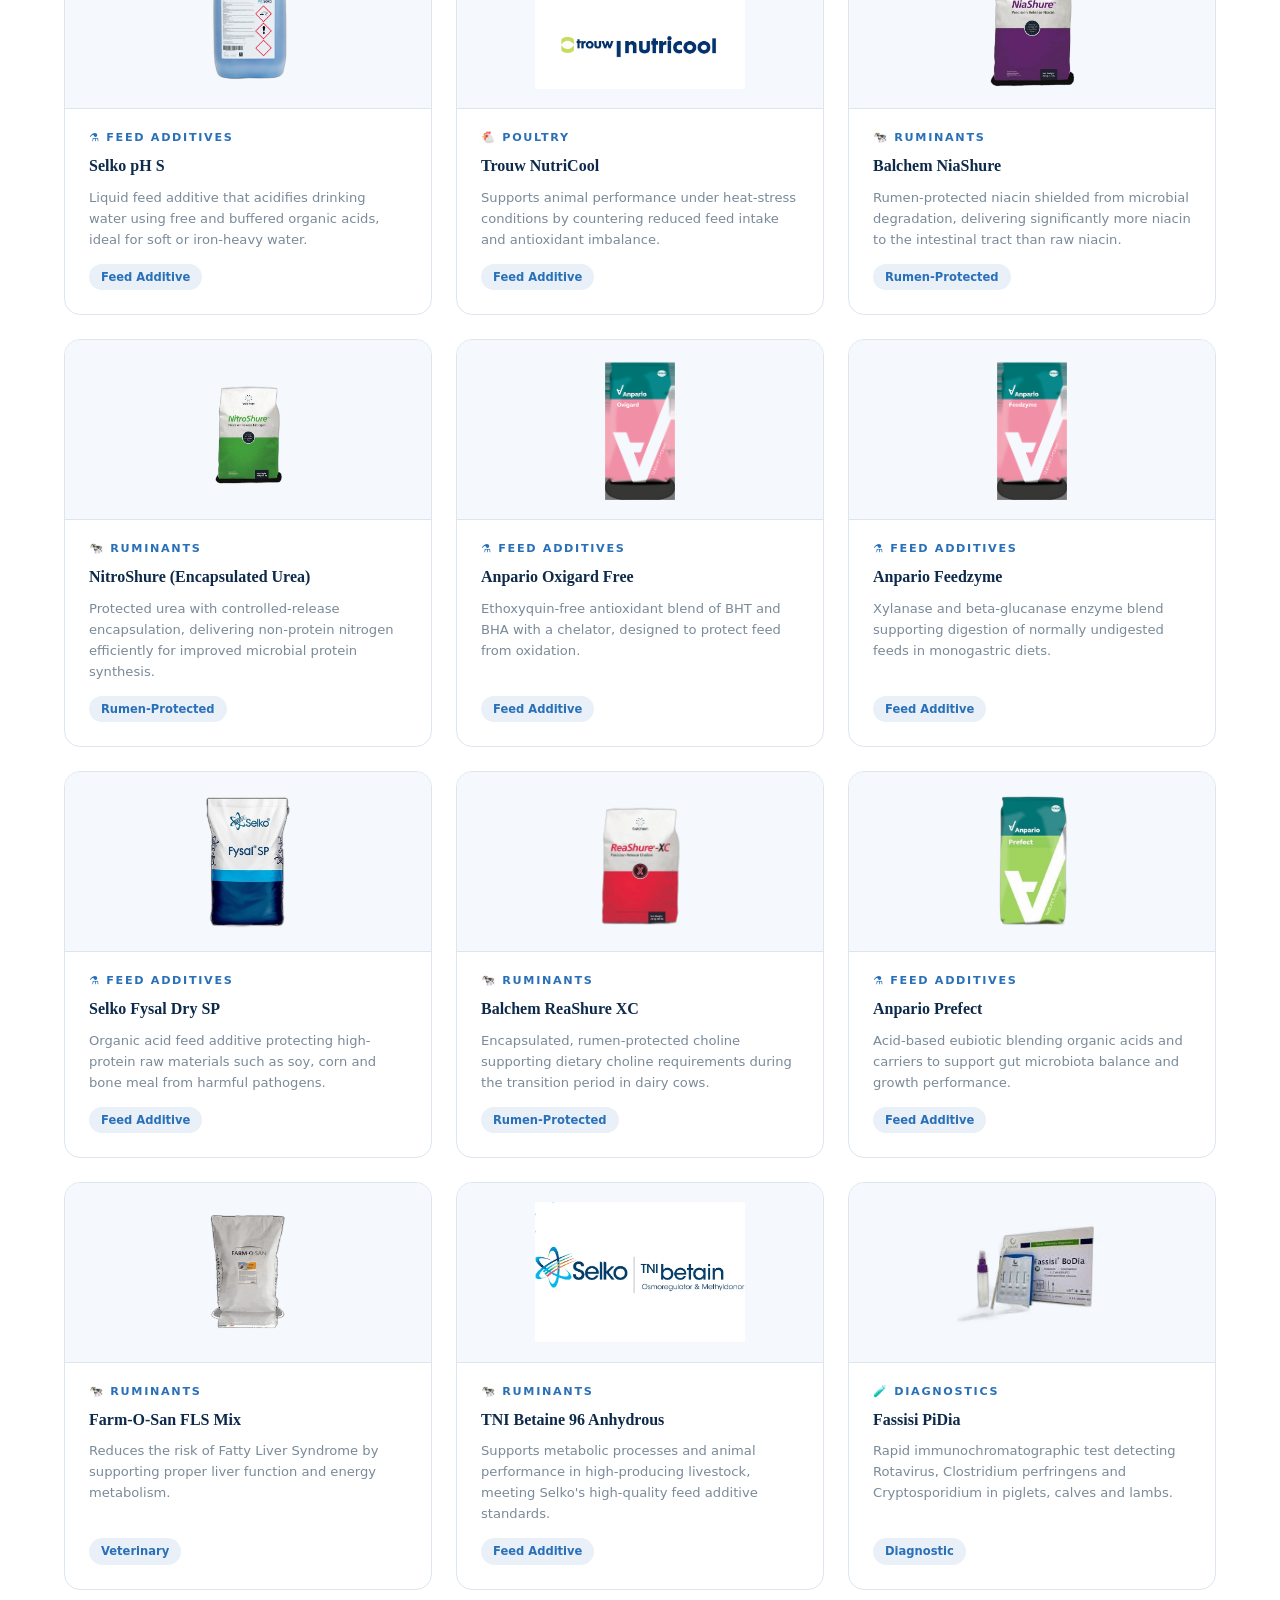
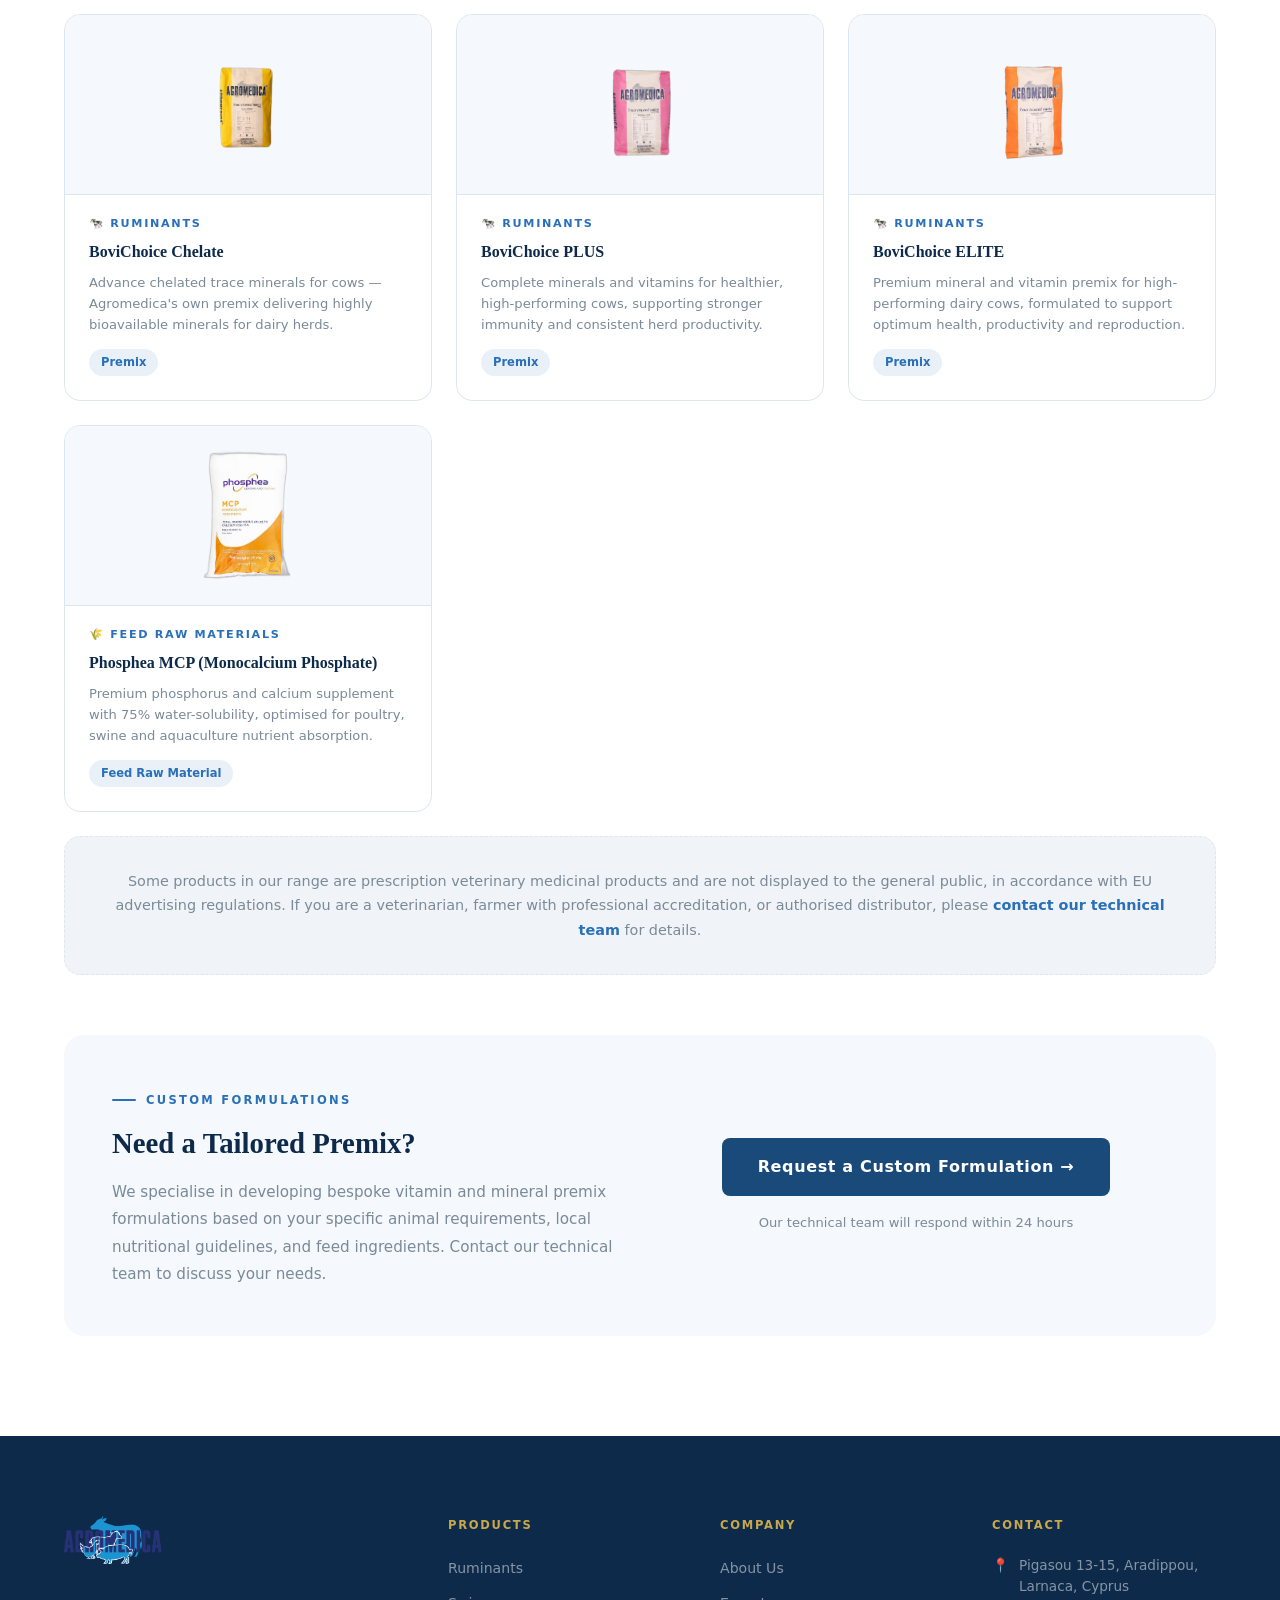
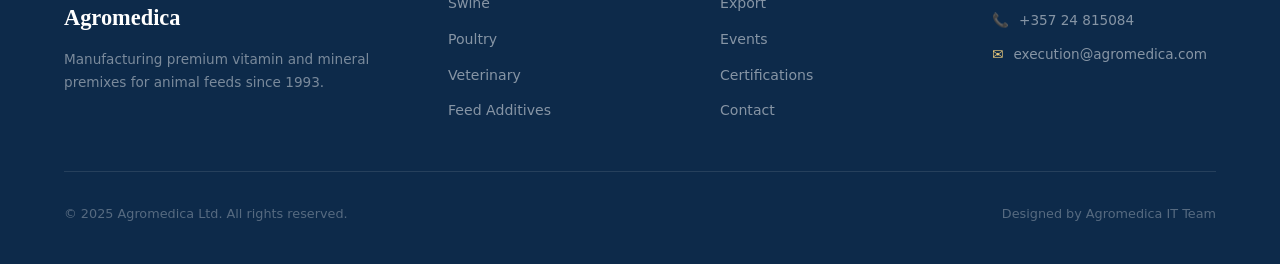
<file: pages/products.html>
<!DOCTYPE html>
<html lang="en">
<head>
  <meta charset="UTF-8">
  <meta name="viewport" content="width=device-width, initial-scale=1.0">
  <title>Products — Agromedica</title>
  <style>
/* ── Playfair Display — works offline via system fallback ── */
:root {
  --blue-dark: #0d2a4a;
  --blue-mid: #1a4a7a;
  --blue-accent: #2970b8;
  --blue-light: #5a9fd4;
  --blue-pale: #e8f2fb;
  --gold: #c9a84c;
  --gold-light: #e8c87a;
  --cream: #f5f8fc;
  --white: #ffffff;
  --gray-100: #f0f4f8;
  --gray-200: #dde6ef;
  --gray-500: #7a8a99;
  --gray-700: #3d4f60;
  --gray-900: #111e2d;
  --font-display: Georgia, 'Times New Roman', serif;
  --font-body: -apple-system, BlinkMacSystemFont, 'Segoe UI', system-ui, sans-serif;
  --nav-h: 80px;
  --ease: cubic-bezier(0.4, 0, 0.2, 1);
  --transition: 0.3s var(--ease);
}

*, *::before, *::after { box-sizing: border-box; margin: 0; padding: 0; }
html { scroll-behavior: smooth; }
body { font-family: var(--font-body); font-size: 16px; color: var(--gray-900); background: var(--white); line-height: 1.6; overflow-x: hidden; }

/* ── KEYFRAMES ── */
@keyframes fadeUp { from { opacity:0; transform:translateY(40px); } to { opacity:1; transform:translateY(0); } }
@keyframes fadeIn { from { opacity:0; } to { opacity:1; } }
@keyframes slideInLeft { from { opacity:0; transform:translateX(-60px); } to { opacity:1; transform:translateX(0); } }
@keyframes slideInRight { from { opacity:0; transform:translateX(60px); } to { opacity:1; transform:translateX(0); } }
@keyframes shimmer { 0% { background-position:-200% center; } 100% { background-position:200% center; } }
@keyframes float { 0%,100% { transform:translateY(0); } 50% { transform:translateY(-14px); } }
@keyframes spin-slow { from { transform:rotate(0deg); } to { transform:rotate(360deg); } }
@keyframes nav-drop { from { opacity:0; transform:translateY(-100%); } to { opacity:1; transform:translateY(0); } }
@keyframes particle { 0% { transform:translateY(0) rotate(0deg); opacity:.6; } 100% { transform:translateY(-100vh) rotate(720deg); opacity:0; } }
@keyframes gradient-shift { 0%,100% { background-position:0% 50%; } 50% { background-position:100% 50%; } }
@keyframes bar-grow { from { transform:scaleX(0); } to { transform:scaleX(1); } }
@keyframes pulse { 0%,100% { box-shadow:0 0 0 0 rgba(201,168,76,0.4); } 50% { box-shadow:0 0 0 12px rgba(201,168,76,0); } }

/* ── SCROLL REVEAL ── */
/* Reveal: only hide if JS adds .js-reveal-ready to <body> */
body.js-reveal-ready /* Reveal: only hide if JS adds .js-reveal-ready to <body> */
body.js-reveal-ready .reveal { opacity:0; transform:translateY(28px); transition:opacity .6s var(--ease), transform .6s var(--ease); }
body.js-reveal-ready .reveal.visible { opacity:1; transform:translateY(0); }
body.js-reveal-ready .reveal-left { opacity:0; transform:translateX(-40px); transition:opacity .6s var(--ease), transform .6s var(--ease); }
body.js-reveal-ready .reveal-left.visible { opacity:1; transform:translateX(0); }
body.js-reveal-ready .reveal-right { opacity:0; transform:translateX(40px); transition:opacity .6s var(--ease), transform .6s var(--ease); }
body.js-reveal-ready .reveal-right.visible { opacity:1; transform:translateX(0); }
.delay-1 { transition-delay:.1s!important; } .delay-2 { transition-delay:.2s!important; }
.delay-3 { transition-delay:.3s!important; } .delay-4 { transition-delay:.4s!important; }
.delay-5 { transition-delay:.5s!important; }

/* ── NAV ── */
nav {
  position:fixed; top:0; left:0; right:0; height:var(--nav-h);
  background:rgba(13,42,74,0.97);
  backdrop-filter:blur(16px); -webkit-backdrop-filter:blur(16px);
  display:flex; align-items:center; justify-content:space-between;
  padding:0 5%; z-index:1000;
  box-shadow:0 2px 24px rgba(0,0,0,0.25);
  animation:nav-drop .6s var(--ease) both;
}
.nav-logo {
  display:flex;
  align-items:center;
  gap:12px;
  text-decoration:none;
  transition:opacity var(--transition);
  background:rgba(255,255,255,0.6);
  padding:6px 18px 6px 10px;
  border-radius:16px;
  box-shadow:0 2px 12px rgba(0,0,0,0.07);
 }
.nav-logo:hover { opacity:.85; }
.nav-logo-icon {
  width:44px; height:44px; background:var(--gold); border-radius:10px;
  display:grid; place-items:center; font-size:20px;
  transition:transform var(--transition), box-shadow var(--transition);
}
.nav-logo:hover .nav-logo-icon { transform:rotate(-8deg) scale(1.1); box-shadow:0 6px 18px rgba(201,168,76,.5); }
.nav-logo-text { font-family:var(--font-display); font-size:1.4rem; font-weight:700; color:var(--white); letter-spacing:.02em; display:block; }
.nav-logo-sub { display:block; font-size:.6rem; font-weight:400; letter-spacing:.18em; text-transform:uppercase; color:var(--gold-light); line-height:1; }
.nav-links { display:flex; align-items:center; gap:4px; list-style:none; }
.nav-links li { opacity:0; animation:fadeIn .4s var(--ease) forwards; }
.nav-links li:nth-child(1){animation-delay:.15s} .nav-links li:nth-child(2){animation-delay:.22s}
.nav-links li:nth-child(3){animation-delay:.29s} .nav-links li:nth-child(4){animation-delay:.36s}
.nav-links li:nth-child(5){animation-delay:.43s} .nav-links li:nth-child(6){animation-delay:.5s}
.nav-links li:nth-child(7){animation-delay:.57s}
.nav-links a {
  font-size:.83rem; font-weight:500; letter-spacing:.07em; text-transform:uppercase;
  color:rgba(255,255,255,.75); text-decoration:none;
  padding:8px 13px; border-radius:7px; display:block; position:relative;
  transition:color var(--transition), background var(--transition);
}
.nav-links a::after {
  content:''; position:absolute; bottom:4px; left:13px; right:13px;
  height:2px; background:var(--gold); border-radius:2px;
  transform:scaleX(0); transform-origin:center;
  transition:transform var(--transition);
}
.nav-links a:hover, .nav-links a.active { color:var(--white); background:rgba(255,255,255,.09); }
.nav-links a:hover::after, .nav-links a.active::after { transform:scaleX(1); }
.nav-cta { background:var(--gold)!important; color:var(--blue-dark)!important; font-weight:700!important; border-radius:8px!important; box-shadow:0 3px 12px rgba(201,168,76,.35)!important; }
.nav-cta:hover { background:var(--gold-light)!important; transform:translateY(-2px)!important; box-shadow:0 6px 20px rgba(201,168,76,.5)!important; }
.nav-cta::after { display:none!important; }
.hamburger { display:none; flex-direction:column; gap:5px; cursor:pointer; padding:8px; border:none; background:transparent; }
.hamburger span { display:block; width:24px; height:2px; background:var(--white); border-radius:2px; transition:var(--transition); }

/* ── HERO ── */
.hero { min-height:100vh; padding-top:var(--nav-h); position:relative; display:flex; align-items:center; overflow:hidden; background:var(--blue-dark); }
.hero-bg {
  position:absolute; inset:0;
  background: radial-gradient(ellipse 80% 60% at 70% 40%, rgba(41,112,184,.22) 0%, transparent 60%),
              radial-gradient(ellipse 60% 80% at 10% 80%, rgba(201,168,76,.1) 0%, transparent 50%),
              linear-gradient(135deg,#060f1e 0%,#0d2a4a 50%,#0a1e38 100%);
  background-size:200% 200%; animation:gradient-shift 12s ease infinite;
}
.hero-particles { position:absolute; inset:0; overflow:hidden; pointer-events:none; }
.hero-particles span { position:absolute; bottom:-20px; width:6px; height:6px; border-radius:50%; background:rgba(201,168,76,.4); animation:particle linear infinite; }
.hero-particles span:nth-child(1){left:10%;animation-duration:14s;animation-delay:0s;width:4px;height:4px}
.hero-particles span:nth-child(2){left:25%;animation-duration:18s;animation-delay:2s;width:7px;height:7px;background:rgba(90,159,212,.3)}
.hero-particles span:nth-child(3){left:40%;animation-duration:12s;animation-delay:4s;width:3px;height:3px}
.hero-particles span:nth-child(4){left:60%;animation-duration:20s;animation-delay:1s;width:8px;height:8px;background:rgba(90,159,212,.25)}
.hero-particles span:nth-child(5){left:75%;animation-duration:16s;animation-delay:3s;width:5px;height:5px}
.hero-particles span:nth-child(6){left:88%;animation-duration:11s;animation-delay:5s;width:3px;height:3px;background:rgba(232,200,122,.5)}
.hero-grid {
  position:absolute; inset:0;
  background-image:linear-gradient(rgba(255,255,255,.03) 1px,transparent 1px),linear-gradient(90deg,rgba(255,255,255,.03) 1px,transparent 1px);
  background-size:60px 60px; animation:fadeIn 2s ease both .8s; opacity:0;
}
.hero-content {
  position:relative; z-index:2; max-width:1280px; margin:0 auto;
  padding:80px 5%; display:grid; grid-template-columns:1fr 1fr; gap:80px; align-items:center; width:100%;
}
.hero-badge {
  display:inline-flex; align-items:center; gap:8px;
  background:rgba(201,168,76,.15); border:1px solid rgba(201,168,76,.35);
  color:var(--gold-light); font-size:.75rem; font-weight:600; letter-spacing:.15em; text-transform:uppercase;
  padding:8px 18px; border-radius:100px; margin-bottom:24px;
  animation:fadeUp .7s var(--ease) both .3s; position:relative; overflow:hidden;
}
.hero-badge::after { content:''; position:absolute; inset:0; background:linear-gradient(90deg,transparent,rgba(255,255,255,.12),transparent); background-size:200% 100%; animation:shimmer 2.5s ease infinite; }
.hero-title { font-family:var(--font-display); font-size:clamp(2.4rem,5vw,4rem); font-weight:700; color:var(--white); line-height:1.15; margin-bottom:24px; animation:fadeUp .7s var(--ease) both .5s; }
.hero-title em { font-style:normal; color:var(--gold); }
.hero-desc { font-size:1.05rem; color:rgba(255,255,255,.65); line-height:1.8; margin-bottom:40px; max-width:480px; animation:fadeUp .7s var(--ease) both .65s; }
.hero-actions { display:flex; gap:16px; flex-wrap:wrap; animation:fadeUp .7s var(--ease) both .8s; }
.hero-stats { display:grid; grid-template-columns:repeat(3,1fr); gap:24px; margin-top:56px; padding-top:40px; border-top:1px solid rgba(255,255,255,.1); animation:fadeUp .7s var(--ease) both .95s; }
.hero-stat-num { font-family:var(--font-display); font-size:2.2rem; font-weight:700; color:var(--gold); line-height:1; }
.hero-stat-label { font-size:.78rem; color:rgba(255,255,255,.5); font-weight:400; letter-spacing:.05em; margin-top:6px; }
.hero-visual { animation:slideInRight .9s var(--ease) both .6s; }
.hero-cards { display:grid; grid-template-columns:1fr 1fr; gap:16px; }
.hero-card { background:rgba(255,255,255,.06); border:1px solid rgba(255,255,255,.1); border-radius:16px; padding:28px 24px; transition:background var(--transition),border-color var(--transition),transform .4s var(--ease),box-shadow .4s var(--ease); text-decoration:none; display:block; }
.hero-card:hover { background:rgba(255,255,255,.11); border-color:rgba(201,168,76,.45); transform:translateY(-8px); box-shadow:0 20px 48px rgba(0,0,0,.3); }
.hero-card:first-child { grid-column:1/-1; background:rgba(201,168,76,.1); border-color:rgba(201,168,76,.25); }
.hero-card:first-child:hover { background:rgba(201,168,76,.17); border-color:rgba(201,168,76,.55); }
.hero-card-icon { font-size:2rem; margin-bottom:12px; transition:transform .4s var(--ease); }
.hero-card:hover .hero-card-icon { transform:scale(1.25) rotate(-5deg); }
.hero-card-title { font-family:var(--font-display); font-size:1.1rem; font-weight:600; color:var(--white); margin-bottom:6px; }
.hero-card-desc { font-size:.82rem; color:rgba(255,255,255,.5); line-height:1.5; }

/* ── BUTTONS ── */
.btn-primary { display:inline-flex; align-items:center; gap:8px; background:var(--gold); color:var(--blue-dark); font-family:var(--font-body); font-weight:700; font-size:.9rem; letter-spacing:.04em; padding:14px 28px; border-radius:8px; text-decoration:none; transition:background var(--transition),transform var(--transition),box-shadow var(--transition); border:none; cursor:pointer; }
.btn-primary:hover { background:var(--gold-light); transform:translateY(-3px); box-shadow:0 10px 28px rgba(201,168,76,.4); }
.btn-primary:active { transform:translateY(-1px); }
.btn-outline { display:inline-flex; align-items:center; gap:8px; background:transparent; color:var(--white); font-family:var(--font-body); font-weight:500; font-size:.9rem; padding:14px 28px; border-radius:8px; text-decoration:none; border:1.5px solid rgba(255,255,255,.28); transition:border-color var(--transition),background var(--transition),transform var(--transition); cursor:pointer; }
.btn-outline:hover { border-color:rgba(255,255,255,.65); background:rgba(255,255,255,.07); transform:translateY(-2px); }

/* ── SECTIONS ── */
.section { padding:100px 5%; }
.section-inner { max-width:1280px; margin:0 auto; }
.section-label { display:inline-flex; align-items:center; gap:10px; font-size:.72rem; font-weight:700; letter-spacing:.2em; text-transform:uppercase; color:var(--blue-accent); margin-bottom:16px; }
.section-label::before { content:''; width:24px; height:2px; background:var(--blue-accent); border-radius:2px; display:block; transform-origin:left; }
.section-title { font-family:var(--font-display); font-size:clamp(1.8rem,3.5vw,2.8rem); font-weight:700; color:var(--blue-dark); line-height:1.25; margin-bottom:20px; }
.section-title.light { color:var(--white); }
.section-desc { font-size:1rem; color:var(--gray-500); line-height:1.8; max-width:600px; }

/* ── ABOUT ── */
.about-strip { background:var(--cream); }
.about-grid { display:grid; grid-template-columns:1fr 1fr; gap:80px; align-items:center; }
.about-image-wrap { position:relative; }
.about-image-placeholder { width:100%; aspect-ratio:4/3; background:linear-gradient(135deg,var(--blue-mid),var(--blue-accent)); border-radius:20px; display:grid; place-items:center; font-size:5rem; overflow:hidden; position:relative; transition:transform .6s var(--ease),box-shadow .6s var(--ease); }
.about-image-placeholder:hover { transform:scale(1.02) rotate(.5deg); box-shadow:0 24px 60px rgba(13,42,74,.2); }
.about-image-placeholder::after { content:''; position:absolute; inset:0; background:url('../images/about-image.jpg') center/cover no-repeat; opacity:.7; border-radius:20px; }
.about-badge { position:absolute; bottom:-20px; right:-20px; background:var(--gold); color:var(--blue-dark); border-radius:16px; padding:20px 24px; text-align:center; box-shadow:0 12px 32px rgba(201,168,76,.35); animation:float 4s ease-in-out infinite; }
.about-badge-num { font-family:var(--font-display); font-size:2rem; font-weight:900; line-height:1; }
.about-badge-text { font-size:.72rem; font-weight:600; letter-spacing:.1em; text-transform:uppercase; margin-top:4px; }
.about-pillars { display:grid; grid-template-columns:1fr 1fr; gap:16px; margin-top:32px; }
.pillar { background:var(--white); border-radius:12px; padding:20px; border-left:3px solid var(--blue-accent); transition:transform var(--transition),box-shadow var(--transition),border-color var(--transition); }
.pillar:hover { transform:translateX(5px); box-shadow:0 8px 24px rgba(13,42,74,.1); border-color:var(--gold); }
.pillar-icon { font-size:1.4rem; margin-bottom:8px; transition:transform var(--transition); }
.pillar:hover .pillar-icon { transform:scale(1.3); }
.pillar-title { font-weight:600; font-size:.9rem; color:var(--blue-dark); margin-bottom:4px; }
.pillar-text { font-size:.8rem; color:var(--gray-500); line-height:1.5; }

/* ── PRODUCTS ── */
.products-section { background:var(--white); }
.product-filters { display:flex; gap:10px; flex-wrap:wrap; margin:32px 0; }
.filter-btn { padding:8px 18px; border-radius:100px; border:1.5px solid var(--gray-200); background:transparent; font-family:var(--font-body); font-size:.82rem; font-weight:500; color:var(--gray-700); cursor:pointer; transition:background var(--transition),border-color var(--transition),color var(--transition),transform var(--transition); }
.filter-btn:hover { transform:translateY(-2px); }
.filter-btn:hover,.filter-btn.active { background:var(--blue-mid); border-color:var(--blue-mid); color:var(--white); }
.products-grid { display:grid; grid-template-columns:repeat(auto-fill,minmax(300px,1fr)); gap:24px; }
.product-card { background:var(--cream); border-radius:16px; overflow:hidden; border:1px solid var(--gray-200); transition:transform .4s var(--ease),box-shadow .4s var(--ease),border-color var(--transition); text-decoration:none; display:block; }
.product-card:hover { transform:translateY(-8px) scale(1.01); box-shadow:0 24px 52px rgba(13,42,74,.13); border-color:var(--blue-light); }
.product-card-header { padding:32px; display:flex; align-items:center; gap:16px; }
.product-icon { width:60px; height:60px; border-radius:12px; display:grid; place-items:center; font-size:1.8rem; flex-shrink:0; transition:transform .4s var(--ease); }
.product-card:hover .product-icon { transform:rotate(-8deg) scale(1.15); }
.product-card-body { padding:0 32px 32px; }
.product-category { font-size:.7rem; font-weight:700; letter-spacing:.15em; text-transform:uppercase; color:var(--blue-accent); margin-bottom:6px; }
.product-name { font-family:var(--font-display); font-size:1.15rem; font-weight:600; color:var(--blue-dark); margin-bottom:10px; line-height:1.3; }
.product-desc { font-size:.85rem; color:var(--gray-500); line-height:1.6; }
.product-tag { display:inline-block; margin-top:14px; font-size:.75rem; font-weight:600; color:var(--blue-accent); background:rgba(41,112,184,.1); border-radius:100px; padding:4px 12px; transition:background var(--transition),color var(--transition); }
.product-card:hover .product-tag { background:var(--blue-accent); color:var(--white); }

/* ── EXPORT ── */
.export-section { background:linear-gradient(135deg,var(--blue-dark) 0%,var(--blue-mid) 100%); position:relative; overflow:hidden; }
.export-section::before { content:''; position:absolute; top:-40%; right:-15%; width:600px; height:600px; border-radius:50%; background:rgba(255,255,255,.03); animation:spin-slow 40s linear infinite; pointer-events:none; }
.export-grid { display:grid; grid-template-columns:1fr 1fr; gap:80px; align-items:start; }
.export-countries { display:grid; grid-template-columns:1fr 1fr; gap:14px; margin-top:32px; }
.country-card { background:rgba(255,255,255,.07); border:1px solid rgba(255,255,255,.12); border-radius:12px; padding:18px 20px; display:flex; align-items:center; gap:12px; transition:background var(--transition),border-color var(--transition),transform var(--transition); cursor:default; }
.country-card:hover { background:rgba(255,255,255,.13); border-color:rgba(201,168,76,.45); transform:translateX(5px); }
.country-flag { font-size:1.6rem; transition:transform var(--transition); }
.country-card:hover .country-flag { transform:scale(1.2); }
.country-name { font-weight:600; font-size:.9rem; color:var(--white); }
.country-detail { font-size:.75rem; color:rgba(255,255,255,.5); margin-top:2px; }
.hq-card { background:rgba(201,168,76,.12); border:1px solid rgba(201,168,76,.3); border-radius:16px; padding:32px; margin-top:32px; transition:background var(--transition),border-color var(--transition); }
.hq-card:hover { background:rgba(201,168,76,.18); border-color:rgba(201,168,76,.5); }
.hq-card h4 { font-family:var(--font-display); font-size:1.2rem; color:var(--gold); margin-bottom:16px; }
.hq-detail { display:flex; align-items:flex-start; gap:10px; margin-bottom:12px; font-size:.88rem; color:rgba(255,255,255,.7); }
.hq-icon { font-size:1rem; flex-shrink:0; margin-top:2px; color:var(--gold-light); }

/* ── EVENTS ── */
.events-section { background:var(--gray-100); }
.events-tabs { display:flex; margin:32px 0; border-radius:10px; overflow:hidden; border:1.5px solid var(--gray-200); width:fit-content; }
.events-tab { padding:10px 24px; font-family:var(--font-body); font-size:.85rem; font-weight:600; border:none; background:var(--white); color:var(--gray-500); cursor:pointer; transition:background var(--transition),color var(--transition); }
.events-tab.active { background:var(--blue-mid); color:var(--white); }
.events-tab:hover:not(.active) { background:var(--gray-200); }
.events-grid { display:grid; grid-template-columns:repeat(auto-fill,minmax(340px,1fr)); gap:24px; }
.event-card { background:var(--white); border-radius:16px; overflow:hidden; border:1px solid var(--gray-200); transition:transform .4s var(--ease),box-shadow .4s var(--ease); display:flex; flex-direction:column; }
.event-card:hover { transform:translateY(-6px); box-shadow:0 20px 48px rgba(13,42,74,.12); }
.event-card-banner { height:6px; background:var(--blue-accent); }
.event-card-banner.upcoming { background:var(--gold); }
.event-card-banner.past { background:var(--gray-500); }
.event-card-body { padding:28px; flex:1; }
.event-date-badge { display:inline-flex; align-items:center; gap:6px; font-size:.75rem; font-weight:700; letter-spacing:.1em; text-transform:uppercase; padding:6px 12px; border-radius:100px; margin-bottom:16px; }
.event-date-badge.upcoming { background:rgba(201,168,76,.12); color:#1a5a8a; }
.event-date-badge.past { background:var(--gray-200); color:var(--gray-500); }
.event-name { font-family:var(--font-display); font-size:1.2rem; font-weight:700; color:var(--blue-dark); margin-bottom:8px; line-height:1.3; }
.event-location { font-size:.85rem; color:var(--gray-500); display:flex; align-items:center; gap:6px; margin-bottom:12px; }
.event-desc { font-size:.85rem; color:var(--gray-700); line-height:1.6; }
.event-card-footer { padding:16px 28px; border-top:1px solid var(--gray-200); display:flex; align-items:center; justify-content:space-between; }
.event-type-tag { font-size:.72rem; font-weight:600; letter-spacing:.1em; text-transform:uppercase; color:var(--blue-accent); }
.event-link { font-size:.82rem; font-weight:600; color:var(--blue-mid); text-decoration:none; display:flex; align-items:center; gap:4px; transition:color var(--transition),gap var(--transition); }
.event-link:hover { color:var(--gold); gap:8px; }

/* ── FOOTER ── */
footer { background:var(--blue-dark); padding:80px 5% 40px; }
.footer-inner { max-width:1280px; margin:0 auto; }
.footer-grid { display:grid; grid-template-columns:1.5fr 1fr 1fr 1fr; gap:48px; padding-bottom:48px; border-bottom:1px solid rgba(255,255,255,.1); }
.footer-brand-name { font-family:var(--font-display); font-size:1.4rem; font-weight:700; color:var(--white); margin:16px 0 12px; }
.footer-brand-desc { font-size:.85rem; color:rgba(255,255,255,.45); line-height:1.7; }
.footer-col-title { font-size:.72rem; font-weight:700; letter-spacing:.15em; text-transform:uppercase; color:var(--gold); margin-bottom:20px; }
.footer-links { list-style:none; display:flex; flex-direction:column; gap:10px; }
.footer-links a { font-size:.88rem; color:rgba(255,255,255,.5); text-decoration:none; transition:color var(--transition),padding-left var(--transition); }
.footer-links a:hover { color:var(--white); padding-left:6px; }
.footer-contact-item { display:flex; gap:10px; margin-bottom:12px; font-size:.85rem; color:rgba(255,255,255,.5); }
.footer-contact-icon { color:var(--gold-light); flex-shrink:0; }
.footer-bottom { display:flex; align-items:center; justify-content:space-between; padding-top:32px; font-size:.8rem; color:rgba(255,255,255,.3); flex-wrap:wrap; gap:12px; }

/* ── PAGE HEADER ── */
.page-header { padding:calc(var(--nav-h) + 60px) 5% 80px; background:linear-gradient(135deg,var(--blue-dark) 0%,var(--blue-mid) 100%); position:relative; overflow:hidden; }
.page-header::before { content:''; position:absolute; inset:0; background:radial-gradient(ellipse 70% 70% at 80% 50%,rgba(201,168,76,.08),transparent 60%),linear-gradient(rgba(255,255,255,.02) 1px,transparent 1px),linear-gradient(90deg,rgba(255,255,255,.02) 1px,transparent 1px); background-size:auto,50px 50px,50px 50px; }
.page-header-inner { max-width:1280px; margin:0 auto; position:relative; z-index:1; }
.page-header-title { font-family:var(--font-display); font-size:clamp(2rem,5vw,3.5rem); font-weight:700; color:var(--white); margin-bottom:16px; animation:slideInLeft .7s var(--ease) both .2s; }
.page-header-desc { font-size:1.05rem; color:rgba(255,255,255,.6); max-width:580px; line-height:1.7; animation:slideInLeft .7s var(--ease) both .35s; }
.breadcrumb { display:flex; align-items:center; gap:8px; font-size:.8rem; color:rgba(255,255,255,.4); margin-bottom:20px; animation:fadeIn .6s var(--ease) both .1s; }
.breadcrumb a { color:var(--gold-light); text-decoration:none; transition:color var(--transition); }
.breadcrumb a:hover { color:var(--gold); }

/* ── CERTS ── */
.certs-grid { display:grid; grid-template-columns:repeat(auto-fill,minmax(260px,1fr)); gap:24px; margin-top:40px; }
.cert-card { background:var(--cream); border:1px solid var(--gray-200); border-radius:16px; padding:32px; text-align:center; transition:transform .4s var(--ease),box-shadow .4s var(--ease),border-color var(--transition); }
.cert-card:hover { transform:translateY(-6px) scale(1.02); box-shadow:0 16px 40px rgba(13,42,74,.1); border-color:var(--blue-light); }
.cert-icon { font-size:2.5rem; margin-bottom:16px; transition:transform .4s var(--ease); }
.cert-card:hover .cert-icon { transform:rotate(-10deg) scale(1.3); }
.cert-name { font-family:var(--font-display); font-size:1.1rem; font-weight:600; color:var(--blue-dark); margin-bottom:8px; }
.cert-desc { font-size:.82rem; color:var(--gray-500); line-height:1.6; }

/* ── CONTACT ── */
.contact-grid { display:grid; grid-template-columns:1fr 1.4fr; gap:64px; align-items:start; }
.contact-form { background:var(--cream); border-radius:20px; padding:48px; }
.form-row { display:grid; grid-template-columns:1fr 1fr; gap:20px; }
.form-group { margin-bottom:20px; }
.form-group label { display:block; font-size:.82rem; font-weight:600; color:var(--blue-dark); margin-bottom:8px; }
.form-group input,.form-group select,.form-group textarea { width:100%; padding:12px 16px; border:1.5px solid var(--gray-200); border-radius:8px; font-family:var(--font-body); font-size:.9rem; color:var(--gray-900); background:var(--white); transition:border-color var(--transition),box-shadow var(--transition); outline:none; }
.form-group input:focus,.form-group select:focus,.form-group textarea:focus { border-color:var(--blue-accent); box-shadow:0 0 0 3px rgba(41,112,184,.12); }
.form-group textarea { resize:vertical; min-height:120px; }

/* ── RESPONSIVE ── */
@media (max-width:1024px) {
  .hero-content,.about-grid,.export-grid,.contact-grid { grid-template-columns:1fr; gap:48px; }
  .footer-grid { grid-template-columns:1fr 1fr; }
}



.nav-logo-img {
  height: 44px;
  width: auto;
  object-fit: contain;
  display: block;
  transition: opacity 0.3s ease;
}
.nav-logo:hover .nav-logo-img { opacity: 0.85; }
/* Remove old icon styles that no longer apply */
.nav-logo-icon { display: none; }
.nav-logo-text { display: none; }
.nav-logo-sub  { display: none; }


/* ── Product cards with real images ── */
.products-grid {
  display: grid;
  grid-template-columns: repeat(auto-fill, minmax(280px, 1fr));
  gap: 24px;
}
.product-card {
  background: var(--white);
  border-radius: 16px;
  overflow: hidden;
  border: 1px solid var(--gray-200);
  transition: transform .4s var(--ease), box-shadow .4s var(--ease), border-color var(--transition);
  text-decoration: none;
  display: flex;
  flex-direction: column;
  cursor: default;
}
.product-card:hover {
  transform: translateY(-8px) scale(1.01);
  box-shadow: 0 24px 52px rgba(13,42,74,.13);
  border-color: var(--blue-light);
}
.product-card-img {
  background: var(--cream);
  height: 180px;
  display: flex;
  align-items: center;
  justify-content: center;
  padding: 20px;
  border-bottom: 1px solid var(--gray-200);
  overflow: hidden;
}
.product-card-img img {
  max-height: 140px;
  max-width: 100%;
  object-fit: contain;
  transition: transform .4s var(--ease);
}
.product-card:hover .product-card-img img { transform: scale(1.08); }
.product-card-body {
  padding: 20px 24px 24px;
  flex: 1;
  display: flex;
  flex-direction: column;
}
.product-category {
  font-size: .7rem;
  font-weight: 700;
  letter-spacing: .15em;
  text-transform: uppercase;
  color: var(--blue-accent);
  margin-bottom: 8px;
}
.product-name {
  font-family: var(--font-display);
  font-size: 1rem;
  font-weight: 600;
  color: var(--blue-dark);
  margin-bottom: 10px;
  line-height: 1.35;
}
.product-desc {
  font-size: .82rem;
  color: var(--gray-500);
  line-height: 1.6;
  flex: 1;
}
.product-tag {
  display: inline-block;
  margin-top: 14px;
  font-size: .72rem;
  font-weight: 600;
  color: var(--blue-accent);
  background: rgba(41,112,184,0.1);
  border-radius: 100px;
  padding: 4px 12px;
  transition: background var(--transition), color var(--transition);
  align-self: flex-start;
}
.product-card:hover .product-tag {
  background: var(--blue-accent);
  color: var(--white);
}


/* ── OVERFLOW FIX: prevent hover transforms from causing page overflow */
.about-strip, .section { overflow: hidden; }
.about-image-wrap { overflow: visible; }
.about-image-placeholder:hover { transform: scale(1.02); } /* remove rotate that causes overflow */
.pillar:hover { transform: translateX(3px); }
.country-card:hover { transform: translateX(3px); }
.hero-card:hover { transform: translateY(-6px); }
.product-card:hover { transform: translateY(-6px); }


.hamburger.active span:nth-child(1) { transform: translateY(7px) rotate(45deg); }
.hamburger.active span:nth-child(2) { opacity: 0; }
.hamburger.active span:nth-child(3) { transform: translateY(-7px) rotate(-45deg); }





@media (max-width:768px) {
  .nav-links { display:none !important; }
  .nav-links.open {
    display:flex !important;
    flex-direction:column;
    position:fixed;
    top:var(--nav-h); left:0; right:0;
    background:rgba(13,42,74,0.98);
    backdrop-filter:blur(20px);
    -webkit-backdrop-filter:blur(20px);
    padding:24px 5% 36px;
    border-top:1px solid rgba(255,255,255,0.12);
    gap:6px;
    z-index:999;
    box-shadow:0 16px 48px rgba(0,0,0,0.4);
    /* Smooth slide-down animation */
    transform-origin:top center;
    animation:menuSlideDown 0.28s cubic-bezier(0.4,0,0.2,1) both;
  }
  @keyframes menuSlideDown {
    from { opacity:0; transform:translateY(-12px) scaleY(0.95); }
    to   { opacity:1; transform:translateY(0) scaleY(1); }
  }
  .nav-links.open li { opacity:1 !important; animation:none !important; }
  .nav-links.open a {
    font-size:1rem; padding:13px 16px; border-radius:8px;
    border-bottom:1px solid rgba(255,255,255,0.06);
  }
  .nav-links.open a:last-child { border-bottom:none; }
  .hamburger { display:flex !important; }
  .hamburger span { transition:transform 0.3s ease, opacity 0.3s ease; }
  .hero-stats { grid-template-columns:1fr 1fr; }
  .about-pillars { grid-template-columns:1fr; }
  .export-countries { grid-template-columns:1fr; }
  .footer-grid { grid-template-columns:1fr; gap:32px; }
  .form-row { grid-template-columns:1fr; }
  .contact-form, .contact-form-wrap { padding:28px; }
  .custom-formulation-cta { grid-template-columns:1fr !important; gap:28px !important; padding:32px 24px !important; text-align:left !important; }
  .custom-formulation-cta-action { text-align:left !important; }
  .custom-formulation-cta-action a.btn-primary { display:inline-block; width:100%; text-align:center; box-sizing:border-box; }
}

/* Professional verification modal */
.prof-gate-overlay { position:fixed; inset:0; background:rgba(13,30,45,.72); backdrop-filter:blur(3px); z-index:9999; display:flex; align-items:center; justify-content:center; padding:20px; }
.prof-gate-modal { background:var(--white); border-radius:20px; max-width:460px; width:100%; padding:40px 36px; text-align:center; box-shadow:0 30px 70px rgba(0,0,0,.35); }
.prof-gate-icon { width:56px; height:56px; border-radius:50%; background:var(--blue-dark); color:var(--gold-light); display:flex; align-items:center; justify-content:center; font-size:1.5rem; margin:0 auto 20px; }
.prof-gate-modal h3 { font-family:var(--font-display); color:var(--blue-dark); font-size:1.3rem; margin-bottom:14px; }
.prof-gate-modal p { color:var(--gray-700); font-size:.92rem; line-height:1.6; margin-bottom:10px; }
.prof-gate-modal .prof-gate-note { font-size:.8rem; color:var(--gray-500); margin-top:18px; line-height:1.5; }
.prof-gate-actions { display:flex; flex-direction:column; gap:10px; margin-top:22px; }
.prof-gate-btn { border:none; border-radius:10px; padding:14px 20px; font-size:.95rem; font-weight:600; cursor:pointer; transition:var(--transition); font-family:var(--font-body); }
.prof-gate-btn-yes { background:var(--blue-dark); color:var(--white); }
.prof-gate-btn-yes:hover { background:var(--blue-mid); }
.prof-gate-btn-no { background:var(--gray-100); color:var(--gray-700); }
.prof-gate-btn-no:hover { background:var(--gray-200); }

/* Prescription disclaimer + restricted state */
.rx-disclaimer { background:var(--blue-pale); border:1px solid var(--blue-light); border-radius:12px; padding:16px 20px; margin:0 0 28px; font-size:.85rem; color:var(--blue-dark); line-height:1.6; display:flex; gap:12px; align-items:flex-start; }
.rx-disclaimer .rx-icon { flex-shrink:0; font-size:1.1rem; }
.rx-badge { display:inline-block; background:var(--blue-dark); color:var(--white); font-size:.7rem; font-weight:700; letter-spacing:.03em; padding:3px 9px; border-radius:20px; margin-bottom:8px; }
.product-card[data-cat="veterinary"] .product-desc { margin-bottom:8px; }
.rx-card-note { font-size:.78rem; color:var(--gray-500); line-height:1.5; padding-top:8px; border-top:1px dashed var(--gray-200); margin-top:10px; }
.rx-restricted-notice { grid-column:1/-1; background:var(--gray-100); border:1px dashed var(--gray-200); border-radius:16px; padding:32px; text-align:center; color:var(--gray-500); font-size:.9rem; line-height:1.7; }
.rx-restricted-notice a { color:var(--blue-accent); font-weight:600; text-decoration:none; }
.filter-btn[data-cat="veterinary"].is-restricted { opacity:.5; }
</style>
</head>
<body>

<div class="prof-gate-overlay" id="profGateOverlay" style="display:none">
  <div class="prof-gate-modal">
    <div class="prof-gate-icon">🔒</div>
    <h3>Professional Verification</h3>
    <p>Some products on this page are veterinary medicinal products subject to veterinary prescription. Advertising of these products is restricted to animal health professionals under EU Regulation (EU) 2019/6.</p>
    <p><strong>Are you a veterinarian, or a person authorised to prescribe or supply veterinary medicinal products?</strong></p>
    <div class="prof-gate-actions">
      <button class="prof-gate-btn prof-gate-btn-yes" id="profGateYes">Yes, I am an animal health professional</button>
      <button class="prof-gate-btn prof-gate-btn-no" id="profGateNo">No / Prefer not to say</button>
    </div>
    <div class="prof-gate-note">Selecting "No" will hide prescription-only veterinary products from this page. Feed additives, premixes and raw materials remain visible either way.</div>
  </div>
</div>

<nav>
  <a href="../index.html" class="nav-logo">
    <img src="../images/agromedica-logo.png" alt="Agromedica" class="nav-logo-img">
  </a>
  <ul class="nav-links">
    <li><a href="../index.html">Home</a></li>
    <li><a href="about.html">About</a></li>
    <li><a href="products.html" class="active">Products</a></li>
    <li><a href="export.html">Export</a></li>
    <li><a href="events.html">Events</a></li>
    <li><a href="certifications.html">Certifications</a></li>
    <li><a href="contact.html" class="nav-cta">Contact Us</a></li>
  </ul>
  <div class="hamburger"><span></span><span></span><span></span></div>
</nav>

<div class="page-header">
  <div class="page-header-inner">
    <div class="breadcrumb"><a href="../index.html">Home</a> › Products</div>
    <h1 class="page-header-title">Our Product Range</h1>
    <p class="page-header-desc">Standard and custom-made vitamin and mineral premixes, feed additives, and veterinary products for every production animal species.</p>
  </div>
</div>

<section class="section products-section">
  <div class="section-inner">
    <div class="product-filters">
      <button class="filter-btn active" data-cat="all">All Products</button>
      <button class="filter-btn" data-cat="ruminants">🐄 Ruminants</button>
      <button class="filter-btn" data-cat="poultry">🐔 Poultry</button>
      <button class="filter-btn" data-cat="swine">🐖 Swine</button>
      <button class="filter-btn" data-cat="veterinary">💉 Veterinary</button>
      <button class="filter-btn" data-cat="feed-additives">⚗️ Feed Additives</button>
      <button class="filter-btn" data-cat="feed-raw-materials">🌾 Feed Raw Materials</button>
      <button class="filter-btn" data-cat="diagnostics">🧪 Diagnostics</button>
    </div>

    <div class="rx-disclaimer">
      <span class="rx-icon">℞</span>
      <span>Products marked <strong>"Veterinary"</strong> are prescription veterinary medicinal products. Information on these products is intended for animal health professionals only, in line with EU Regulation (EU) 2019/6 on advertising of veterinary medicinal products. A veterinary prescription may be required to purchase or use these products depending on your country. Please consult a licensed veterinarian before use.</span>
    </div>

    <div class="products-grid">

      <div class="product-card reveal" data-cat="swine">
        <div class="product-card-img">
          <img src="../images/orange-bag.png" alt="Vitamin & Mineral Premix for Swine" onerror="this.style.display='none'">
        </div>
        <div class="product-card-body">
          <div class="product-category">🐖 Swine</div>
          <div class="product-name">Vitamin & Mineral Premix for Swine</div>
          <div class="product-desc">High-quality tailor-made or standard vitamin and mineral premix for swine. Covers all stages from piglets through to finishing and breeding sows.</div>
          <span class="product-tag">Orange Bag Series</span>
        </div>
      </div>
      <div class="product-card reveal" data-cat="poultry">
        <div class="product-card-img">
          <img src="../images/green-bag.png" alt="Vitamin & Mineral Premix for Poultry" onerror="this.style.display='none'">
        </div>
        <div class="product-card-body">
          <div class="product-category">🐔 Poultry</div>
          <div class="product-name">Vitamin & Mineral Premix for Poultry</div>
          <div class="product-desc">Optimised vitamin and mineral blends for broilers, layers, turkeys and other poultry. Maximises performance, egg production and flock health.</div>
          <span class="product-tag">Green Bag Series</span>
        </div>
      </div>
      <div class="product-card reveal" data-cat="poultry">
        <div class="product-card-img">
          <img src="../images/green-bag.png" alt="Water soluble vitamins for Poultry" onerror="this.style.display='none'">
        </div>
        <div class="product-card-body">
          <div class="product-category">🐔 Poultry</div>
          <div class="product-name">Water soluble vitamins for Poultry</div>
          <div class="product-desc">Essential water-soluble vitamins for optimal health and performance in poultry.</div>
          <span class="product-tag">Green Bag Series</span>
        </div>
      </div>
      <div class="product-card reveal" data-cat="poultry">
        <div class="product-card-img">
          <img src="../images/green-bag.png" alt="Acidifiers" onerror="this.style.display='none'">
        </div>
        <div class="product-card-body">
          <div class="product-category">🐔 Poultry</div>
          <div class="product-name">Acidifiers</div>
          <div class="product-desc">Effective acidifiers for improving gut health and performance in poultry.</div>
          <span class="product-tag">Green Bag Series</span>
        </div>
      </div>
      <div class="product-card reveal" data-cat="ruminants">
        <div class="product-card-img">
          <img src="../images/blue-bag.png" alt="Vitamin & Mineral Premix for Ruminants" onerror="this.style.display='none'">
        </div>
        <div class="product-card-body">
          <div class="product-category">🐄 Ruminants</div>
          <div class="product-name">Vitamin & Mineral Premix for Ruminants</div>
          <div class="product-desc">Balanced premix formulations for dairy cattle, beef cattle, sheep and goats. Standard or custom compositions available to your specification.</div>
          <span class="product-tag">Blue Bag Series</span>
        </div>
      </div>
      <div class="product-card reveal" data-cat="ruminants">
        <div class="product-card-img">
          <img src="../images/sprayfo-primo.png" alt="Sprayfo Primo for Lambs and Kids" onerror="this.style.display='none'">
        </div>
        <div class="product-card-body">
          <div class="product-category">🐄 Ruminants</div>
          <div class="product-name">Sprayfo Primo for Lambs and Kids</div>
          <div class="product-desc">Premium milk replacer specifically formulated for lambs and kids, supporting optimal growth and development during the early stages of life.</div>
          <span class="product-tag">Milk Replacer</span>
        </div>
      </div>
      <div class="product-card reveal" data-cat="ruminants">
        <div class="product-card-img">
          <img src="../images/sprayfoblue_tn.png" alt="Sprayfo Blue for Calves" onerror="this.style.display='none'">
        </div>
        <div class="product-card-body">
          <div class="product-category">🐄 Ruminants</div>
          <div class="product-name">Sprayfo Blue for Calves</div>
          <div class="product-desc">High-quality milk replacer for calves providing balanced nutrition to support healthy growth and development from birth through to weaning.</div>
          <span class="product-tag">Milk Replacer</span>
        </div>
      </div>
      <div class="product-card reveal" data-cat="ruminants">
        <div class="product-card-img">
          <img src="../images/sprayfo-primo.png" alt="Sprayfo Supreme" onerror="this.style.display='none'">
        </div>
        <div class="product-card-body">
          <div class="product-category">🐄 Ruminants</div>
          <div class="product-name">Sprayfo Supreme for Lambs</div>
          <div class="product-desc">High-quality milk replacer for lambs providing balanced nutrition to support healthy growth and development from birth through to weaning.</div>
          <span class="product-tag">Milk Replacer</span>
        </div>
      </div>
      <div class="product-card reveal" data-cat="ruminants">
        <div class="product-card-img">
          <img src="../images/sprayfo-primo.png" alt="Selko TMR" onerror="this.style.display='none'">
        </div>
        <div class="product-card-body">
          <div class="product-category">🐄 Ruminants</div>
          <div class="product-name">Selko TMR</div>
          <div class="product-desc">pending</div>
          <span class="product-tag">pending</span>
        </div>
      </div>
      <div class="product-card reveal" data-cat="ruminants">
        <div class="product-card-img">
          <img src="../images/sprayfo-primo.png" alt="Glucolac 40 plus" onerror="this.style.display='none'">
        </div>
        <div class="product-card-body">
          <div class="product-category">🐄 Ruminants</div>
          <div class="product-name">Glucolac 40 plus</div>
          <div class="product-desc">pending</div>
          <span class="product-tag">pending</span>
        </div>
      </div>
      <div class="product-card reveal" data-cat="ruminants">
        <div class="product-card-img">
          <img src="../images/sprayfo-primo.png" alt="Aminosure - XM/L" onerror="this.style.display='none'">
        </div>
        <div class="product-card-body">
          <div class="product-category">🐄 Ruminants</div>
          <div class="product-name">Aminosure - XM/L</div>
          <div class="product-desc">Amino acid supplement for ruminants, providing protected methionine to support optimal growth and performance.<br> (XM for protected methionine, L for protected lysine)</div>
          <span class="product-tag">Protected Methionine</span>
        </div>
      </div>
      <div class="product-card reveal" data-cat="ruminants">
        <div class="product-card-img">
          <img src="../images/sprayfo-primo.png" alt="Progut Extra" onerror="this.style.display='none'">
        </div>
        <div class="product-card-body">
          <div class="product-category">🐄 Ruminants</div>
          <div class="product-name">Progut Extra</div>
          <div class="product-desc">Probiotic supplement for ruminants, promoting gut health and improving feed efficiency.</div>
          <span class="product-tag">Probiotic</span>
        </div>
      </div>
      <div class="product-card reveal" data-cat="swine">
        <div class="product-card-img">
          <img src="../images/50549-tn-nuklospray-zak-red.png" alt="Nuklospray Yoghurt for Piglets" onerror="this.style.display='none'">
        </div>
        <div class="product-card-body">
          <div class="product-category">🐖 Swine</div>
          <div class="product-name">Nuklospray Yoghurt for Piglets</div>
          <div class="product-desc">Yoghurt-based milk replacer for piglets offering excellent palatability and digestibility for optimal early-life nutrition and growth.</div>
          <span class="product-tag">Milk Replacer</span>
        </div>
      </div>
      <div class="product-card reveal" data-cat="feed-additives">
        <div class="product-card-img">
          <img src="../images/Salkil-200x345.png" alt="Salkil" onerror="this.style.display='none'">
        </div>
        <div class="product-card-body">
          <div class="product-category">⚗️ Feed Additives</div>
          <div class="product-name">Salkil</div>
          <div class="product-desc">Liquid organic acid blend used as a feed preservative and gut health promoter, inhibiting the growth of harmful bacteria in animal feed.</div>
          <span class="product-tag">Feed Additive</span>
        </div>
      </div>
      <div class="product-card reveal" data-cat="ruminants">
        <div class="product-card-img">
          <img src="../images/fos-reviva-1-kg.png" alt="Farm-O-San Reviva" onerror="this.style.display='none'">
        </div>
        <div class="product-card-body">
          <div class="product-category">🐄 Ruminants</div>
          <div class="product-name">Farm-O-San Reviva</div>
          <div class="product-desc">Drench supplement for freshly calved cows, providing energy, electrolytes and calcium to support a smooth transition period post-calving.</div>
          <span class="product-tag">Veterinary</span>
        </div>
      </div>
      <div class="product-card reveal" data-cat="ruminants">
        <div class="product-card-img">
          <img src="../images/fos-rediar-sachet.png" alt="Farm-O-San Rediar" onerror="this.style.display='none'">
        </div>
        <div class="product-card-body">
          <div class="product-category">🐄 Ruminants</div>
          <div class="product-name">Farm-O-San Rediar</div>
          <div class="product-desc">Oral rehydration supplement for calves with diarrhoea, restoring fluid balance and supporting intestinal recovery.</div>
          <span class="product-tag">Veterinary</span>
        </div>
      </div>
      <div class="product-card reveal" data-cat="feed-additives">
        <div class="product-card-img">
          <img src="../images/sorbatox-200x345.png" alt="Sorbatox" onerror="this.style.display='none'">
        </div>
        <div class="product-card-body">
          <div class="product-category">⚗️ Feed Additives</div>
          <div class="product-name">Sorbatox</div>
          <div class="product-desc">Broad-spectrum mycotoxin binder combining multiple adsorbents to neutralise a wide range of mycotoxins in contaminated feed.</div>
          <span class="product-tag">Mycotoxin Binder</span>
        </div>
      </div>
      <div class="product-card reveal" data-cat="feed-raw-materials">
        <div class="product-card-img">
          <img src="../images/1212805684906.png" alt="Agrofat" onerror="this.style.display='none'">
        </div>
        <div class="product-card-body">
          <div class="product-category">🌾 Feed Raw Materials</div>
          <div class="product-name">Agrofat</div>
          <div class="product-desc">Rumen-protected fat supplement providing a concentrated energy source for high-producing dairy cows, improving energy balance and milk production.</div>
          <span class="product-tag">Energy Supplement</span>
        </div>
      </div>
      <div class="product-card reveal" data-cat="feed-raw-materials">
        <div class="product-card-img">
          <img src="../images/hidropalm.png" alt="Hidropalm" onerror="this.style.display='none'">
        </div>
        <div class="product-card-body">
          <div class="product-category">🌾 Feed Raw Materials</div>
          <div class="product-name">Hidropalm</div>
          <div class="product-desc">Hydrolysed palm fat offering high energy density and excellent digestibility as a fat supplement in ruminant and poultry diets.</div>
          <span class="product-tag">Fat Supplement</span>
        </div>
      </div>
      <div class="product-card reveal" data-cat="feed-additives">
        <div class="product-card-img">
          <img src="../images/Choline-70_.png" alt="Choline Chloride 70%" onerror="this.style.display='none'">
        </div>
        <div class="product-card-body">
          <div class="product-category">⚗️ Feed Additives</div>
          <div class="product-name">Choline Chloride 70%</div>
          <div class="product-desc">Choline chloride on a carrier substrate at 70% concentration, essential for liver function, fat metabolism and reproductive performance in all species.</div>
          <span class="product-tag">Feed Additive</span>
        </div>
      </div>
      <div class="product-card reveal" data-cat="feed-additives">
        <div class="product-card-img">
          <img src="../images/choline-60_.png" alt="Choline Chloride 60%" onerror="this.style.display='none'">
        </div>
        <div class="product-card-body">
          <div class="product-category">⚗️ Feed Additives</div>
          <div class="product-name">Choline Chloride 60%</div>
          <div class="product-desc">Choline chloride on a carrier substrate at 60% concentration, supporting liver health and metabolic functions in poultry and swine diets.</div>
          <span class="product-tag">Feed Additive</span>
        </div>
      </div>
      <div class="product-card reveal" data-cat="feed-additives">
        <div class="product-card-img">
          <img src="../images/20171114_130826.png" alt="Denubond Pellet Binder" onerror="this.style.display='none'">
        </div>
        <div class="product-card-body">
          <div class="product-category">⚗️ Feed Additives</div>
          <div class="product-name">Denubond Pellet Binder</div>
          <div class="product-desc">High-performance pellet binder improving pellet durability and feed mill efficiency, reducing fines and improving feed conversion.</div>
          <span class="product-tag">Pellet Binder</span>
        </div>
      </div>
      <div class="product-card reveal" data-cat="feed-additives">
        <div class="product-card-img">
          <img src="../images/Photo-Selko-Toxo-XL-15.png" alt="Toxo XL Toxin Binder" onerror="this.style.display='none'">
        </div>
        <div class="product-card-body">
          <div class="product-category">⚗️ Feed Additives</div>
          <div class="product-name">Toxo XL Toxin Binder</div>
          <div class="product-desc">Advanced mycotoxin management solution combining adsorption and biotransformation to protect against the full spectrum of mycotoxins.</div>
          <span class="product-tag">Mycotoxin Binder</span>
        </div>
      </div>
      <div class="product-card reveal" data-cat="feed-additives">
        <div class="product-card-img">
          <img src="../images/Photo-Selko-Toxo-XL-15.png" alt="Toxo MX Toxin Binder" onerror="this.style.display='none'">
        </div>
        <div class="product-card-body">
          <div class="product-category">⚗️ Feed Additives</div>
          <div class="product-name">Toxo MX Toxin Binder</div>
          <div class="product-desc">Advanced mycotoxin management solution combining adsorption and biotransformation to protect against the full spectrum of mycotoxins.</div>
          <span class="product-tag">Mycotoxin Binder</span>
        </div>
      </div>
      <div class="product-card reveal" data-cat="feed-additives">
        <div class="product-card-img">
          <img src="../images/Photo-Selko-Toxo-XL-15.png" alt="Toxo MX Toxin Binder" onerror="this.style.display='none'">
        </div>
        <div class="product-card-body">
          <div class="product-category">⚗️ Feed Additives</div>
          <div class="product-name">Keyshures</div>
          <div class="product-desc">Zn, Cu, Mn, Fe - Essential trace minerals for animal health and performance.</div>
          <span class="product-tag">Chelated Minerals</span>
        </div>
      </div>
      <div class="product-card reveal" data-cat="veterinary">
        <div class="product-card-img">
          <img src="../images/TILOSINA.png" alt="Tilosina 24%" onerror="this.style.display='none'">
        </div>
        <div class="product-card-body">
          <span class="rx-badge">℞ PRESCRIPTION ONLY</span>
          <div class="product-category">💉 Veterinary</div>
          <div class="product-name">Tilosina 24%</div>
          <div class="product-desc">Tylosin-based antibiotic premix at 24% concentration for the prevention and treatment of mycoplasmosis and other bacterial infections in poultry and swine.</div>
          <div class="rx-card-note">Veterinary prescription may be required. For supply to licensed veterinarians and authorised distributors only.</div>
        <span class="product-tag">Veterinary</span>
        </div>
      </div>
      <div class="product-card reveal" data-cat="veterinary">
        <div class="product-card-img">
          <img src="../images/Amprolium.png" alt="Amprolium 25%" onerror="this.style.display='none'">
        </div>
        <div class="product-card-body">
          <span class="rx-badge">℞ PRESCRIPTION ONLY</span>
          <div class="product-category">💉 Veterinary</div>
          <div class="product-name">Amprolium 25%</div>
          <div class="product-desc">Coccidiostatic premix containing 25% amprolium for the prevention and treatment of coccidiosis in poultry and ruminants.</div>
          <div class="rx-card-note">Veterinary prescription may be required. For supply to licensed veterinarians and authorised distributors only.</div>
        <span class="product-tag">Veterinary</span>
        </div>
      </div>
      <div class="product-card reveal" data-cat="veterinary">
        <div class="product-card-img">
          <img src="../images/chemifarma.png" onerror="this.style.display='none';this.parentElement.innerHTML='💉';this.parentElement.style.fontSize='2rem'" alt="Tiam – OXI" onerror="this.style.display='none'">
        </div>
        <div class="product-card-body">
          <span class="rx-badge">℞ PRESCRIPTION ONLY</span>
          <div class="product-category">💉 Veterinary</div>
          <div class="product-name">Tiam – OXI</div>
          <div class="product-desc">Combined tiamulin and oxytetracycline antibiotic premix for the treatment of respiratory and enteric diseases in swine and poultry.</div>
          <div class="rx-card-note">Veterinary prescription may be required. For supply to licensed veterinarians and authorised distributors only.</div>
        <span class="product-tag">Veterinary</span>
        </div>
      </div>
      <div class="product-card reveal" data-cat="veterinary">
        <div class="product-card-img">
          <img src="../images/FLumechina.png" onerror="this.style.display='none';this.parentElement.innerHTML='💉';this.parentElement.style.fontSize='2rem'" alt="Flumechina 50%" onerror="this.style.display='none'">
        </div>
        <div class="product-card-body">
          <span class="rx-badge">℞ PRESCRIPTION ONLY</span>
          <div class="product-category">💉 Veterinary</div>
          <div class="product-name">Flumechina 50%</div>
          <div class="product-desc">Flumequine antibiotic premix at 50% concentration for the treatment of enteric and respiratory bacterial infections in production animals.</div>
          <div class="rx-card-note">Veterinary prescription may be required. For supply to licensed veterinarians and authorised distributors only.</div>
        <span class="product-tag">Veterinary</span>
        </div>
      </div>
      <div class="product-card reveal" data-cat="veterinary">
        <div class="product-card-img">
          <img src="../images/Trimethoprim.png" onerror="this.style.display='none';this.parentElement.innerHTML='💉';this.parentElement.style.fontSize='2rem'" alt="Trimetoprim 40 Sulfadimetossina 200" onerror="this.style.display='none'">
        </div>
        <div class="product-card-body">
          <span class="rx-badge">℞ PRESCRIPTION ONLY</span>
          <div class="product-category">💉 Veterinary</div>
          <div class="product-name">Trimetoprim 40 Sulfadimetossina 200</div>
          <div class="product-desc">Combination sulfonamide-trimethoprim antibiotic premix for broad-spectrum antibacterial treatment in poultry and swine.</div>
          <div class="rx-card-note">Veterinary prescription may be required. For supply to licensed veterinarians and authorised distributors only.</div>
        <span class="product-tag">Veterinary</span>
        </div>
      </div>
      <div class="product-card reveal" data-cat="poultry">
        <div class="product-card-img">
          <img src="../images/selene.png" onerror="this.style.display='none';this.parentElement.innerHTML='💉';this.parentElement.style.fontSize='2rem'" alt="Selene" onerror="this.style.display='none'">
        </div>
        <div class="product-card-body">
          <div class="product-category">🐔 Poultry</div>
          <div class="product-name">Selene</div>
          <div class="product-desc">Organic selenium supplement supporting antioxidant defence, reproductive performance and immune function in all production animal species.</div>
          <span class="product-tag">Trace Mineral</span>
        </div>
      </div>
      <div class="product-card reveal" data-cat="poultry">
        <div class="product-card-img">
          <img src="../images/fos-calciplus.png" onerror="this.style.display='none';this.parentElement.innerHTML='💉';this.parentElement.style.fontSize='2rem'" alt="Fos-CalciPlus" onerror="this.style.display='none'">
        </div>
        <div class="product-card-body">
          <div class="product-category">🐔 Poultry</div>
          <div class="product-name">Fos-CalciPlus</div>
          <div class="product-desc">Calcium and vitamin D3 supplement for optimal bone health and eggshell quality in laying hens.</div>
          <span class="product-tag">Supplement</span>
        </div>
      </div>
      <div class="product-card reveal" data-cat="poultry">
        <div class="product-card-img">
          <img src="../images/AD3E6.png" onerror="this.style.display='none';this.parentElement.innerHTML='💉';this.parentElement.style.fontSize='2rem'" alt="AD3E6" onerror="this.style.display='none'">
        </div>
        <div class="product-card-body">
          <div class="product-category">🐔 Poultry</div>
          <div class="product-name">AD3E6</div>
          <div class="product-desc">Vitamin A, D3, E and C supplement for improved immune function and overall health in poultry.</div>
          <span class="product-tag">Supplement</span>
        </div>
      </div>
      <div class="product-card reveal" data-cat="feed-additives">
        <div class="product-card-img">
          <img src="../images/eppen-l-threonine.png" alt="EPPEN L-Threonine" onerror="this.style.display='none'">
        </div>
        <div class="product-card-body">
          <div class="product-category">⚗️ Feed Additives</div>
          <div class="product-name">EPPEN L-Threonine</div>
          <div class="product-desc">Essential amino acid feed additive supporting protein synthesis, liver health and immune function to improve growth and feed efficiency.</div>
          <span class="product-tag">Amino Acid</span>
        </div>
      </div>
      <div class="product-card reveal" data-cat="feed-additives">
        <div class="product-card-img">
          <img src="../images/l-lysine-hcl.png" alt="EPPEN L-Lysine HCL" onerror="this.style.display='none'">
        </div>
        <div class="product-card-body">
          <div class="product-category">⚗️ Feed Additives</div>
          <div class="product-name">EPPEN L-Lysine HCL</div>
          <div class="product-desc">Essential amino acid supporting protein synthesis and healthy growth, widely used across swine, poultry, ruminant and aquaculture diets.</div>
          <span class="product-tag">Amino Acid</span>
        </div>
      </div>
      <div class="product-card reveal" data-cat="feed-additives">
        <div class="product-card-img">
          <img src="../images/cj-l-tryptophan.png" alt="CJ L-Tryptophan" onerror="this.style.display='none'">
        </div>
        <div class="product-card-body">
          <div class="product-category">⚗️ Feed Additives</div>
          <div class="product-name">CJ L-Tryptophan</div>
          <div class="product-desc">Essential amino acid crucial for the growth and development of poultry, pigs and cattle.</div>
          <span class="product-tag">Amino Acid</span>
        </div>
      </div>
      <div class="product-card reveal" data-cat="feed-additives">
        <div class="product-card-img">
          <img src="../images/cj-l-valine.png" alt="CJ L-Valine" onerror="this.style.display='none'">
        </div>
        <div class="product-card-body">
          <div class="product-category">⚗️ Feed Additives</div>
          <div class="product-name">CJ L-Valine</div>
          <div class="product-desc">Fermentation-produced essential amino acid combining sustainability and efficiency to support animal growth performance.</div>
          <span class="product-tag">Amino Acid</span>
        </div>
      </div>
      <div class="product-card reveal" data-cat="feed-additives">
        <div class="product-card-img">
          <img src="../images/cj-methionine.png" alt="CJ Methionine (BestAmino L-Methionine)" onerror="this.style.display='none'">
        </div>
        <div class="product-card-body">
          <div class="product-category">⚗️ Feed Additives</div>
          <div class="product-name">CJ Methionine (BestAmino L-Methionine)</div>
          <div class="product-desc">Fermentation-produced essential amino acid with higher bioavailability than synthetic DL-Methionine, optimising gut health and productivity.</div>
          <span class="product-tag">Amino Acid</span>
        </div>
      </div>
      <div class="product-card reveal" data-cat="swine">
        <div class="product-card-img">
          <img src="../images/trouw-milkiwean-yoghurt.png" alt="Trouw Milkiwean Yoghurt" onerror="this.style.display='none'">
        </div>
        <div class="product-card-body">
          <div class="product-category">🐖 Swine</div>
          <div class="product-name">Trouw Milkiwean Yoghurt</div>
          <div class="product-desc">High dry-matter yoghurt milk supplement for piglets from day 1-14, supporting digestion and helping smaller piglets thrive.</div>
          <span class="product-tag">Milk Replacer</span>
        </div>
      </div>
      <div class="product-card reveal" data-cat="swine">
        <div class="product-card-img">
          <img src="../images/trouw-farm-o-san-redipig.png" alt="Farm-O-San Redipig" onerror="this.style.display='none'">
        </div>
        <div class="product-card-body">
          <div class="product-category">🐖 Swine</div>
          <div class="product-name">Farm-O-San Redipig</div>
          <div class="product-desc">Dietetic feed for piglets that stabilises water and electrolyte balance in cases of diarrhoea.</div>
          <span class="product-tag">Veterinary</span>
        </div>
      </div>
      <div class="product-card reveal" data-cat="feed-additives">
        <div class="product-card-img">
          <img src="../images/anpario-orego-stim-powder.png" alt="Anpario Orego-Stim Powder" onerror="this.style.display='none'">
        </div>
        <div class="product-card-body">
          <div class="product-category">⚗️ Feed Additives</div>
          <div class="product-name">Anpario Orego-Stim Powder</div>
          <div class="product-desc">High-quality phytogenic eubiotic containing a unique source of 100% natural oregano essential oil, in powder form.</div>
          <span class="product-tag">Feed Additive</span>
        </div>
      </div>
      <div class="product-card reveal" data-cat="feed-additives">
        <div class="product-card-img">
          <img src="../images/anpario-orego-stim-liquid.png" alt="Anpario Orego-Stim Liquid" onerror="this.style.display='none'">
        </div>
        <div class="product-card-body">
          <div class="product-category">⚗️ Feed Additives</div>
          <div class="product-name">Anpario Orego-Stim Liquid</div>
          <div class="product-desc">Leading phytogenic eubiotic containing 100% natural oregano essential oil, in liquid form for water-line application.</div>
          <span class="product-tag">Feed Additive</span>
        </div>
      </div>
      <div class="product-card reveal" data-cat="feed-additives">
        <div class="product-card-img">
          <img src="../images/anpario-mitex.png" alt="Anpario Mitex" onerror="this.style.display='none'">
        </div>
        <div class="product-card-body">
          <div class="product-category">⚗️ Feed Additives</div>
          <div class="product-name">Anpario Mitex</div>
          <div class="product-desc">Insect control solution for animal housing and grain storage, helping maintain feed quality and preservation.</div>
          <span class="product-tag">Feed Additive</span>
        </div>
      </div>
      <div class="product-card reveal" data-cat="feed-additives">
        <div class="product-card-img">
          <img src="../images/ab-vista-progres.png" alt="AB Vista Progres Dry 50%" onerror="this.style.display='none'">
        </div>
        <div class="product-card-body">
          <div class="product-category">⚗️ Feed Additives</div>
          <div class="product-name">AB Vista Progres Dry 50%</div>
          <div class="product-desc">Feed material derived from coniferous tree rosin, developed to support animal performance in modern livestock systems.</div>
          <span class="product-tag">Feed Additive</span>
        </div>
      </div>
      <div class="product-card reveal" data-cat="feed-additives">
        <div class="product-card-img">
          <img src="../images/selko-ph-s.png" alt="Selko pH S" onerror="this.style.display='none'">
        </div>
        <div class="product-card-body">
          <div class="product-category">⚗️ Feed Additives</div>
          <div class="product-name">Selko pH S</div>
          <div class="product-desc">Liquid feed additive that acidifies drinking water using free and buffered organic acids, ideal for soft or iron-heavy water.</div>
          <span class="product-tag">Feed Additive</span>
        </div>
      </div>
      <div class="product-card reveal" data-cat="poultry">
        <div class="product-card-img">
          <img src="../images/trouw-nutricool.png" alt="Trouw NutriCool" onerror="this.style.display='none'">
        </div>
        <div class="product-card-body">
          <div class="product-category">🐔 Poultry</div>
          <div class="product-name">Trouw NutriCool</div>
          <div class="product-desc">Supports animal performance under heat-stress conditions by countering reduced feed intake and antioxidant imbalance.</div>
          <span class="product-tag">Feed Additive</span>
        </div>
      </div>
      <div class="product-card reveal" data-cat="ruminants">
        <div class="product-card-img">
          <img src="../images/balchem-niashure.png" alt="Balchem NiaShure" onerror="this.style.display='none'">
        </div>
        <div class="product-card-body">
          <div class="product-category">🐄 Ruminants</div>
          <div class="product-name">Balchem NiaShure</div>
          <div class="product-desc">Rumen-protected niacin shielded from microbial degradation, delivering significantly more niacin to the intestinal tract than raw niacin.</div>
          <span class="product-tag">Rumen-Protected</span>
        </div>
      </div>
      <div class="product-card reveal" data-cat="ruminants">
        <div class="product-card-img">
          <img src="../images/balchem-nitroshure.png" alt="NitroShure (Encapsulated Urea)" onerror="this.style.display='none'">
        </div>
        <div class="product-card-body">
          <div class="product-category">🐄 Ruminants</div>
          <div class="product-name">NitroShure (Encapsulated Urea)</div>
          <div class="product-desc">Protected urea with controlled-release encapsulation, delivering non-protein nitrogen efficiently for improved microbial protein synthesis.</div>
          <span class="product-tag">Rumen-Protected</span>
        </div>
      </div>
      <div class="product-card reveal" data-cat="feed-additives">
        <div class="product-card-img">
          <img src="../images/anpario-oxigard-free.png" alt="Anpario Oxigard Free" onerror="this.style.display='none'">
        </div>
        <div class="product-card-body">
          <div class="product-category">⚗️ Feed Additives</div>
          <div class="product-name">Anpario Oxigard Free</div>
          <div class="product-desc">Ethoxyquin-free antioxidant blend of BHT and BHA with a chelator, designed to protect feed from oxidation.</div>
          <span class="product-tag">Feed Additive</span>
        </div>
      </div>
      <div class="product-card reveal" data-cat="feed-additives">
        <div class="product-card-img">
          <img src="../images/anpario-feedzyme.png" alt="Anpario Feedzyme" onerror="this.style.display='none'">
        </div>
        <div class="product-card-body">
          <div class="product-category">⚗️ Feed Additives</div>
          <div class="product-name">Anpario Feedzyme</div>
          <div class="product-desc">Xylanase and beta-glucanase enzyme blend supporting digestion of normally undigested feeds in monogastric diets.</div>
          <span class="product-tag">Feed Additive</span>
        </div>
      </div>
      <div class="product-card reveal" data-cat="feed-additives">
        <div class="product-card-img">
          <img src="../images/selko-fysal-sp.png" alt="Selko Fysal Dry SP" onerror="this.style.display='none'">
        </div>
        <div class="product-card-body">
          <div class="product-category">⚗️ Feed Additives</div>
          <div class="product-name">Selko Fysal Dry SP</div>
          <div class="product-desc">Organic acid feed additive protecting high-protein raw materials such as soy, corn and bone meal from harmful pathogens.</div>
          <span class="product-tag">Feed Additive</span>
        </div>
      </div>
      <div class="product-card reveal" data-cat="ruminants">
        <div class="product-card-img">
          <img src="../images/balchem-reashure-xc.png" alt="Balchem ReaShure XC" onerror="this.style.display='none'">
        </div>
        <div class="product-card-body">
          <div class="product-category">🐄 Ruminants</div>
          <div class="product-name">Balchem ReaShure XC</div>
          <div class="product-desc">Encapsulated, rumen-protected choline supporting dietary choline requirements during the transition period in dairy cows.</div>
          <span class="product-tag">Rumen-Protected</span>
        </div>
      </div>
      <div class="product-card reveal" data-cat="feed-additives">
        <div class="product-card-img">
          <img src="../images/anpario-prefect.png" alt="Anpario Prefect" onerror="this.style.display='none'">
        </div>
        <div class="product-card-body">
          <div class="product-category">⚗️ Feed Additives</div>
          <div class="product-name">Anpario Prefect</div>
          <div class="product-desc">Acid-based eubiotic blending organic acids and carriers to support gut microbiota balance and growth performance.</div>
          <span class="product-tag">Feed Additive</span>
        </div>
      </div>
      <div class="product-card reveal" data-cat="ruminants">
        <div class="product-card-img">
          <img src="../images/trouw-fls-mix.png" alt="Farm-O-San FLS Mix" onerror="this.style.display='none'">
        </div>
        <div class="product-card-body">
          <div class="product-category">🐄 Ruminants</div>
          <div class="product-name">Farm-O-San FLS Mix</div>
          <div class="product-desc">Reduces the risk of Fatty Liver Syndrome by supporting proper liver function and energy metabolism.</div>
          <span class="product-tag">Veterinary</span>
        </div>
      </div>
      <div class="product-card reveal" data-cat="ruminants">
        <div class="product-card-img">
          <img src="../images/tni-betaine-96.png" alt="TNI Betaine 96 Anhydrous" onerror="this.style.display='none'">
        </div>
        <div class="product-card-body">
          <div class="product-category">🐄 Ruminants</div>
          <div class="product-name">TNI Betaine 96 Anhydrous</div>
          <div class="product-desc">Supports metabolic processes and animal performance in high-producing livestock, meeting Selko's high-quality feed additive standards.</div>
          <span class="product-tag">Feed Additive</span>
        </div>
      </div>
      <div class="product-card reveal" data-cat="diagnostics">
        <div class="product-card-img">
          <img src="../images/fassisi-pidia.png" alt="Fassisi PiDia" onerror="this.style.display='none'">
        </div>
        <div class="product-card-body">
          <div class="product-category">🧪 Diagnostics</div>
          <div class="product-name">Fassisi PiDia</div>
          <div class="product-desc">Rapid immunochromatographic test detecting Rotavirus, Clostridium perfringens and Cryptosporidium in piglets, calves and lambs.</div>
          <span class="product-tag">Diagnostic</span>
        </div>
      </div>
      <div class="product-card reveal" data-cat="ruminants">
        <div class="product-card-img">
          <img src="../images/bovichoice-chelate.png" alt="BoviChoice Chelate" onerror="this.style.display='none'">
        </div>
        <div class="product-card-body">
          <div class="product-category">🐄 Ruminants</div>
          <div class="product-name">BoviChoice Chelate</div>
          <div class="product-desc">Advance chelated trace minerals for cows &mdash; Agromedica's own premix delivering highly bioavailable minerals for dairy herds.</div>
          <span class="product-tag">Premix</span>
        </div>
      </div>
      <div class="product-card reveal" data-cat="ruminants">
        <div class="product-card-img">
          <img src="../images/bovichoice-plus.png" alt="BoviChoice PLUS" onerror="this.style.display='none'">
        </div>
        <div class="product-card-body">
          <div class="product-category">🐄 Ruminants</div>
          <div class="product-name">BoviChoice PLUS</div>
          <div class="product-desc">Complete minerals and vitamins for healthier, high-performing cows, supporting stronger immunity and consistent herd productivity.</div>
          <span class="product-tag">Premix</span>
        </div>
      </div>
      <div class="product-card reveal" data-cat="ruminants">
        <div class="product-card-img">
          <img src="../images/bovichoice-elite.png" alt="BoviChoice ELITE" onerror="this.style.display='none'">
        </div>
        <div class="product-card-body">
          <div class="product-category">🐄 Ruminants</div>
          <div class="product-name">BoviChoice ELITE</div>
          <div class="product-desc">Premium mineral and vitamin premix for high-performing dairy cows, formulated to support optimum health, productivity and reproduction.</div>
          <span class="product-tag">Premix</span>
        </div>
      </div>
      <div class="product-card reveal" data-cat="feed-raw-materials">
        <div class="product-card-img">
          <img src="../images/phosphea-mcp.png" alt="Phosphea MCP (Monocalcium Phosphate)" onerror="this.style.display='none'">
        </div>
        <div class="product-card-body">
          <div class="product-category">🌾 Feed Raw Materials</div>
          <div class="product-name">Phosphea MCP (Monocalcium Phosphate)</div>
          <div class="product-desc">Premium phosphorus and calcium supplement with 75% water-solubility, optimised for poultry, swine and aquaculture nutrient absorption.</div>
          <span class="product-tag">Feed Raw Material</span>
        </div>
      </div>
    </div>
    <div class="custom-formulation-cta" style="margin-top:60px;background:var(--cream);border-radius:20px;padding:48px;display:grid;grid-template-columns:1fr 1fr;gap:48px;align-items:center">
      <div>
        <div class="section-label">Custom Formulations</div>
        <h3 style="font-family:var(--font-display);font-size:1.8rem;color:var(--blue-dark);margin-bottom:16px;line-height:1.3">Need a Tailored Premix?</h3>
        <p style="color:var(--gray-500);line-height:1.8;font-size:0.95rem">We specialise in developing bespoke vitamin and mineral premix formulations based on your specific animal requirements, local nutritional guidelines, and feed ingredients. Contact our technical team to discuss your needs.</p>
      </div>
      <div class="custom-formulation-cta-action" style="text-align:center">
        <a href="contact.html" class="btn-primary" style="background:var(--blue-mid);color:#fff;font-size:1rem;padding:16px 36px">Request a Custom Formulation →</a>
        <div style="margin-top:16px;font-size:0.82rem;color:var(--gray-500)">Our technical team will respond within 24 hours</div>
      </div>
    </div>

  </div>
</section>

<footer>
  <div class="footer-inner">
    <div class="footer-grid">
      <div>
        <img src="../images/agromedica-logo.png" alt="Agromedica" style="height:48px;object-fit:contain;margin-bottom:12px;">
        <div class="footer-brand-name">Agromedica</div>
        <div class="footer-brand-desc">Manufacturing premium vitamin and mineral premixes for animal feeds since 1993.</div>
      </div>
      <div>
        <div class="footer-col-title">Products</div>
        <ul class="footer-links">
          <li><a href="products.html">Ruminants</a></li>
          <li><a href="products.html">Swine</a></li>
          <li><a href="products.html">Poultry</a></li>
          <li><a href="products.html">Veterinary</a></li>
          <li><a href="products.html">Feed Additives</a></li>
        </ul>
      </div>
      <div>
        <div class="footer-col-title">Company</div>
        <ul class="footer-links">
          <li><a href="about.html">About Us</a></li>
          <li><a href="export.html">Export</a></li>
          <li><a href="events.html">Events</a></li>
          <li><a href="certifications.html">Certifications</a></li>
          <li><a href="contact.html">Contact</a></li>
        </ul>
      </div>
      <div>
        <div class="footer-col-title">Contact</div>
        <div class="footer-contact-item"><span class="footer-contact-icon">📍</span>Pigasou 13-15, Aradippou, Larnaca, Cyprus</div>
        <div class="footer-contact-item"><span class="footer-contact-icon">📞</span>+357 24 815084</div>
        <div class="footer-contact-item"><span class="footer-contact-icon">✉️</span>execution@agromedica.com</div>
      </div>
    </div>
    <div class="footer-bottom">
      <span>© 2025 Agromedica Ltd. All rights reserved.</span>
      <span>Designed by Agromedica IT Team</span>
    </div>
  </div>
</footer>
<script src="../js/main.js"></script>
<script>
(function() {
  var STORAGE_KEY = 'agromedica_prof_verify';
  var EXPIRY_DAYS = 30;

  function getStored() {
    try {
      var raw = localStorage.getItem(STORAGE_KEY);
      if (!raw) return null;
      var data = JSON.parse(raw);
      var age = Date.now() - data.ts;
      if (age > EXPIRY_DAYS * 24 * 60 * 60 * 1000) return null;
      return data.status; // 'yes' or 'no'
    } catch (e) { return null; }
  }

  function setStored(status) {
    try {
      localStorage.setItem(STORAGE_KEY, JSON.stringify({ status: status, ts: Date.now() }));
    } catch (e) {}
  }

  function applyRestriction(isProfessional) {
    var vetTab = document.querySelector('.filter-btn[data-cat="veterinary"]');
    var vetCards = document.querySelectorAll('.product-card[data-cat="veterinary"]');
    var grid = document.querySelector('.products-grid');

    if (isProfessional) {
      // Full access — ensure nothing is hidden/removed
      if (vetTab) { vetTab.style.display = ''; vetTab.classList.remove('is-restricted'); }
      vetCards.forEach(function(c) { c.style.display = ''; });
      var existingNotice = document.getElementById('rxRestrictedNotice');
      if (existingNotice) existingNotice.remove();
      return;
    }

    // Not a professional: hide veterinary tab + cards, show a restricted notice once
    if (vetTab) { vetTab.style.display = 'none'; }
    vetCards.forEach(function(c) { c.style.display = 'none'; });

    if (grid && !document.getElementById('rxRestrictedNotice')) {
      var notice = document.createElement('div');
      notice.className = 'rx-restricted-notice';
      notice.id = 'rxRestrictedNotice';
      notice.innerHTML = 'Some products in our range are prescription veterinary medicinal products and are not displayed to the general public, in accordance with EU advertising regulations. If you are a veterinarian, farmer with professional accreditation, or authorised distributor, please <a href="contact.html">contact our technical team</a> for details.';
      grid.appendChild(notice);
    }
  }

  function showGate() {
    var overlay = document.getElementById('profGateOverlay');
    if (overlay) overlay.style.display = 'flex';
  }

  function hideGate() {
    var overlay = document.getElementById('profGateOverlay');
    if (overlay) overlay.style.display = 'none';
  }

  document.addEventListener('DOMContentLoaded', function() {
    var stored = getStored();

    if (stored === 'yes') {
      applyRestriction(true);
    } else if (stored === 'no') {
      applyRestriction(false);
    } else {
      // No valid stored choice — default to restricted view while gate is shown
      applyRestriction(false);
      showGate();
    }

    var yesBtn = document.getElementById('profGateYes');
    var noBtn = document.getElementById('profGateNo');

    if (yesBtn) {
      yesBtn.addEventListener('click', function() {
        setStored('yes');
        applyRestriction(true);
        hideGate();
      });
    }
    if (noBtn) {
      noBtn.addEventListener('click', function() {
        setStored('no');
        applyRestriction(false);
        hideGate();
      });
    }
  });
})();
</script>
</body>
</html>
</file>
